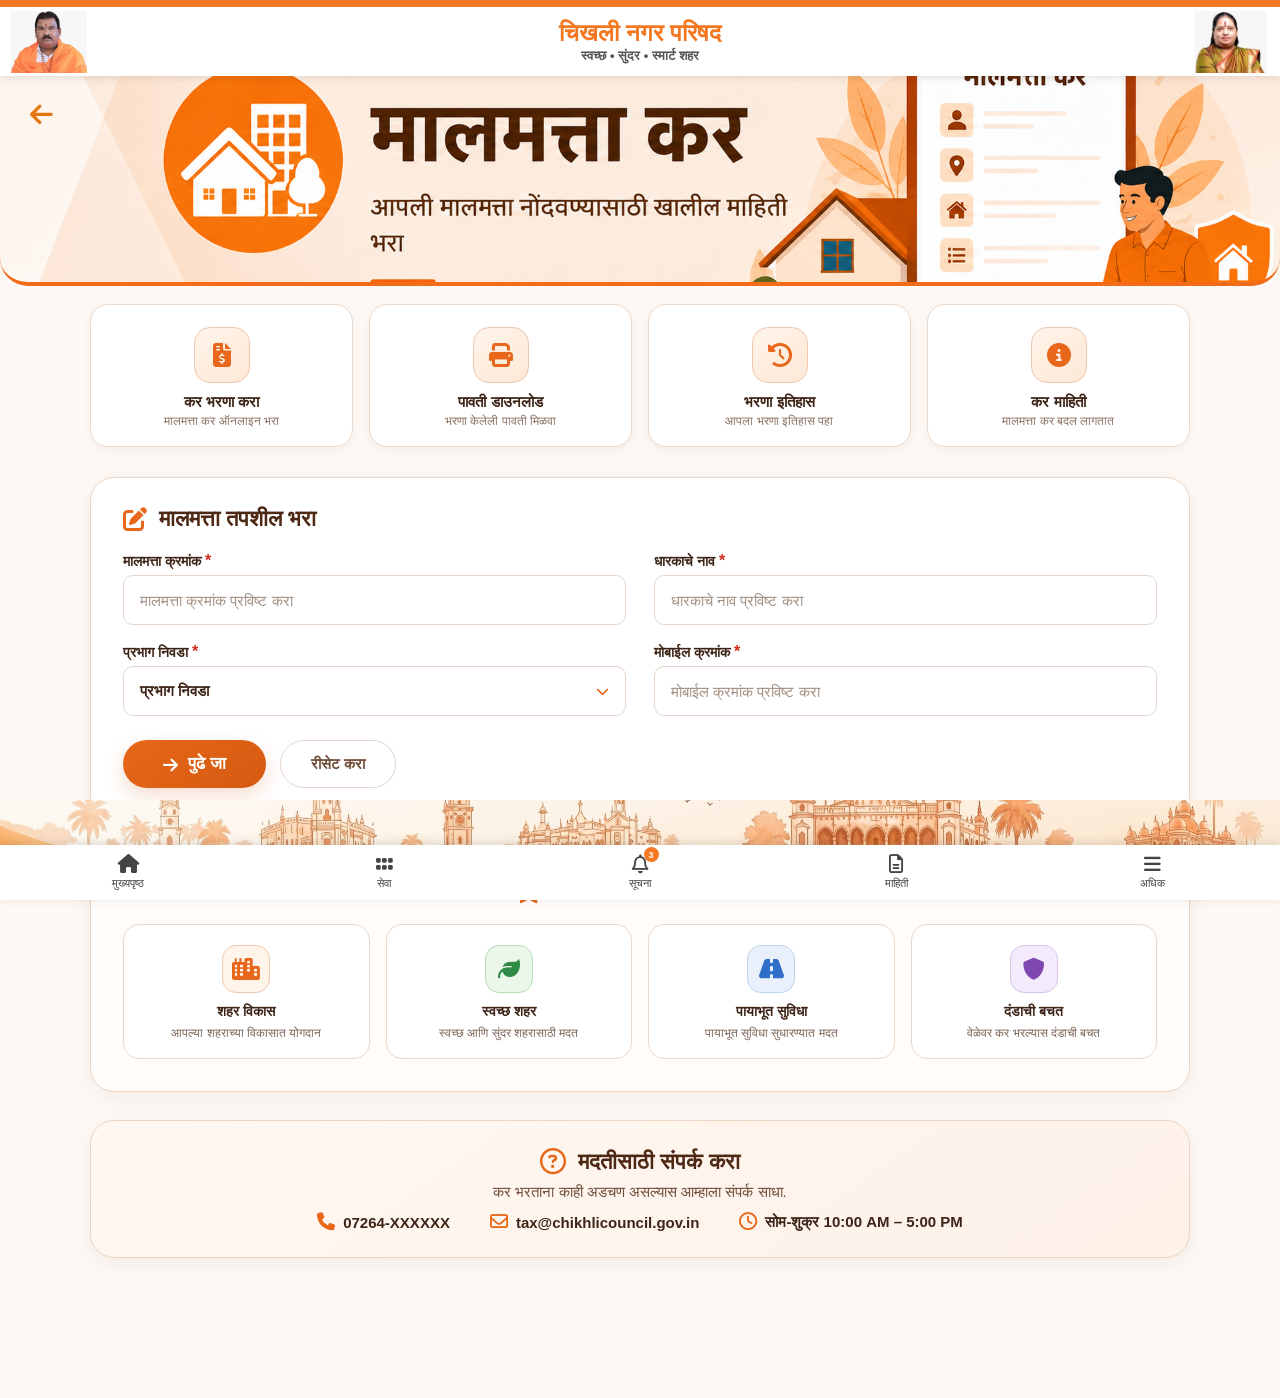
<file: complaint.html>
<!DOCTYPE html>
<html lang="mr">

<head>
    <meta charset="UTF-8">
    <meta name="viewport" content="width=device-width, initial-scale=1.0">

    <title>मालमत्ता कर | चिखली नगर परिषद</title>

    <link rel="stylesheet"
        href="https://cdnjs.cloudflare.com/ajax/libs/font-awesome/6.5.2/css/all.min.css">

    <style>
        /* ================================================
           RESET
        ================================================ */

        * {
            margin: 0;
            padding: 0;
            box-sizing: border-box;
        }

        html {
            scroll-behavior: smooth;
        }

        body {
            font-family: "Noto Sans Devanagari", "Segoe UI", "Poppins", sans-serif;
            min-height: 100vh;
            color: #2c1a0e;
            background: #fdf8f4;
        }

        .container {
            max-width: 1140px;
            margin: 0 auto;
            padding: 18px 20px 40px;
        }


        /* ================================================
           SIMPLE BACK ARROW
        ================================================ */

        .back-arrow {
            display: inline-flex;
            align-items: center;
            justify-content: center;

            width: 44px;
            height: 44px;

            margin-bottom: 18px;

            background: #fff;
            color: #e8671a;

            border: 1.5px solid #e6d5c8;
            border-radius: 50%;

            font-size: 18px;

            text-decoration: none;

            box-shadow: 0 3px 10px rgba(80, 38, 15, 0.06);

            transition: all 0.25s ease;
        }

        .back-arrow:hover {
            background: #fff4ea;
            border-color: #e8671a;
            transform: translateX(-3px);
            box-shadow: 0 5px 15px rgba(80, 38, 15, 0.10);
        }


        /* ================================================
           HERO / PROPERTY TAX HEADER
        ================================================ */

        .hero-section {
            background: linear-gradient(145deg, #fff8f2, #fff0e4);
            border-radius: 24px;
            border: 1.5px solid #ebd4c2;

            padding: 32px 36px 28px;
            margin-bottom: 28px;

            box-shadow: 0 6px 20px rgba(80, 38, 15, 0.06);

            position: relative;
            overflow: hidden;
        }

        .hero-section::before {
            content: "";

            position: absolute;
            right: -40px;
            top: -40px;

            width: 200px;
            height: 200px;

            background: linear-gradient(135deg, #f7b27a, #f0944a);

            clip-path: circle(50%);
            opacity: 0.08;
        }

        .hero-section::after {
            content: "";

            position: absolute;
            left: -60px;
            bottom: -60px;

            width: 180px;
            height: 180px;

            background: linear-gradient(135deg, #e8671a, #d45a10);

            clip-path: circle(50%);
            opacity: 0.06;
        }

        .hero-content {
            position: relative;
            z-index: 2;

            display: flex;
            flex-wrap: wrap;

            align-items: center;
            justify-content: space-between;

            gap: 20px;
        }

        .hero-left h2 {
            font-size: 32px;
            font-weight: 900;

            color: #4d2814;

            line-height: 1.2;
            margin-bottom: 4px;
        }

        .hero-left h2 span {
            color: #e8671a;
        }

        .hero-left p {
            font-size: 16px;
            color: #6f4c38;

            font-weight: 500;

            margin-bottom: 8px;
        }

        .hero-left .badge-list {
            display: flex;
            flex-wrap: wrap;

            gap: 12px 20px;
            margin-top: 6px;
        }

        .hero-left .badge-list .b-item {
            display: flex;
            align-items: center;

            gap: 6px;

            font-size: 13px;
            font-weight: 600;

            color: #5a3d2e;

            background: rgba(255, 255, 255, 0.7);

            padding: 4px 14px 4px 10px;

            border-radius: 30px;

            border: 1px solid #f0d5c0;
        }

        .hero-left .badge-list .b-item i {
            color: #e8671a;
            font-size: 14px;
        }


        /* ================================================
           PRIMARY BUTTON
        ================================================ */
.hero-right .btn-primary {
    display: inline-flex;
    align-items: center;
    justify-content: center;

    gap: 12px;

    background: linear-gradient(145deg, #e8671a, #d45a10);
    color: #fff;

    border: 0;

    padding: 13px 34px;
    min-height: 48px;

    border-radius: 50px;

    font-size: 17px;
    font-weight: 800;

    cursor: pointer;

    box-shadow: 0 8px 22px rgba(212, 90, 16, 0.25);

    transition: 0.3s ease;

    text-decoration: none;

    font-family: inherit;

    line-height: 1;
}

/* Arrow */
.hero-right .btn-primary i {
    font-size: 21px;
    line-height: 1;

    display: inline-flex;
    align-items: center;
    justify-content: center;

    margin: 0;

    transform: translateY(1px);
}

/* Hover */
.hero-right .btn-primary:hover {
    transform: translateY(-3px);

    box-shadow: 0 12px 30px rgba(212, 90, 16, 0.35);
}


/* MOBILE */
@media (max-width: 600px) {

    .hero-right .btn-primary {
        width: 100%;

        min-height: 46px;

        padding: 12px 24px;

        font-size: 16px;

        gap: 10px;
    }

    .hero-right .btn-primary i {
        font-size: 20px;
    }
}
       


        /* ================================================
           QUICK ACTION CARDS
        ================================================ */

        .action-grid {
            display: grid;

            grid-template-columns: repeat(4, 1fr);

            gap: 16px;

            margin-bottom: 30px;
        }

        .action-card {
            background: #fff;

            border-radius: 18px;

            border: 1.5px solid #e9d9cd;

            padding: 22px 16px 18px;

            text-align: center;

            transition: 0.3s ease;

            cursor: pointer;

            box-shadow: 0 4px 12px rgba(80, 38, 15, 0.04);

            text-decoration: none;

            color: inherit;

            display: block;
        }

        .action-card:hover {
            transform: translateY(-5px);

            border-color: #e8a072;

            box-shadow: 0 10px 28px rgba(80, 38, 15, 0.08);
        }

        .action-card .ac-icon {
            width: 56px;
            height: 56px;

            margin: 0 auto 10px;

            border-radius: 16px;

            background: linear-gradient(145deg, #fff4ea, #fde8d6);

            display: flex;
            align-items: center;
            justify-content: center;

            font-size: 24px;

            color: #e8671a;

            border: 1px solid #f0c8ae;

            transition: 0.3s ease;
        }

        .action-card:hover .ac-icon {
            background: linear-gradient(145deg, #e8671a, #d45a10);

            color: #fff;

            border-color: #d45a10;
        }

        .action-card h4 {
            font-size: 15px;

            font-weight: 800;

            color: #3d2417;

            margin-bottom: 3px;
        }

        .action-card p {
            font-size: 12px;

            color: #8a7162;

            font-weight: 500;
        }


        /* ================================================
           FORM SECTION
        ================================================ */

        .form-section {
            background: #fff;

            border-radius: 24px;

            border: 1.5px solid #ebd4c2;

            padding: 28px 32px 32px;

            margin-bottom: 28px;

            box-shadow: 0 6px 20px rgba(80, 38, 15, 0.05);
        }

        .form-section .section-title {
            font-size: 22px;

            font-weight: 900;

            color: #4d2814;

            margin-bottom: 20px;

            display: flex;
            align-items: center;

            gap: 12px;
        }

        .form-section .section-title i {
            color: #e8671a;

            font-size: 24px;
        }

        .form-grid {
            display: grid;

            grid-template-columns: 1fr 1fr;

            gap: 18px 28px;
        }

        .form-group {
            display: flex;

            flex-direction: column;

            gap: 5px;
        }

        .form-group label {
            font-size: 14px;

            font-weight: 700;

            color: #3d2417;

            display: flex;
            align-items: center;

            gap: 4px;
        }

        .form-group label .required {
            color: #d42a1a;

            font-size: 16px;
        }


        /* ================================================
           INPUTS
        ================================================ */

        .form-group input {
            width: 100%;

            height: 50px;

            padding: 0 16px;

            border: 1.5px solid #e6d5c8;

            border-radius: 10px;

            background: #fff;

            color: #3d2417;

            font-family: "Noto Sans Devanagari", "Segoe UI", sans-serif;

            font-size: 15px;

            font-weight: 600;

            outline: none;

            transition: all 0.2s ease;
        }

        .form-group input::placeholder {
            color: #a28f82;

            font-weight: 500;
        }

        .form-group input:hover {
            border-color: #e8671a;

            background: #fffaf5;
        }

        .form-group input:focus {
            border-color: #e8671a;

            background: #fff;

            box-shadow:
                0 0 0 3px rgba(232, 103, 26, 0.10);
        }


        /* ================================================
           CUSTOM WARD DROPDOWN
        ================================================ */

        .custom-dropdown {
            position: relative;

            width: 100%;
        }

        .dropdown-btn {
            width: 100%;

            height: 50px;

            padding: 0 16px;

            background: #fff;

            border: 1.5px solid #e6d5c8;

            border-radius: 10px;

            color: #3d2417;

            font-family: "Noto Sans Devanagari", "Segoe UI", sans-serif;

            font-size: 15px;

            font-weight: 600;

            display: flex;

            align-items: center;

            justify-content: space-between;

            cursor: pointer;

            outline: none;

            transition: all 0.25s ease;
        }

        .dropdown-btn:hover {
            border-color: #e8671a;

            background: #fffaf5;
        }

        .custom-dropdown.active .dropdown-btn {
            border-color: #e8671a;

            box-shadow:
                0 0 0 3px rgba(232, 103, 26, 0.10);
        }

        .dropdown-btn i {
            color: #e8671a;

            font-size: 13px;

            transition: transform 0.25s ease;
        }

        .custom-dropdown.active .dropdown-btn i {
            transform: rotate(180deg);
        }


        /* OPTIONS BOX */

        .dropdown-options {
            position: absolute;

            top: calc(100% + 7px);

            left: 0;

            width: 100%;

            background: #fff;

            border: 1.5px solid #ead8ca;

            border-radius: 12px;

            padding: 6px;

            box-shadow:
                0 10px 30px rgba(80, 38, 15, 0.13);

            opacity: 0;

            visibility: hidden;

            transform: translateY(-8px);

            transition:
                opacity 0.2s ease,
                transform 0.2s ease,
                visibility 0.2s ease;

            z-index: 999;
        }

        .custom-dropdown.active .dropdown-options {
            opacity: 1;

            visibility: visible;

            transform: translateY(0);
        }

        .dropdown-option {
            padding: 11px 14px;

            border-radius: 8px;

            color: #4d2814;

            font-family: "Noto Sans Devanagari", "Segoe UI", sans-serif;

            font-size: 14px;

            font-weight: 600;

            cursor: pointer;

            transition: all 0.18s ease;
        }

        .dropdown-option:hover {
            background: #fff1e5;

            color: #e8671a;

            padding-left: 18px;
        }

        .dropdown-option.selected {
            background: #fff1e5;

            color: #e8671a;
        }


        /* ================================================
           FORM BUTTONS
        ================================================ */

        .form-actions {
            grid-column: 1 / -1;

            display: flex;

            gap: 14px;

            margin-top: 6px;

            flex-wrap: wrap;
        }

        .form-actions .btn-submit {
            padding: 14px 40px;

            background: linear-gradient(145deg, #e8671a, #d45a10);

            color: #fff;

            border: 0;

            border-radius: 50px;

            font-size: 17px;

            font-weight: 800;

            font-family: inherit;

            cursor: pointer;

            box-shadow: 0 8px 20px rgba(212, 90, 16, 0.20);

            transition: 0.3s ease;

            display: inline-flex;

            align-items: center;

            gap: 10px;
        }

        .form-actions .btn-submit:hover {
            transform: translateY(-3px);

            box-shadow: 0 12px 28px rgba(212, 90, 16, 0.30);
        }

        .form-actions .btn-reset {
            padding: 14px 30px;

            background: #fff;

            color: #6f4c38;

            border: 1.8px solid #e6d5c8;

            border-radius: 50px;

            font-size: 15px;

            font-weight: 700;

            font-family: inherit;

            cursor: pointer;

            transition: 0.3s ease;
        }

        .form-actions .btn-reset:hover {
            background: #f5ede7;

            border-color: #c9b4a6;
        }


        /* ================================================
           BENEFITS
        ================================================ */

        .benefits-section {
            background: #fffcf9;

            border-radius: 24px;

            border: 1.5px solid #ebd4c2;

            padding: 28px 32px 32px;

            margin-bottom: 28px;

            box-shadow: 0 6px 20px rgba(80, 38, 15, 0.05);
        }

        .benefits-section .section-title {
            font-size: 22px;

            font-weight: 900;

            color: #4d2814;

            margin-bottom: 20px;

            display: flex;

            align-items: center;

            gap: 12px;

            justify-content: center;

            text-align: center;
        }

        .benefits-section .section-title i {
            color: #e8671a;

            font-size: 26px;
        }

        .benefits-grid {
            display: grid;

            grid-template-columns: repeat(4, 1fr);

            gap: 16px;
        }

        .benefit-item {
            background: #fff;

            border-radius: 16px;

            border: 1.5px solid #e9d9cd;

            padding: 20px 14px 16px;

            text-align: center;

            transition: 0.3s ease;
        }

        .benefit-item:hover {
            transform: translateY(-4px);

            border-color: #e8a072;

            box-shadow: 0 8px 22px rgba(80, 38, 15, 0.06);
        }

        .benefit-item .bi-icon {
            width: 48px;

            height: 48px;

            margin: 0 auto 10px;

            border-radius: 14px;

            background: #fff4ea;

            display: flex;

            align-items: center;

            justify-content: center;

            font-size: 22px;

            color: #e8671a;

            border: 1px solid #f0c8ae;
        }

        .benefit-item:nth-child(2) .bi-icon {
            background: #eaf7ea;

            color: #2f8a46;

            border-color: #b8dbb8;
        }

        .benefit-item:nth-child(3) .bi-icon {
            background: #eaf0fb;

            color: #2f6fc9;

            border-color: #c0d4ed;
        }

        .benefit-item:nth-child(4) .bi-icon {
            background: #f3eafb;

            color: #7f47b0;

            border-color: #d8c5e8;
        }

        .benefit-item h4 {
            font-size: 14px;

            font-weight: 800;

            color: #3d2417;

            margin-bottom: 4px;
        }

        .benefit-item p {
            font-size: 12px;

            color: #7a6559;

            font-weight: 500;

            line-height: 1.5;
        }


        /* ================================================
           CONTACT
        ================================================ */

        .contact-section {
            background: linear-gradient(145deg, #fff8f2, #fdf1e8);

            border-radius: 24px;

            border: 1.5px solid #ebd4c2;

            padding: 28px 32px 26px;

            text-align: center;

            box-shadow: 0 6px 20px rgba(80, 38, 15, 0.05);
        }

        .contact-section .section-title {
            font-size: 22px;

            font-weight: 900;

            color: #4d2814;

            display: flex;

            align-items: center;

            justify-content: center;

            gap: 12px;

            margin-bottom: 8px;
        }

        .contact-section .section-title i {
            color: #e8671a;

            font-size: 26px;
        }

        .contact-section p {
            font-size: 15px;

            color: #6f4c38;

            font-weight: 500;
        }

        .contact-section .contact-info {
            display: flex;

            justify-content: center;

            flex-wrap: wrap;

            gap: 20px 40px;

            margin-top: 12px;
        }

        .contact-section .contact-info .ci-item {
            display: flex;

            align-items: center;

            gap: 8px;

            font-size: 15px;

            font-weight: 600;

            color: #3d2417;
        }

        .contact-section .contact-info .ci-item i {
            color: #e8671a;

            font-size: 18px;
        }


        /* ================================================
           TABLET
        ================================================ */

        @media (max-width: 820px) {

            .gov-title h1 {
                font-size: 22px;
            }

            .hero-left h2 {
                font-size: 26px;
            }

            .action-grid {
                grid-template-columns: repeat(2, 1fr);
            }

            .benefits-grid {
                grid-template-columns: repeat(2, 1fr);
            }

            .form-grid {
                grid-template-columns: 1fr 1fr;
            }

            .hero-content {
                flex-direction: column;

                align-items: flex-start;
            }

            .hero-right {
                width: 100%;
            }

            .hero-right .btn-primary {
                width: 100%;

                justify-content: center;
            }
        }


        /* ================================================
           MOBILE
        ================================================ */

        @media (max-width: 600px) {

            .container {
                padding: 12px 14px 30px;
            }

            .back-arrow {
                width: 38px;

                height: 38px;

                margin-bottom: 14px;

                font-size: 16px;
            }

            .hero-section {
                padding: 20px 18px 18px;
            }

            .hero-left h2 {
                font-size: 22px;
            }

            .hero-left p {
                font-size: 14px;
            }

            .hero-left .badge-list .b-item {
                font-size: 11px;

                padding: 3px 12px 3px 8px;
            }

            .hero-right .btn-primary {
                font-size: 16px;

                padding: 12px 24px;

                width: 100%;

                justify-content: center;
            }

            .action-grid {
                grid-template-columns: 1fr 1fr;

                gap: 10px;
            }

            .action-card {
                padding: 16px 10px 14px;
            }

            .action-card .ac-icon {
                width: 44px;

                height: 44px;

                font-size: 20px;
            }

            .action-card h4 {
                font-size: 13px;
            }

            .action-card p {
                font-size: 11px;
            }

            .form-section {
                padding: 18px 16px 22px;
            }

            .form-section .section-title {
                font-size: 18px;
            }

            .form-grid {
                grid-template-columns: 1fr;

                gap: 14px;
            }

            .form-group label {
                font-size: 13px;
            }

            .form-group input {
                height: 46px;

                padding: 0 14px;

                font-size: 14px;

                border-radius: 10px;
            }

            .dropdown-btn {
                height: 46px;

                font-size: 14px;

                padding: 0 14px;

                border-radius: 10px;
            }

            .dropdown-option {
                padding: 10px 12px;

                font-size: 14px;
            }

            .form-actions {
                flex-direction: column;
            }

            .form-actions .btn-submit,
            .form-actions .btn-reset {
                width: 100%;

                justify-content: center;
            }

            .benefits-section {
                padding: 18px 16px 22px;
            }

            .benefits-section .section-title {
                font-size: 18px;
            }

            .benefits-grid {
                grid-template-columns: 1fr;

                gap: 12px;
            }

            .benefit-item {
                padding: 16px 12px;

                display: flex;

                align-items: center;

                gap: 14px;

                text-align: left;
            }

            .benefit-item .bi-icon {
                margin: 0;

                width: 40px;

                height: 40px;

                font-size: 18px;

                flex-shrink: 0;
            }

            .benefit-item h4 {
                font-size: 13px;

                margin-bottom: 2px;
            }

            .benefit-item p {
                font-size: 11px;
            }

            .contact-section {
                padding: 18px 16px 20px;
            }

            .contact-section .section-title {
                font-size: 18px;
            }

            .contact-section p {
                font-size: 13px;
            }

            .contact-section .contact-info {
                flex-direction: column;

                gap: 8px;

                align-items: center;
            }

            .contact-section .contact-info .ci-item {
                font-size: 13px;
            }
        }


        /* ================================================
           EXTRA SMALL
        ================================================ */

        @media (max-width: 400px) {

            .action-grid {
                grid-template-columns: 1fr 1fr;

                gap: 8px;
            }

            .action-card {
                padding: 12px 8px 10px;
            }

            .action-card .ac-icon {
                width: 38px;

                height: 38px;

                font-size: 17px;
            }

            .action-card h4 {
                font-size: 12px;
            }

            .action-card p {
                font-size: 10px;
            }

            .hero-left h2 {
                font-size: 19px;
            }
        }

        /* =========================================================
           CARD HEADER - FULL WIDTH, NO MARGIN
        ========================================================= */

        .card-header {
            position: sticky !important;
            top: 0 !important;

            width: 100% !important;
            height: 210px !important;

            margin: 0 !important;
            padding: 0 !important;

            background-image: url("images/malmatta.png");
            background-repeat: no-repeat;
            background-size: cover;
            background-position: center;

            border: 0 !important;
            border-bottom: 4px solid #f26b18 !important;

            border-radius: 0 0 28px 28px !important;

            overflow: hidden;

            z-index: 100 !important;
        }


        /* =========================================================
           BACK ARROW
           ONLY ARROW — NO WHITE BACKGROUND
        ========================================================= */

        .complaint-header {
            position: sticky !important;
        }

        .header-back-btn {
            position: absolute !important;

            top: 18px !important;
            left: 20px !important;

            width: 42px !important;
            height: 42px !important;

            display: flex !important;
            align-items: center !important;
            justify-content: center !important;

            background: transparent !important;

            color: #e5760e !important;

            border: none !important;
            border-radius: 0 !important;

            text-decoration: none !important;

            font-size: 26px !important;

            box-shadow: none !important;

            z-index: 9999 !important;

            cursor: pointer;

            transition: all .25s ease;
        }

        .header-back-btn:hover {
            background: transparent !important;

            color: #ffe1cc !important;

            transform: translateX(-4px);
        }

        .header-back-btn:active {
            background: transparent !important;

            transform: translateX(-2px) scale(.92);
        }

        .header-back-btn i {
            pointer-events: none;
        }


        /* =========================================================
           RESPONSIVE 768px
        ========================================================= */

        @media (max-width: 768px) {

            .card-header {
                height: 165px !important;

                border-radius: 0 0 22px 22px !important;
            }

            .header-back-btn {
                top: 14px !important;
                left: 14px !important;

                width: 38px !important;
                height: 38px !important;

                font-size: 23px !important;
            }
        }


        /* =========================================================
           RESPONSIVE 650px
        ========================================================= */

        @media (max-width: 650px) {

            .card-header {
                height: 145px !important;

                border-radius: 0 0 18px 18px !important;
            }

            .header-back-btn {
                top: 10px !important;
                left: 10px !important;

                width: 34px !important;
                height: 34px !important;

                font-size: 21px !important;
            }
        }


        /* =========================================================
           RESPONSIVE 480px
        ========================================================= */

        @media (max-width: 480px) {

            .card-header {
                height: 132px !important;
            }

            .header-back-btn {
                top: 9px !important;
                left: 9px !important;

                width: 32px !important;
                height: 32px !important;

                font-size: 20px !important;
            }
        }


        /* =========================================================
           VERY SMALL MOBILE
        ========================================================= */

        @media (max-width: 390px) {

            .card-header {
                height: 125px !important;
            }

            .header-back-btn {
                top: 8px !important;
                left: 8px !important;

                width: 30px !important;
                height: 30px !important;

                font-size: 18px !important;
            }
        }


        /* =========================================================
           REDUCED MOTION
        ========================================================= */

        @media (prefers-reduced-motion: reduce) {

            html {
                scroll-behavior: auto;
            }

            *,
            *::before,
            *::after {
                animation-duration: .01ms !important;
                animation-iteration-count: 1 !important;
                transition-duration: .01ms !important;
            }
        }
    </style>
</head>


<body>

    <!-- ================================================
         HEADER - FULL WIDTH (container च्या बाहेर)
    ================================================ -->

    <div class="card-header complaint-header">

        <!-- BACK BUTTON -->
        <a href="javascript:history.back();"
           class="header-back-btn"
           title="मागे जा"
           aria-label="मागे जा">

            <i class="fa-solid fa-arrow-left"></i>

        </a>

    </div>


    <!-- ================================================
         MAIN CONTAINER
    ================================================ -->

    <div class="container">

        <!-- ================================================
             QUICK ACTION CARDS
        ================================================ -->

        <div class="action-grid">

            <!-- CLICK → FORM -->

            <a href="#tax-form" class="action-card">

                <div class="ac-icon">
                    <i class="fa-solid fa-file-invoice-dollar"></i>
                </div>

                <h4>कर भरणा करा</h4>

                <p>
                    मालमत्ता कर ऑनलाइन भरा
                </p>

            </a>


            <a href="#" class="action-card">

                <div class="ac-icon">
                    <i class="fa-solid fa-print"></i>
                </div>

                <h4>पावती डाउनलोड</h4>

                <p>
                    भरणा केलेली पावती मिळवा
                </p>

            </a>


            <a href="#" class="action-card">

                <div class="ac-icon">
                    <i class="fa-solid fa-clock-rotate-left"></i>
                </div>

                <h4>भरणा इतिहास</h4>

                <p>
                    आपला भरणा इतिहास पहा
                </p>

            </a>


            <a href="#" class="action-card">

                <div class="ac-icon">
                    <i class="fa-solid fa-circle-info"></i>
                </div>

                <h4>कर माहिती</h4>

                <p>
                    मालमत्ता कर बदल लागतात
                </p>

            </a>

        </div>


        <!-- ================================================
             FORM SECTION
        ================================================ -->

        <div class="form-section" id="tax-form">

            <div class="section-title">

                <i class="fa-solid fa-pen-to-square"></i>

                मालमत्ता तपशील भरा

            </div>


            <form>

                <div class="form-grid">


                    <!-- मालमत्ता क्रमांक -->

                    <div class="form-group">

                        <label>
                            मालमत्ता क्रमांक
                            <span class="required">*</span>
                        </label>

                        <input
                            type="text"
                            name="property_number"
                            placeholder="मालमत्ता क्रमांक प्रविष्ट करा"
                            required
                        >

                    </div>


                    <!-- धारकाचे नाव -->

                    <div class="form-group">

                        <label>
                            धारकाचे नाव
                            <span class="required">*</span>
                        </label>

                        <input
                            type="text"
                            name="owner_name"
                            placeholder="धारकाचे नाव प्रविष्ट करा"
                            required
                        >

                    </div>


                    <!-- प्रभाग -->

                    <div class="form-group">

                        <label>
                            प्रभाग निवडा
                            <span class="required">*</span>
                        </label>


                        <div class="custom-dropdown">

                            <button
                                type="button"
                                class="dropdown-btn"
                            >

                                <span class="selected-text">
                                    प्रभाग निवडा
                                </span>

                                <i class="fa-solid fa-chevron-down"></i>

                            </button>


                            <div class="dropdown-options">

                                <div
                                    class="dropdown-option"
                                    data-value="1"
                                >
                                    प्रभाग क्र. १
                                </div>


                                <div
                                    class="dropdown-option"
                                    data-value="2"
                                >
                                    प्रभाग क्र. २
                                </div>


                                <div
                                    class="dropdown-option"
                                    data-value="3"
                                >
                                    प्रभाग क्र. ३
                                </div>


                                <div
                                    class="dropdown-option"
                                    data-value="4"
                                >
                                    प्रभाग क्र. ४
                                </div>


                                <div
                                    class="dropdown-option"
                                    data-value="5"
                                >
                                    प्रभाग क्र. ५
                                </div>

                            </div>

                        </div>

                    </div>


                    <!-- मोबाईल क्रमांक -->

                    <div class="form-group">

                        <label>
                            मोबाईल क्रमांक
                            <span class="required">*</span>
                        </label>

                        <input
                            type="tel"
                            name="mobile"
                            placeholder="मोबाईल क्रमांक प्रविष्ट करा"
                            maxlength="10"
                            required
                        >

                    </div>


                    <!-- BUTTONS -->

                    <div class="form-actions">

                        <button
                            type="submit"
                            class="btn-submit"
                        >

                            <i class="fa-solid fa-arrow-right"></i>

                            पुढे जा

                        </button>


                        <button
                            type="reset"
                            class="btn-reset"
                        >
                            रीसेट करा
                        </button>

                    </div>

                </div>

            </form>

        </div>


        <!-- ================================================
             BENEFITS
        ================================================ -->

        <div class="benefits-section">

            <div class="section-title">

                <i class="fa-regular fa-star"></i>

                मालमत्ता कर भरण्याचे फायदे

            </div>


            <div class="benefits-grid">


                <div class="benefit-item">

                    <div class="bi-icon">
                        <i class="fa-solid fa-city"></i>
                    </div>

                    <div>
                        <h4>शहर विकास</h4>

                        <p>
                            आपल्या शहराच्या विकासात योगदान
                        </p>
                    </div>

                </div>


                <div class="benefit-item">

                    <div class="bi-icon">
                        <i class="fa-solid fa-leaf"></i>
                    </div>

                    <div>
                        <h4>स्वच्छ शहर</h4>

                        <p>
                            स्वच्छ आणि सुंदर शहरासाठी मदत
                        </p>
                    </div>

                </div>


                <div class="benefit-item">

                    <div class="bi-icon">
                        <i class="fa-solid fa-road"></i>
                    </div>

                    <div>
                        <h4>पायाभूत सुविधा</h4>

                        <p>
                            पायाभूत सुविधा सुधारण्यात मदत
                        </p>
                    </div>

                </div>


                <div class="benefit-item">

                    <div class="bi-icon">
                        <i class="fa-solid fa-shield"></i>
                    </div>

                    <div>
                        <h4>दंडाची बचत</h4>

                        <p>
                            वेळेवर कर भरल्यास दंडाची बचत
                        </p>
                    </div>

                </div>

            </div>

        </div>


        <!-- ================================================
             CONTACT
        ================================================ -->

        <div class="contact-section">

            <div class="section-title">

                <i class="fa-regular fa-circle-question"></i>

                मदतीसाठी संपर्क करा

            </div>

            <p>
                कर भरताना काही अडचण असल्यास आम्हाला संपर्क साधा.
            </p>


            <div class="contact-info">

                <span class="ci-item">

                    <i class="fa-solid fa-phone"></i>

                    07264-XXXXXX

                </span>


                <span class="ci-item">

                    <i class="fa-regular fa-envelope"></i>

                    tax@chikhlicouncil.gov.in

                </span>


                <span class="ci-item">

                    <i class="fa-regular fa-clock"></i>

                    सोम-शुक्र 10:00 AM – 5:00 PM

                </span>

            </div>

        </div>

    </div>


    <!-- ================================================
         JAVASCRIPT
    ================================================ -->

    <script>

        document.addEventListener("DOMContentLoaded", function () {

            /* =========================================
               WARD DROPDOWN
            ========================================= */

            const dropdown =
                document.querySelector(".custom-dropdown");

            const button =
                dropdown.querySelector(".dropdown-btn");

            const selectedText =
                dropdown.querySelector(".selected-text");

            const options =
                dropdown.querySelectorAll(".dropdown-option");


            button.addEventListener("click", function (e) {

                e.stopPropagation();

                dropdown.classList.toggle("active");

            });


            options.forEach(option => {

                option.addEventListener("click", function (e) {

                    e.stopPropagation();

                    selectedText.textContent =
                        this.textContent.trim();

                    options.forEach(item => {

                        item.classList.remove("selected");

                    });

                    this.classList.add("selected");

                    dropdown.classList.remove("active");

                });

            });


            document.addEventListener("click", function () {

                dropdown.classList.remove("active");

            });


            /* =========================================
               KAR BHARNA → FORM
            ========================================= */

            const taxButtons =
                document.querySelectorAll('a[href="#tax-form"]');


            taxButtons.forEach(button => {

                button.addEventListener("click", function (e) {

                    e.preventDefault();

                    const form =
                        document.getElementById("tax-form");

                    form.scrollIntoView({
                        behavior: "smooth",
                        block: "start"
                    });

                    /* Automatically focus first field */

                    setTimeout(function () {

                        const firstInput =
                            form.querySelector("input");

                        if (firstInput) {
                            firstInput.focus();
                        }

                    }, 600);

                });

            });

        });

    </script>


    <script src="common.js"></script>

</body>

</html>
</file>
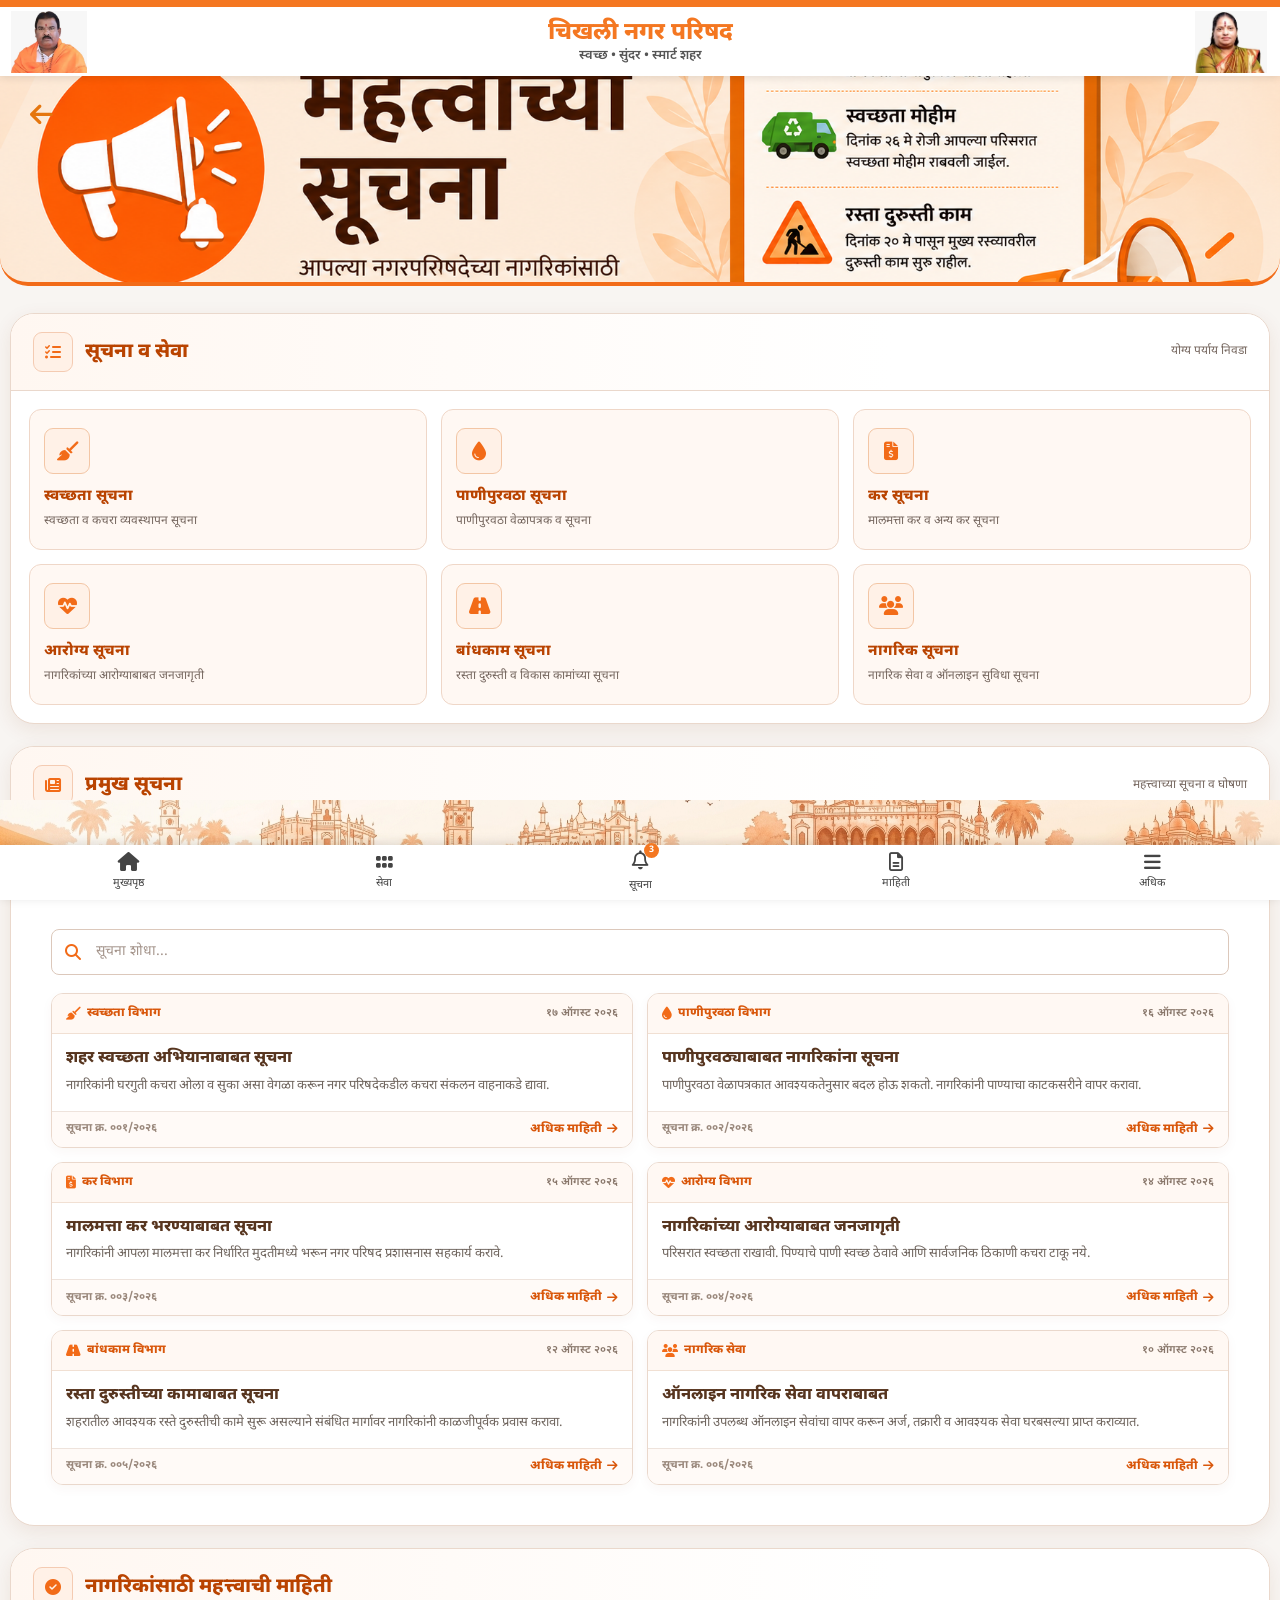
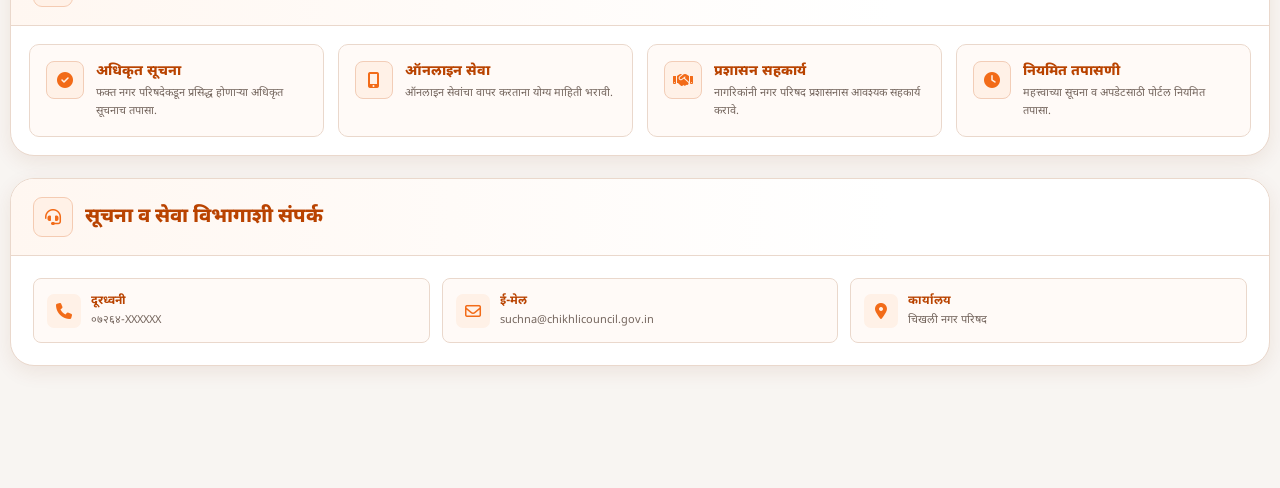
<file: mahatvachya-suchna.html>
<!DOCTYPE html>
<html lang="mr">

<head>

    <meta charset="UTF-8">
    <meta name="viewport" content="width=device-width, initial-scale=1.0">

    <meta name="description" content="चिखली नगर परिषद - महत्त्वाच्या सूचना व सेवा">

    <title>सूचना व सेवा | चिखली नगर परिषद</title>

    <!-- Google Font -->
    <link rel="preconnect" href="https://fonts.googleapis.com">
    <link rel="preconnect" href="https://fonts.gstatic.com" crossorigin>

    <link
        href="https://fonts.googleapis.com/css2?family=Noto+Sans+Devanagari:wght@400;500;600;700;800&display=swap"
        rel="stylesheet">

    <!-- Font Awesome -->
    <link
        rel="stylesheet"
        href="https://cdnjs.cloudflare.com/ajax/libs/font-awesome/6.5.2/css/all.min.css">

<style>

/* =========================================================
   ORANGE GOVERNMENT THEME
========================================================= */

:root {
    --orange: #f26b18;
    --orange-dark: #d9570b;
    --orange-deep: #b94300;
    --orange-light: #fff1e7;
    --orange-soft: #fff8f3;

    --text: #3d2b22;
    --muted: #75665e;

    --border: #ead8cc;

    --bg: #f8f5f2;
    --white: #ffffff;

    --success: #18794e;
    --danger: #b42318;

    --shadow: 0 6px 20px rgba(120, 55, 20, .09);

    --radius: 12px;
}


/* =========================================================
   RESET
========================================================= */

* {
    box-sizing: border-box;
    margin: 0;
    padding: 0;
}

html {
    scroll-behavior: smooth;
}

body {
    font-family: "Noto Sans Devanagari", sans-serif;
    background: var(--bg);
    color: var(--text);
    line-height: 1.6;
    overflow-x: hidden;
}

a {
    color: inherit;
}

button,
input,
select,
textarea {
    font: inherit;
}


/* =========================================================
   CARD HEADER
========================================================= */

.card-header {
    position: sticky !important;
    top: 0 !important;

    width: 100% !important;
    height: 210px !important;

    margin: 0 0 27px 0 !important;

    background-image: url("images/suchna.png");
    background-repeat: no-repeat;
    background-size: cover;
    background-position: center;

    border: 0 !important;
    border-bottom: 4px solid var(--orange) !important;

    border-radius: 0 0 28px 28px;

    overflow: hidden;

    z-index: 100 !important;
}


/* =========================================================
   BACK ARROW
   ONLY ARROW — NO WHITE BACKGROUND
========================================================= */

.complaint-header {
    position: sticky !important;
}

.header-back-btn {
    position: absolute !important;

    top: 18px !important;
    left: 20px !important;

    width: 42px !important;
    height: 42px !important;

    display: flex !important;
    align-items: center !important;
    justify-content: center !important;

    background: transparent !important;

    color: #e5760e !important;

    border: none !important;
    border-radius: 0 !important;

    text-decoration: none !important;

    font-size: 26px !important;

    box-shadow: none !important;

    z-index: 9999 !important;

    cursor: pointer;

    transition: all .25s ease;
}

.header-back-btn:hover {
    background: transparent !important;

    color: #ffe1cc !important;

    transform: translateX(-4px);
}

.header-back-btn:active {
    background: transparent !important;

    transform: translateX(-2px) scale(.92);
}

.header-back-btn i {
    pointer-events: none;
}


/* =========================================================
   SECTION
========================================================= */

.section {
    background: var(--white);

    border: 1px solid var(--border);

    border-radius: 24px;

    box-shadow: var(--shadow);

    margin: 0 10px 22px;

    overflow: hidden;
}


/* =========================================================
   SECTION HEADER
========================================================= */

.section-head {
    display: flex;
    align-items: center;

    gap: 12px;

    padding: 18px 22px;

    border-bottom: 1px solid var(--border);

    background:
        linear-gradient(
            90deg,
            #fff7f1 0%,
            #ffffff 70%
        );
}

.section-head i {
    width: 40px;
    height: 40px;

    display: grid;
    place-items: center;

    background: var(--orange-light);

    color: var(--orange);

    border: 1px solid #f4cbb2;

    border-radius: 9px;

    flex-shrink: 0;
}

.section-head h3 {
    color: var(--orange-deep);

    font-size: 20px;

    font-weight: 800;
}

.section-head p {
    margin-left: auto;

    color: var(--muted);

    font-size: 12px;
}


/* =========================================================
   SERVICES
========================================================= */

.services {
    display: grid;

    grid-template-columns: repeat(3, 1fr);

    gap: 14px;

    padding: 18px;
}

.service-card {
    display: block;

    padding: 18px 14px;

    background: var(--orange-soft);

    border: 1px solid #efd7c8;

    border-radius: 12px;

    text-decoration: none;

    transition: .25s ease;

    cursor: pointer;
}

.service-card:hover {
    border-color: var(--orange);

    background: #fff3e9;

    box-shadow:
        0 8px 22px rgba(242,107,24,.12);

    transform: translateY(-3px);
}

.service-icon {
    width: 46px;
    height: 46px;

    display: grid;
    place-items: center;

    background: var(--orange-light);

    color: var(--orange);

    border: 1px solid #f3c6a5;

    border-radius: 9px;

    margin-bottom: 11px;
}

.service-icon i {
    font-size: 19px;
}

.service-card h4 {
    color: var(--orange-deep);

    font-size: 15px;

    font-weight: 800;

    margin-bottom: 3px;
}

.service-card p {
    color: var(--muted);

    font-size: 12px;
}


/* =========================================================
   SEARCH
========================================================= */

.search-box {
    padding: 14px 18px 18px;
}

.search-inner {
    position: relative;

    width: 100%;
}

.search-inner i {
    position: absolute;

    left: 14px;
    top: 50%;

    transform: translateY(-50%);

    color: var(--orange);

    font-size: 16px;
}

.search-inner input {
    width: 100%;

    min-height: 46px;

    padding: 10px 14px 10px 44px;

    border: 1px solid #dcc8bb;

    border-radius: 8px;

    background: #ffffff;

    color: var(--text);

    outline: none;

    transition: .2s ease;

    font-size: 14px;
}

.search-inner input::placeholder {
    color: #a4948b;
}

.search-inner input:hover {
    border-color: #d5a98c;
}

.search-inner input:focus {
    border-color: var(--orange);

    box-shadow:
        0 0 0 3px rgba(242,107,24,.12);

    background: #fffdfb;
}


/* =========================================================
   NOTICE GRID
========================================================= */

.notice-grid {
    display: grid;

    grid-template-columns: repeat(2, 1fr);

    gap: 14px;

    padding: 0 18px 18px;
}

.notice-card {
    background: var(--white);

    border: 1px solid var(--border);

    border-radius: 12px;

    overflow: hidden;

    transition: .25s ease;

    box-shadow: 0 4px 12px rgba(120,55,20,.04);
}

.notice-card:hover {
    border-color: var(--orange);

    transform: translateY(-3px);

    box-shadow:
        0 8px 22px rgba(242,107,24,.10);
}

.notice-top {
    display: flex;

    align-items: center;

    justify-content: space-between;

    gap: 10px;

    padding: 10px 14px;

    background: var(--orange-soft);

    border-bottom: 1px solid #f1e0d3;
}

.notice-type {
    display: inline-flex;

    align-items: center;

    gap: 6px;

    color: var(--orange-dark);

    font-size: 12px;

    font-weight: 800;
}

.notice-type i {
    color: var(--orange);

    font-size: 13px;
}

.notice-date {
    color: #88766a;

    font-size: 11px;

    font-weight: 600;
}

.notice-body {
    padding: 14px;
}

.notice-body h4 {
    color: #57351f;

    font-size: 16px;

    font-weight: 800;

    line-height: 1.4;

    margin-bottom: 5px;
}

.notice-body p {
    color: #70665f;

    font-size: 13px;

    line-height: 1.6;
}

.notice-footer {
    display: flex;

    align-items: center;

    justify-content: space-between;

    padding: 8px 14px;

    border-top: 1px solid #eee3dc;

    background: #fffaf7;
}

.notice-number {
    color: #9a887c;

    font-size: 11px;

    font-weight: 700;
}

.read-more {
    display: inline-flex;

    align-items: center;

    gap: 5px;

    color: var(--orange-dark);

    font-size: 12px;

    font-weight: 800;

    cursor: pointer;
}

.read-more:hover {
    color: #8f3900;
}

.no-result {
    display: none;

    padding: 30px;

    text-align: center;

    color: #81736b;

    background: white;

    border: 1px solid var(--border);

    border-radius: 12px;

    margin: 0 18px 18px;
}

.no-result i {
    display: block;

    color: #e8a66e;

    font-size: 32px;

    margin-bottom: 8px;
}


/* =========================================================
   FORM
========================================================= */

.form-body {
    padding: 22px;
}


/* =========================================================
   NOTICE
========================================================= */

.notice-box {
    display: flex;

    align-items: flex-start;

    gap: 10px;

    padding: 13px 15px;

    margin-bottom: 20px;

    background: #fff8f3;

    border: 1px solid #efd8ca;

    border-left: 4px solid var(--orange);

    color: #66544b;

    font-size: 13px;

    border-radius: 7px;
}

.notice-box i {
    color: var(--orange);

    margin-top: 4px;
}


/* =========================================================
   FORM GRID
========================================================= */

.form-grid {
    display: grid;

    grid-template-columns: repeat(2, 1fr);

    gap: 18px 20px;
}

.form-group {
    display: flex;

    flex-direction: column;

    gap: 6px;
}

.full-width {
    grid-column: 1 / -1;
}

.form-group label {
    color: #5b2d18;

    font-size: 13px;

    font-weight: 700;
}

.required {
    color: var(--danger);
}


/* =========================================================
   INPUTS
========================================================= */

.field-control {
    width: 100%;

    min-height: 48px;

    padding: 10px 13px;

    border: 1px solid #dcc8bb;

    border-radius: 8px;

    background: #ffffff;

    color: var(--text);

    outline: none;

    transition: .2s ease;
}

.field-control::placeholder {
    color: #a4948b;
}

.field-control:hover {
    border-color: #d5a98c;
}

.field-control:focus {
    border-color: var(--orange);

    box-shadow:
        0 0 0 3px rgba(242,107,24,.12);

    background: #fffdfb;
}

textarea.field-control {
    min-height: 120px;

    resize: vertical;
}

select.field-control {
    cursor: pointer;
}

.help-text {
    color: #88776d;

    font-size: 11px;
}


/* =========================================================
   UPLOAD
========================================================= */

.upload-box {
    border: 1px dashed #d5b5a2;

    border-radius: 9px;

    background: #fffaf7;

    padding: 14px;

    display: flex;

    align-items: center;

    justify-content: space-between;

    gap: 12px;

    flex-wrap: wrap;
}

.upload-info {
    color: var(--muted);

    font-size: 12px;
}

.upload-info i {
    color: var(--orange);
}

.file-label {
    display: inline-flex;

    align-items: center;

    gap: 7px;

    padding: 8px 14px;

    border: 1px solid #e3bda4;

    border-radius: 7px;

    background: #fff;

    color: var(--orange-dark);

    font-size: 12px;

    font-weight: 800;

    cursor: pointer;

    transition: .2s ease;
}

.file-label:hover {
    background: var(--orange-light);

    border-color: var(--orange);
}


/* =========================================================
   FORM BUTTONS
========================================================= */

.form-actions {
    grid-column: 1 / -1;

    display: flex;

    gap: 10px;

    padding-top: 18px;

    border-top: 1px solid var(--border);

    margin-top: 2px;
}

.btn {
    min-height: 46px;

    padding: 10px 20px;

    border-radius: 8px;

    font-size: 14px;

    font-weight: 800;

    cursor: pointer;

    transition: .2s ease;
}

.btn-primary {
    border: 1px solid var(--orange);

    background: var(--orange);

    color: #ffffff;

    box-shadow:
        0 4px 12px rgba(242,107,24,.16);
}

.btn-primary:hover {
    background: var(--orange-dark);

    border-color: var(--orange-dark);

    transform: translateY(-1px);

    box-shadow:
        0 6px 18px rgba(242,107,24,.22);
}

.btn-secondary {
    border: 1px solid #d7c8bf;

    background: #ffffff;

    color: #66564d;
}

.btn-secondary:hover {
    background: #fff5ee;

    border-color: #e3b89d;

    color: var(--orange-dark);
}


/* =========================================================
   BENEFITS
========================================================= */

.benefits {
    display: grid;

    grid-template-columns: repeat(4, 1fr);

    gap: 14px;

    padding: 18px;
}

.benefit {
    padding: 16px;

    border: 1px solid #ead8cc;

    border-radius: 10px;

    background: #fffaf7;

    display: flex;

    gap: 12px;

    align-items: flex-start;
}

.benefit-icon {
    width: 38px;
    height: 38px;

    flex: 0 0 auto;

    display: grid;

    place-items: center;

    border-radius: 8px;

    background: var(--orange-light);

    color: var(--orange);

    border: 1px solid #f2cdb7;
}

.benefit h4 {
    color: var(--orange-deep);

    font-size: 14px;

    font-weight: 800;

    margin-bottom: 2px;
}

.benefit p {
    color: var(--muted);

    font-size: 11px;
}


/* =========================================================
   CONTACT
========================================================= */

.contact {
    padding: 22px;
}

.contact-grid {
    display: grid;

    grid-template-columns: repeat(3, 1fr);

    gap: 12px;
}

.contact-item {
    display: flex;

    align-items: center;

    gap: 10px;

    padding: 13px;

    border: 1px solid #ead8cc;

    border-radius: 8px;

    background: #fffaf7;
}

.contact-item i {
    width: 34px;
    height: 34px;

    display: grid;

    place-items: center;

    border-radius: 7px;

    background: var(--orange-light);

    color: var(--orange);
}

.contact-item strong {
    display: block;

    color: var(--orange-deep);

    font-size: 12px;
}

.contact-item span {
    display: block;

    color: var(--muted);

    font-size: 11px;

    word-break: break-word;
}


/* =========================================================
   CUSTOM DROPDOWN
========================================================= */

.custom-select-wrap {
    position: relative;

    width: 100%;
}

.custom-select-native {
    position: absolute !important;

    width: 1px !important;
    height: 1px !important;

    padding: 0 !important;
    margin: -1px !important;

    overflow: hidden !important;

    clip: rect(0,0,0,0) !important;

    white-space: nowrap !important;

    border: 0 !important;
}

.custom-select-trigger {
    width: 100%;

    min-height: 48px;

    padding: 10px 44px 10px 14px;

    border: 1px solid #dcc8bb;

    border-radius: 8px;

    background: linear-gradient(
        180deg,
        #ffffff 0%,
        #fff8f3 100%
    );

    color: var(--text);

    text-align: left;

    font-family: "Noto Sans Devanagari", sans-serif;

    font-size: 15px;

    font-weight: 500;

    cursor: pointer;

    position: relative;

    outline: none;

    transition: .2s ease;
}

.custom-select-trigger:hover {
    border-color: #dfa27c;

    background: #fffaf7;
}

.custom-select-wrap.open .custom-select-trigger {
    border-color: var(--orange);

    box-shadow:
        0 0 0 3px rgba(242,107,24,.12);

    background: #ffffff;
}

.custom-select-arrow {
    position: absolute;

    right: 15px;

    top: 50%;

    transform: translateY(-50%);

    color: #9b684d;

    font-size: 13px;

    pointer-events: none;

    transition: .25s ease;
}

.custom-select-wrap.open .custom-select-arrow {
    transform:
        translateY(-50%)
        rotate(180deg);

    color: var(--orange);
}

.custom-select-menu {
    position: absolute;

    z-index: 1000;

    left: 0;
    right: 0;

    top: calc(100% + 7px);

    max-height: 260px;

    overflow-y: auto;

    padding: 6px;

    border: 1px solid #e5c8b7;

    border-radius: 10px;

    background: rgba(255,255,255,.98);

    box-shadow:
        0 14px 35px rgba(120,55,20,.15),
        0 3px 10px rgba(120,55,20,.08);

    opacity: 0;

    visibility: hidden;

    transform:
        translateY(-8px)
        scale(.98);

    transform-origin: top center;

    transition:
        opacity .2s ease,
        transform .22s ease,
        visibility .22s;

    backdrop-filter: blur(8px);
}

.custom-select-wrap.open .custom-select-menu {
    opacity: 1;

    visibility: visible;

    transform:
        translateY(0)
        scale(1);
}

.custom-select-option {
    min-height: 40px;

    display: flex;

    align-items: center;

    padding: 8px 11px;

    border-radius: 7px;

    color: #5b321f;

    font-family: "Noto Sans Devanagari", sans-serif;

    font-size: 15px;

    font-weight: 500;

    cursor: pointer;

    transition: .15s ease;
}

.custom-select-option:hover {
    background: var(--orange-light);

    color: var(--orange-dark);

    transform: translateX(2px);
}

.custom-select-option.selected {
    background: #ffe3d1;

    color: var(--orange-dark);

    font-weight: 700;
}

.custom-select-option.selected::after {
    content: "✓";

    margin-left: auto;

    font-weight: 800;

    color: var(--orange);
}

.custom-select-menu::-webkit-scrollbar {
    width: 6px;
}

.custom-select-menu::-webkit-scrollbar-track {
    background: #fff2e9;

    border-radius: 10px;
}

.custom-select-menu::-webkit-scrollbar-thumb {
    background: #eabda0;

    border-radius: 10px;
}


/* =========================================================
   FOCUS
========================================================= */

:focus-visible {
    outline: 3px solid rgba(242,107,24,.25);

    outline-offset: 2px;
}


/* =========================================================
   RESPONSIVE 900px
========================================================= */

@media (max-width: 900px) {

    .services {
        grid-template-columns: repeat(2, 1fr);
    }

    .benefits {
        grid-template-columns: repeat(2, 1fr);
    }

    .contact-grid {
        grid-template-columns: 1fr;
    }
}


/* =========================================================
   RESPONSIVE 768px
========================================================= */

@media (max-width: 768px) {

    .card-header {
        height: 165px !important;

        border-radius:
            0 0 22px 22px;
    }

    .header-back-btn {
        top: 14px !important;
        left: 14px !important;

        width: 38px !important;
        height: 38px !important;

        font-size: 23px !important;
    }
}


/* =========================================================
   RESPONSIVE 650px
========================================================= */

@media (max-width: 650px) {

    .card-header {
        height: 145px !important;

        margin-bottom: 18px !important;

        border-radius:
            0 0 18px 18px;
    }

    .header-back-btn {
        top: 10px !important;
        left: 10px !important;

        width: 34px !important;
        height: 34px !important;

        font-size: 21px !important;
    }

    .section {
        margin-left: 8px;
        margin-right: 8px;

        border-radius: 18px;
    }

    .section-head {
        padding: 14px;
    }

    .section-head h3 {
        font-size: 17px;
    }

    .section-head p {
        display: none;
    }

    .services {
        grid-template-columns: 1fr 1fr;

        padding: 12px;

        gap: 10px;
    }

    .service-card {
        padding: 14px 11px;
    }

    .service-card h4 {
        font-size: 13px;
    }

    .service-card p {
        font-size: 10px;
    }

    .service-icon {
        width: 38px;
        height: 38px;

        margin-bottom: 8px;
    }

    .notice-grid {
        grid-template-columns: 1fr;

        padding: 0 12px 14px;

        gap: 10px;
    }

    .search-box {
        padding: 12px 12px 14px;
    }

    .form-body {
        padding: 14px;
    }

    .form-grid {
        grid-template-columns: 1fr;

        gap: 14px;
    }

    .full-width {
        grid-column: auto;
    }

    .form-actions {
        grid-column: auto;

        flex-direction: column;
    }

    .btn {
        width: 100%;
    }

    .benefits {
        grid-template-columns: 1fr 1fr;

        padding: 12px;

        gap: 10px;
    }

    .benefit {
        padding: 12px;

        gap: 8px;
    }

    .contact {
        padding: 14px;
    }

    .custom-select-menu {
        max-height: 220px;
    }

    .custom-select-option {
        font-size: 14px;

        min-height: 42px;
    }
}


/* =========================================================
   RESPONSIVE 480px
========================================================= */

@media (max-width: 480px) {

    .card-header {
        height: 132px !important;
    }

    .header-back-btn {
        top: 9px !important;
        left: 9px !important;

        width: 32px !important;
        height: 32px !important;

        font-size: 20px !important;
    }

    .services {
        grid-template-columns: 1fr 1fr;
    }

    .benefits {
        grid-template-columns: 1fr 1fr;
    }

    .service-card {
        min-height: 145px;
    }
}


/* =========================================================
   VERY SMALL MOBILE
========================================================= */

@media (max-width: 390px) {

    .services,
    .benefits {
        grid-template-columns: 1fr;
    }

    .service-card {
        min-height: auto;
    }
}


/* =========================================================
   REDUCED MOTION
========================================================= */

@media (prefers-reduced-motion: reduce) {

    html {
        scroll-behavior: auto;
    }

    *,
    *::before,
    *::after {
        animation-duration: .01ms !important;

        animation-iteration-count: 1 !important;

        transition-duration: .01ms !important;
    }
}

</style>



</head>


<body>


<!-- =====================================================
     HEADER IMAGE
===================================================== -->


<div class="card-header complaint-header">

    <!-- BACK BUTTON -->
    <a href="javascript:history.back();"
       class="header-back-btn"
       title="मागे जा"
       aria-label="मागे जा">

        <i class="fa-solid fa-arrow-left"></i>

    </a>

</div>



    <!-- =================================================
         INFORMATION SERVICES
    ================================================= -->

    <section
        class="section"
        aria-labelledby="services-title">


        <div class="section-head">

            <i
                class="fa-solid fa-list-check"
                aria-hidden="true">
            </i>

            <h3 id="services-title">
                सूचना व सेवा
            </h3>

            <p>
                योग्य पर्याय निवडा
            </p>

        </div>


        <div class="services">


            <!-- SERVICE 1 -->

            <a
                href="#notice-section"
                class="service-card"
                data-notice="स्वच्छता सूचना">

                <div class="service-icon">

                    <i class="fa-solid fa-broom"></i>

                </div>

                <h4>
                    स्वच्छता सूचना
                </h4>

                <p>
                    स्वच्छता व कचरा व्यवस्थापन सूचना
                </p>

            </a>



            <!-- SERVICE 2 -->

            <a
                href="#notice-section"
                class="service-card"
                data-notice="पाणीपुरवठा सूचना">

                <div class="service-icon">

                    <i class="fa-solid fa-droplet"></i>

                </div>

                <h4>
                    पाणीपुरवठा सूचना
                </h4>

                <p>
                    पाणीपुरवठा वेळापत्रक व सूचना
                </p>

            </a>



            <!-- SERVICE 3 -->

            <a
                href="#notice-section"
                class="service-card"
                data-notice="कर सूचना">

                <div class="service-icon">

                    <i class="fa-solid fa-file-invoice-dollar"></i>

                </div>

                <h4>
                    कर सूचना
                </h4>

                <p>
                    मालमत्ता कर व अन्य कर सूचना
                </p>

            </a>



            <!-- SERVICE 4 -->

            <a
                href="#notice-section"
                class="service-card"
                data-notice="आरोग्य सूचना">

                <div class="service-icon">

                    <i class="fa-solid fa-heart-pulse"></i>

                </div>

                <h4>
                    आरोग्य सूचना
                </h4>

                <p>
                    नागरिकांच्या आरोग्याबाबत जनजागृती
                </p>

            </a>



            <!-- SERVICE 5 -->

            <a
                href="#notice-section"
                class="service-card"
                data-notice="बांधकाम सूचना">

                <div class="service-icon">

                    <i class="fa-solid fa-road"></i>

                </div>

                <h4>
                    बांधकाम सूचना
                </h4>

                <p>
                    रस्ता दुरुस्ती व विकास कामांच्या सूचना
                </p>

            </a>



            <!-- SERVICE 6 -->

            <a
                href="#notice-section"
                class="service-card"
                data-notice="नागरिक सूचना">

                <div class="service-icon">

                    <i class="fa-solid fa-users"></i>

                </div>

                <h4>
                    नागरिक सूचना
                </h4>

                <p>
                    नागरिक सेवा व ऑनलाइन सुविधा सूचना
                </p>

            </a>


        </div>

    </section>



    <!-- =================================================
         NOTICE SECTION
    ================================================= -->

    <section
        class="section"
        id="notice-section"
        aria-labelledby="notice-title">


        <div class="section-head">

            <i
                class="fa-solid fa-newspaper"
                aria-hidden="true">
            </i>

            <h3 id="notice-title">
                प्रमुख सूचना
            </h3>

            <p>
                महत्त्वाच्या सूचना व घोषणा
            </p>

        </div>


        <div class="form-body">

            <!-- NOTICE BOX -->

            <div class="notice-box">

                <i class="fa-solid fa-circle-info"></i>

                <div>

                    <strong>सूचना:</strong>

                    नगर परिषदेकडून प्रसिद्ध करण्यात येणाऱ्या
                    अधिकृत सूचना नागरिकांनी नियमितपणे तपासाव्यात.
                    अनधिकृत माहितीवर विश्वास ठेवू नये.

                </div>

            </div>

            <!-- SEARCH -->

            <div class="search-box">

                <div class="search-inner">

                    <i class="fa-solid fa-magnifying-glass"></i>

                    <input
                        type="search"
                        id="noticeSearch"
                        placeholder="सूचना शोधा..."
                        autocomplete="off">

                </div>

            </div>

            <!-- NOTICE GRID -->

            <div class="notice-grid" id="noticeGrid">

                <!-- NOTICE 1 -->

                <div class="notice-card" data-title="स्वच्छता अभियान">

                    <div class="notice-top">

                        <span class="notice-type">

                            <i class="fa-solid fa-broom"></i>

                            स्वच्छता विभाग

                        </span>

                        <span class="notice-date">
                            १७ ऑगस्ट २०२६
                        </span>

                    </div>

                    <div class="notice-body">

                        <h4>
                            शहर स्वच्छता अभियानाबाबत सूचना
                        </h4>

                        <p>
                            नागरिकांनी घरगुती कचरा ओला व सुका असा
                            वेगळा करून नगर परिषदेकडील कचरा संकलन
                            वाहनाकडे द्यावा.
                        </p>

                    </div>

                    <div class="notice-footer">

                        <span class="notice-number">
                            सूचना क्र. ००१/२०२६
                        </span>

                        <span class="read-more">

                            अधिक माहिती

                            <i class="fa-solid fa-arrow-right"></i>

                        </span>

                    </div>

                </div>

                <!-- NOTICE 2 -->

                <div class="notice-card" data-title="पाणीपुरवठा">

                    <div class="notice-top">

                        <span class="notice-type">

                            <i class="fa-solid fa-droplet"></i>

                            पाणीपुरवठा विभाग

                        </span>

                        <span class="notice-date">
                            १६ ऑगस्ट २०२६
                        </span>

                    </div>

                    <div class="notice-body">

                        <h4>
                            पाणीपुरवठ्याबाबत नागरिकांना सूचना
                        </h4>

                        <p>
                            पाणीपुरवठा वेळापत्रकात आवश्यकतेनुसार
                            बदल होऊ शकतो. नागरिकांनी पाण्याचा
                            काटकसरीने वापर करावा.
                        </p>

                    </div>

                    <div class="notice-footer">

                        <span class="notice-number">
                            सूचना क्र. ००२/२०२६
                        </span>

                        <span class="read-more">

                            अधिक माहिती

                            <i class="fa-solid fa-arrow-right"></i>

                        </span>

                    </div>

                </div>

                <!-- NOTICE 3 -->

                <div class="notice-card" data-title="मालमत्ता कर">

                    <div class="notice-top">

                        <span class="notice-type">

                            <i class="fa-solid fa-file-invoice-dollar"></i>

                            कर विभाग

                        </span>

                        <span class="notice-date">
                            १५ ऑगस्ट २०२६
                        </span>

                    </div>

                    <div class="notice-body">

                        <h4>
                            मालमत्ता कर भरण्याबाबत सूचना
                        </h4>

                        <p>
                            नागरिकांनी आपला मालमत्ता कर निर्धारित
                            मुदतीमध्ये भरून नगर परिषद प्रशासनास
                            सहकार्य करावे.
                        </p>

                    </div>

                    <div class="notice-footer">

                        <span class="notice-number">
                            सूचना क्र. ००३/२०२६
                        </span>

                        <span class="read-more">

                            अधिक माहिती

                            <i class="fa-solid fa-arrow-right"></i>

                        </span>

                    </div>

                </div>

                <!-- NOTICE 4 -->

                <div class="notice-card" data-title="आरोग्य जनजागृती">

                    <div class="notice-top">

                        <span class="notice-type">

                            <i class="fa-solid fa-heart-pulse"></i>

                            आरोग्य विभाग

                        </span>

                        <span class="notice-date">
                            १४ ऑगस्ट २०२६
                        </span>

                    </div>

                    <div class="notice-body">

                        <h4>
                            नागरिकांच्या आरोग्याबाबत जनजागृती
                        </h4>

                        <p>
                            परिसरात स्वच्छता राखावी. पिण्याचे पाणी
                            स्वच्छ ठेवावे आणि सार्वजनिक ठिकाणी
                            कचरा टाकू नये.
                        </p>

                    </div>

                    <div class="notice-footer">

                        <span class="notice-number">
                            सूचना क्र. ००४/२०२६
                        </span>

                        <span class="read-more">

                            अधिक माहिती

                            <i class="fa-solid fa-arrow-right"></i>

                        </span>

                    </div>

                </div>

                <!-- NOTICE 5 -->

                <div class="notice-card" data-title="रस्ता दुरुस्ती">

                    <div class="notice-top">

                        <span class="notice-type">

                            <i class="fa-solid fa-road"></i>

                            बांधकाम विभाग

                        </span>

                        <span class="notice-date">
                            १२ ऑगस्ट २०२६
                        </span>

                    </div>

                    <div class="notice-body">

                        <h4>
                            रस्ता दुरुस्तीच्या कामाबाबत सूचना
                        </h4>

                        <p>
                            शहरातील आवश्यक रस्ते दुरुस्तीची कामे
                            सुरू असल्याने संबंधित मार्गावर नागरिकांनी
                            काळजीपूर्वक प्रवास करावा.
                        </p>

                    </div>

                    <div class="notice-footer">

                        <span class="notice-number">
                            सूचना क्र. ००५/२०२६
                        </span>

                        <span class="read-more">

                            अधिक माहिती

                            <i class="fa-solid fa-arrow-right"></i>

                        </span>

                    </div>

                </div>

                <!-- NOTICE 6 -->

                <div class="notice-card" data-title="ऑनलाइन सेवा">

                    <div class="notice-top">

                        <span class="notice-type">

                            <i class="fa-solid fa-users"></i>

                            नागरिक सेवा

                        </span>

                        <span class="notice-date">
                            १० ऑगस्ट २०२६
                        </span>

                    </div>

                    <div class="notice-body">

                        <h4>
                            ऑनलाइन नागरिक सेवा वापराबाबत
                        </h4>

                        <p>
                            नागरिकांनी उपलब्ध ऑनलाइन सेवांचा वापर
                            करून अर्ज, तक्रारी व आवश्यक सेवा
                            घरबसल्या प्राप्त कराव्यात.
                        </p>

                    </div>

                    <div class="notice-footer">

                        <span class="notice-number">
                            सूचना क्र. ००६/२०२६
                        </span>

                        <span class="read-more">

                            अधिक माहिती

                            <i class="fa-solid fa-arrow-right"></i>

                        </span>

                    </div>

                </div>

            </div>

            <!-- NO RESULT -->

            <div class="no-result" id="noResult">

                <i class="fa-regular fa-folder-open"></i>

                <strong>
                    सूचना उपलब्ध नाही
                </strong>

                <div>
                    तुमच्या शोधाशी जुळणारी सूचना सापडली नाही.
                </div>

            </div>

        </div>

    </section>



    <!-- =================================================
         BENEFITS
    ================================================= -->

    <section
        class="section"
        aria-labelledby="process-title">


        <div class="section-head">

            <i
                class="fa-solid fa-circle-check"
                aria-hidden="true">
            </i>

            <h3 id="process-title">
                नागरिकांसाठी महत्त्वाची माहिती
            </h3>

        </div>


        <div class="benefits">


            <div class="benefit">

                <div class="benefit-icon">

                    <i class="fa-solid fa-check-circle"></i>

                </div>

                <div>

                    <h4>
                        अधिकृत सूचना
                    </h4>

                    <p>
                        फक्त नगर परिषदेकडून प्रसिद्ध होणाऱ्या
                        अधिकृत सूचनाच तपासा.
                    </p>

                </div>

            </div>



            <div class="benefit">

                <div class="benefit-icon">

                    <i class="fa-solid fa-mobile-screen-button"></i>

                </div>

                <div>

                    <h4>
                        ऑनलाइन सेवा
                    </h4>

                    <p>
                        ऑनलाइन सेवांचा वापर करताना योग्य
                        माहिती भरावी.
                    </p>

                </div>

            </div>



            <div class="benefit">

                <div class="benefit-icon">

                    <i class="fa-solid fa-handshake"></i>

                </div>

                <div>

                    <h4>
                        प्रशासन सहकार्य
                    </h4>

                    <p>
                        नागरिकांनी नगर परिषद प्रशासनास
                        आवश्यक सहकार्य करावे.
                    </p>

                </div>

            </div>



            <div class="benefit">

                <div class="benefit-icon">

                    <i class="fa-solid fa-clock"></i>

                </div>

                <div>

                    <h4>
                        नियमित तपासणी
                    </h4>

                    <p>
                        महत्त्वाच्या सूचना व अपडेटसाठी
                        पोर्टल नियमित तपासा.
                    </p>

                </div>

            </div>


        </div>

    </section>



    <!-- =================================================
         CONTACT
    ================================================= -->

    <section
        class="section"
        aria-labelledby="contact-title">


        <div class="section-head">

            <i
                class="fa-solid fa-headset"
                aria-hidden="true">
            </i>

            <h3 id="contact-title">
                सूचना व सेवा विभागाशी संपर्क
            </h3>

        </div>


        <div class="contact">


            <div class="contact-grid">


                <div class="contact-item">

                    <i class="fa-solid fa-phone"></i>

                    <div>

                        <strong>
                            दूरध्वनी
                        </strong>

                        <span>
                            ०७२६४-XXXXXX
                        </span>

                    </div>

                </div>



                <div class="contact-item">

                    <i class="fa-regular fa-envelope"></i>

                    <div>

                        <strong>
                            ई-मेल
                        </strong>

                        <span>
                            suchna@chikhlicouncil.gov.in
                        </span>

                    </div>

                </div>



                <div class="contact-item">

                    <i class="fa-solid fa-location-dot"></i>

                    <div>

                        <strong>
                            कार्यालय
                        </strong>

                        <span>
                            चिखली नगर परिषद
                        </span>

                    </div>

                </div>


            </div>

        </div>

    </section>


</div>



<!-- =====================================================
     JAVASCRIPT
===================================================== -->

<script>


/* =========================================================
   SEARCH
========================================================= */

const searchInput =
    document.getElementById("noticeSearch");

const cards =
    document.querySelectorAll(".notice-card");

const noResult =
    document.getElementById("noResult");


searchInput.addEventListener(
    "input",
    function() {

        const value =
            this.value
            .toLowerCase()
            .trim();

        let visible = 0;

        cards.forEach(card => {

            const text =
                card.innerText
                .toLowerCase();

            if (text.includes(value)) {

                card.style.display = "block";

                visible++;

            } else {

                card.style.display = "none";

            }

        });

        if (visible === 0) {

            noResult.style.display = "block";

        } else {

            noResult.style.display = "none";

        }

    }
);


/* =========================================================
   SERVICE CARD -> NOTICE SECTION
========================================================= */

document
    .querySelectorAll(".service-card")
    .forEach(card => {

        card.addEventListener(
            "click",
            function(e) {

                // smooth scroll to notice section
                const target =
                    document.getElementById("notice-section");

                if (target) {

                    target.scrollIntoView({
                        behavior: "smooth",
                        block: "start"
                    });

                }

                // optional - focus search after scroll
                setTimeout(
                    () => {

                        searchInput.focus();

                    },
                    600
                );

            }
        );

    });


/* =========================================================
   READ MORE CLICK
========================================================= */

document
    .querySelectorAll(".read-more")
    .forEach(btn => {

        btn.addEventListener(
            "click",
            function() {

                const card =
                    this.closest(".notice-card");

                const title =
                    card.querySelector(".notice-body h4");

                if (title) {

                    alert(
                        "सूचना: " + title.textContent.trim() +
                        "\n\nअधिक माहितीसाठी कृपया नगर परिषद कार्यालयाशी संपर्क साधावा."
                    );

                }

            }
        );

    });


</script>


<script src="common.js"></script>


</body>
</html>
</file>
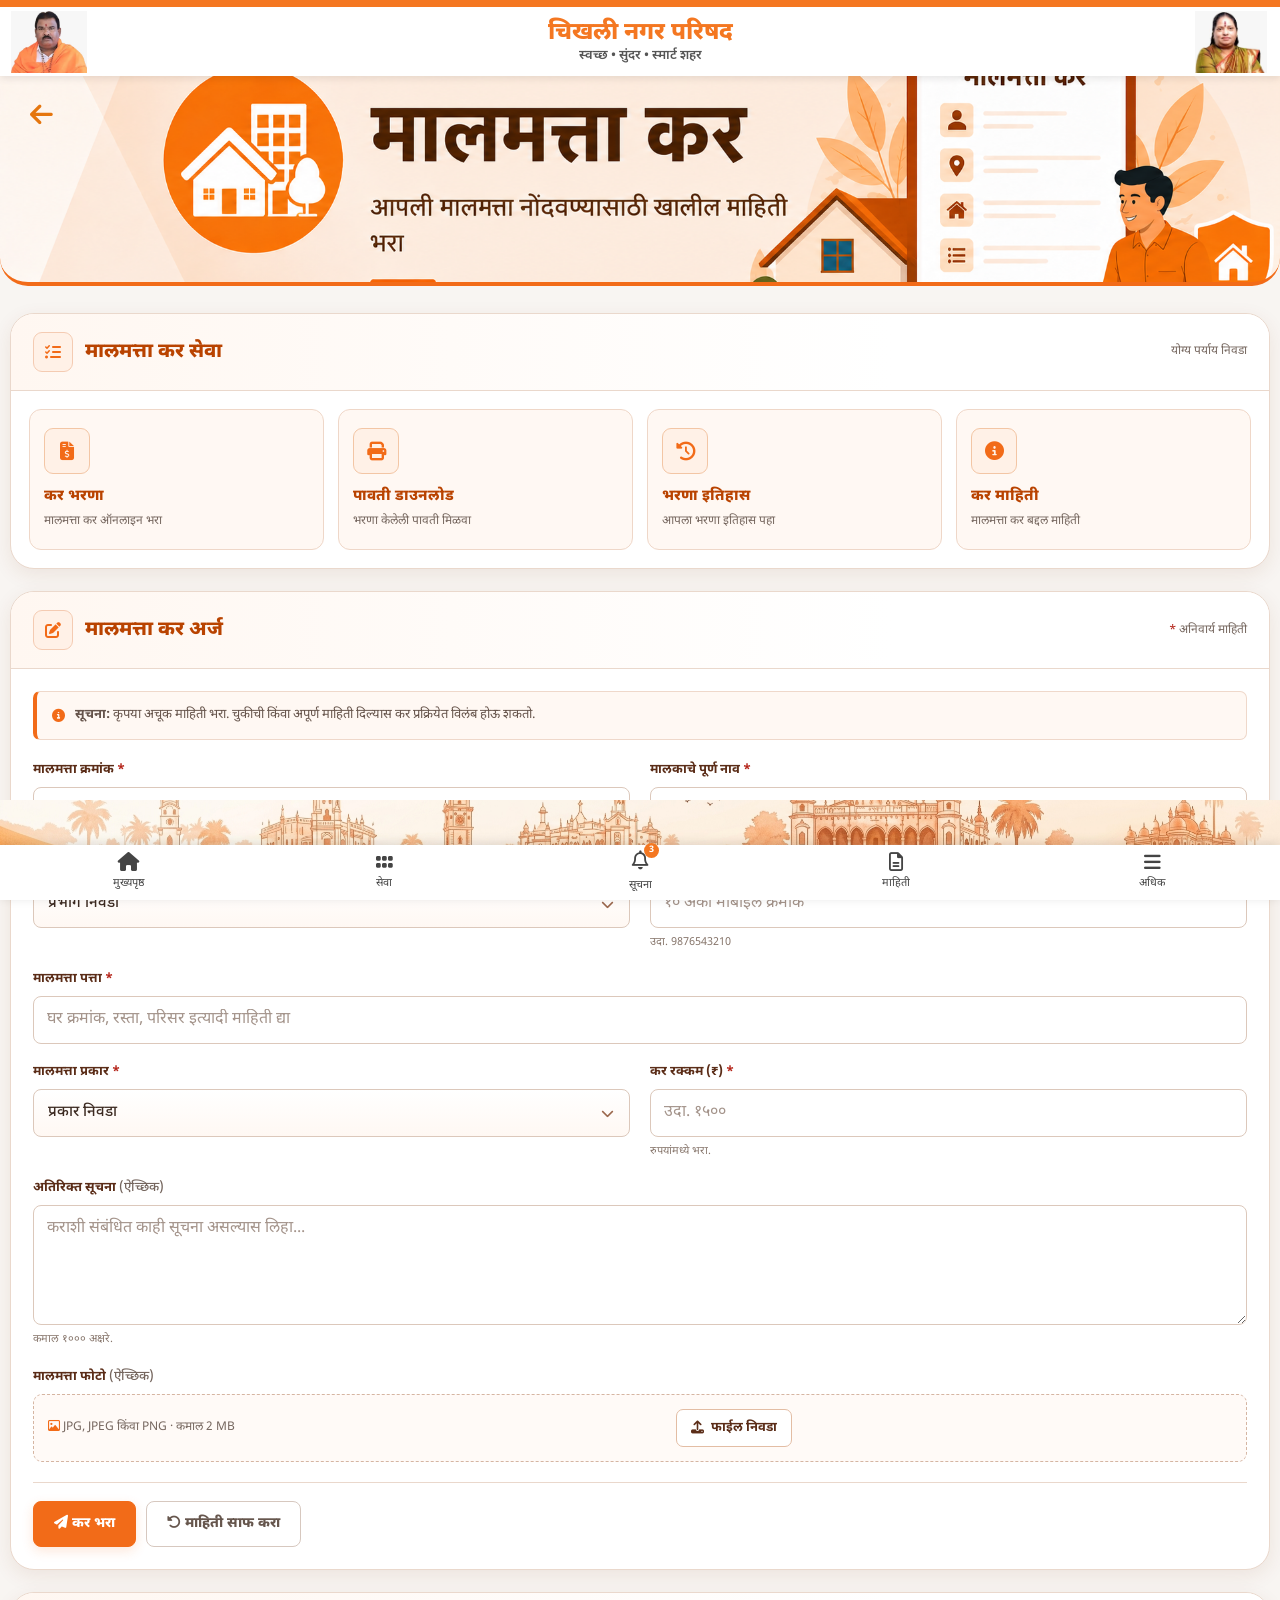
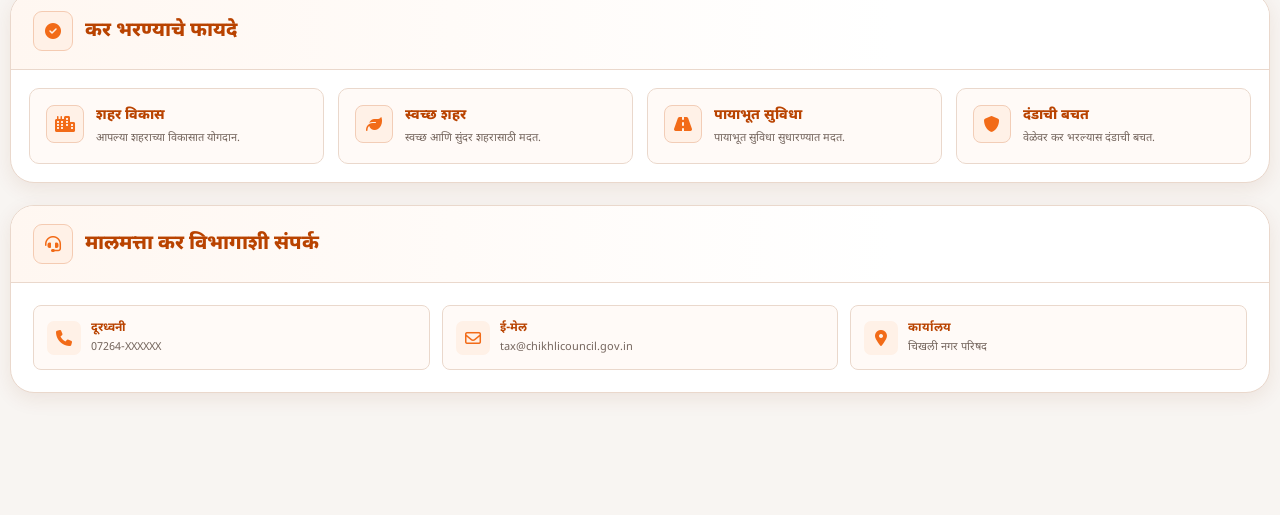
<file: malmatta.html>
<!DOCTYPE html>
<html lang="mr">

<head>

    <meta charset="UTF-8">
    <meta name="viewport" content="width=device-width, initial-scale=1.0">

    <meta name="description" content="चिखली नगर परिषद - मालमत्ता कर नोंदणी सेवा">

    <title>मालमत्ता कर | चिखली नगर परिषद</title>

    <!-- Google Font -->
    <link rel="preconnect" href="https://fonts.googleapis.com">
    <link rel="preconnect" href="https://fonts.gstatic.com" crossorigin>

    <link
        href="https://fonts.googleapis.com/css2?family=Noto+Sans+Devanagari:wght@400;500;600;700;800&display=swap"
        rel="stylesheet">

    <!-- Font Awesome -->
    <link
        rel="stylesheet"
        href="https://cdnjs.cloudflare.com/ajax/libs/font-awesome/6.5.2/css/all.min.css">

<style>

/* =========================================================
   ORANGE GOVERNMENT THEME
========================================================= */

:root {
    --orange: #f26b18;
    --orange-dark: #d9570b;
    --orange-deep: #b94300;
    --orange-light: #fff1e7;
    --orange-soft: #fff8f3;

    --text: #3d2b22;
    --muted: #75665e;

    --border: #ead8cc;

    --bg: #f8f5f2;
    --white: #ffffff;

    --success: #18794e;
    --danger: #b42318;

    --shadow: 0 6px 20px rgba(120, 55, 20, .09);

    --radius: 12px;
}


/* =========================================================
   RESET
========================================================= */

* {
    box-sizing: border-box;
    margin: 0;
    padding: 0;
}

html {
    scroll-behavior: smooth;
}

body {
    font-family: "Noto Sans Devanagari", sans-serif;
    background: var(--bg);
    color: var(--text);
    line-height: 1.6;
    overflow-x: hidden;
}

a {
    color: inherit;
}

button,
input,
select,
textarea {
    font: inherit;
}


/* =========================================================
   CARD HEADER
========================================================= */

.card-header {
    position: sticky !important;
    top: 0 !important;

    width: 100% !important;
    height: 210px !important;

    margin: 0 0 27px 0 !important;

    background-image: url("images/malmatta.png");
    background-repeat: no-repeat;
    background-size: cover;
    background-position: center;

    border: 0 !important;
    border-bottom: 4px solid var(--orange) !important;

    border-radius: 0 0 28px 28px;

    overflow: hidden;

    z-index: 100 !important;
}


/* =========================================================
   BACK ARROW
   ONLY ARROW — NO WHITE BACKGROUND
========================================================= */

.complaint-header {
    position: sticky !important;
}

.header-back-btn {
    position: absolute !important;

    top: 18px !important;
    left: 20px !important;

    width: 42px !important;
    height: 42px !important;

    display: flex !important;
    align-items: center !important;
    justify-content: center !important;

    background: transparent !important;

    color: #e5760e !important;

    border: none !important;
    border-radius: 0 !important;

    text-decoration: none !important;

    font-size: 26px !important;

    box-shadow: none !important;

    z-index: 9999 !important;

    cursor: pointer;

    transition: all .25s ease;
}

.header-back-btn:hover {
    background: transparent !important;

    color: #ffe1cc !important;

    transform: translateX(-4px);
}

.header-back-btn:active {
    background: transparent !important;

    transform: translateX(-2px) scale(.92);
}

.header-back-btn i {
    pointer-events: none;
}


/* =========================================================
   SECTION
========================================================= */

.section {
    background: var(--white);

    border: 1px solid var(--border);

    border-radius: 24px;

    box-shadow: var(--shadow);

    margin: 0 10px 22px;

    overflow: hidden;
}


/* =========================================================
   SECTION HEADER
========================================================= */

.section-head {
    display: flex;
    align-items: center;

    gap: 12px;

    padding: 18px 22px;

    border-bottom: 1px solid var(--border);

    background:
        linear-gradient(
            90deg,
            #fff7f1 0%,
            #ffffff 70%
        );
}

.section-head i {
    width: 40px;
    height: 40px;

    display: grid;
    place-items: center;

    background: var(--orange-light);

    color: var(--orange);

    border: 1px solid #f4cbb2;

    border-radius: 9px;

    flex-shrink: 0;
}

.section-head h3 {
    color: var(--orange-deep);

    font-size: 20px;

    font-weight: 800;
}

.section-head p {
    margin-left: auto;

    color: var(--muted);

    font-size: 12px;
}


/* =========================================================
   SERVICES
========================================================= */

.services {
    display: grid;

    grid-template-columns: repeat(4, 1fr);

    gap: 14px;

    padding: 18px;
}

.service-card {
    display: block;

    padding: 18px 14px;

    background: var(--orange-soft);

    border: 1px solid #efd7c8;

    border-radius: 12px;

    text-decoration: none;

    transition: .25s ease;

    cursor: pointer;
}

.service-card:hover {
    border-color: var(--orange);

    background: #fff3e9;

    box-shadow:
        0 8px 22px rgba(242,107,24,.12);

    transform: translateY(-3px);
}

.service-icon {
    width: 46px;
    height: 46px;

    display: grid;
    place-items: center;

    background: var(--orange-light);

    color: var(--orange);

    border: 1px solid #f3c6a5;

    border-radius: 9px;

    margin-bottom: 11px;
}

.service-icon i {
    font-size: 19px;
}

.service-card h4 {
    color: var(--orange-deep);

    font-size: 15px;

    font-weight: 800;

    margin-bottom: 3px;
}

.service-card p {
    color: var(--muted);

    font-size: 12px;
}


/* =========================================================
   FORM
========================================================= */

.form-body {
    padding: 22px;
}


/* =========================================================
   NOTICE
========================================================= */

.notice {
    display: flex;

    align-items: flex-start;

    gap: 10px;

    padding: 13px 15px;

    margin-bottom: 20px;

    background: #fff8f3;

    border: 1px solid #efd8ca;

    border-left: 4px solid var(--orange);

    color: #66544b;

    font-size: 13px;

    border-radius: 7px;
}

.notice i {
    color: var(--orange);

    margin-top: 4px;
}


/* =========================================================
   FORM GRID
========================================================= */

.form-grid {
    display: grid;

    grid-template-columns: repeat(2, 1fr);

    gap: 18px 20px;
}

.form-group {
    display: flex;

    flex-direction: column;

    gap: 6px;
}

.full-width {
    grid-column: 1 / -1;
}

.form-group label {
    color: #5b2d18;

    font-size: 13px;

    font-weight: 700;
}

.required {
    color: var(--danger);
}


/* =========================================================
   INPUTS
========================================================= */

.field-control {
    width: 100%;

    min-height: 48px;

    padding: 10px 13px;

    border: 1px solid #dcc8bb;

    border-radius: 8px;

    background: #ffffff;

    color: var(--text);

    outline: none;

    transition: .2s ease;
}

.field-control::placeholder {
    color: #a4948b;
}

.field-control:hover {
    border-color: #d5a98c;
}

.field-control:focus {
    border-color: var(--orange);

    box-shadow:
        0 0 0 3px rgba(242,107,24,.12);

    background: #fffdfb;
}

textarea.field-control {
    min-height: 120px;

    resize: vertical;
}

select.field-control {
    cursor: pointer;
}

.help-text {
    color: #88776d;

    font-size: 11px;
}


/* =========================================================
   UPLOAD
========================================================= */

.upload-box {
    border: 1px dashed #d5b5a2;

    border-radius: 9px;

    background: #fffaf7;

    padding: 14px;

    display: flex;

    align-items: center;

    justify-content: space-between;

    gap: 12px;

    flex-wrap: wrap;
}

.upload-info {
    color: var(--muted);

    font-size: 12px;
}

.upload-info i {
    color: var(--orange);
}

.file-label {
    display: inline-flex;

    align-items: center;

    gap: 7px;

    padding: 8px 14px;

    border: 1px solid #e3bda4;

    border-radius: 7px;

    background: #fff;

    color: var(--orange-dark);

    font-size: 12px;

    font-weight: 800;

    cursor: pointer;

    transition: .2s ease;
}

.file-label:hover {
    background: var(--orange-light);

    border-color: var(--orange);
}


/* =========================================================
   FORM BUTTONS
========================================================= */

.form-actions {
    grid-column: 1 / -1;

    display: flex;

    gap: 10px;

    padding-top: 18px;

    border-top: 1px solid var(--border);

    margin-top: 2px;
}

.btn {
    min-height: 46px;

    padding: 10px 20px;

    border-radius: 8px;

    font-size: 14px;

    font-weight: 800;

    cursor: pointer;

    transition: .2s ease;
}

.btn-primary {
    border: 1px solid var(--orange);

    background: var(--orange);

    color: #ffffff;

    box-shadow:
        0 4px 12px rgba(242,107,24,.16);
}

.btn-primary:hover {
    background: var(--orange-dark);

    border-color: var(--orange-dark);

    transform: translateY(-1px);

    box-shadow:
        0 6px 18px rgba(242,107,24,.22);
}

.btn-secondary {
    border: 1px solid #d7c8bf;

    background: #ffffff;

    color: #66564d;
}

.btn-secondary:hover {
    background: #fff5ee;

    border-color: #e3b89d;

    color: var(--orange-dark);
}


/* =========================================================
   BENEFITS
========================================================= */

.benefits {
    display: grid;

    grid-template-columns: repeat(4, 1fr);

    gap: 14px;

    padding: 18px;
}

.benefit {
    padding: 16px;

    border: 1px solid #ead8cc;

    border-radius: 10px;

    background: #fffaf7;

    display: flex;

    gap: 12px;

    align-items: flex-start;
}

.benefit-icon {
    width: 38px;
    height: 38px;

    flex: 0 0 auto;

    display: grid;

    place-items: center;

    border-radius: 8px;

    background: var(--orange-light);

    color: var(--orange);

    border: 1px solid #f2cdb7;
}

.benefit h4 {
    color: var(--orange-deep);

    font-size: 14px;

    font-weight: 800;

    margin-bottom: 2px;
}

.benefit p {
    color: var(--muted);

    font-size: 11px;
}


/* =========================================================
   CONTACT
========================================================= */

.contact {
    padding: 22px;
}

.contact-grid {
    display: grid;

    grid-template-columns: repeat(3, 1fr);

    gap: 12px;
}

.contact-item {
    display: flex;

    align-items: center;

    gap: 10px;

    padding: 13px;

    border: 1px solid #ead8cc;

    border-radius: 8px;

    background: #fffaf7;
}

.contact-item i {
    width: 34px;
    height: 34px;

    display: grid;

    place-items: center;

    border-radius: 7px;

    background: var(--orange-light);

    color: var(--orange);
}

.contact-item strong {
    display: block;

    color: var(--orange-deep);

    font-size: 12px;
}

.contact-item span {
    display: block;

    color: var(--muted);

    font-size: 11px;

    word-break: break-word;
}


/* =========================================================
   CUSTOM DROPDOWN
========================================================= */

.custom-select-wrap {
    position: relative;

    width: 100%;
}

.custom-select-native {
    position: absolute !important;

    width: 1px !important;
    height: 1px !important;

    padding: 0 !important;
    margin: -1px !important;

    overflow: hidden !important;

    clip: rect(0,0,0,0) !important;

    white-space: nowrap !important;

    border: 0 !important;
}

.custom-select-trigger {
    width: 100%;

    min-height: 48px;

    padding: 10px 44px 10px 14px;

    border: 1px solid #dcc8bb;

    border-radius: 8px;

    background: linear-gradient(
        180deg,
        #ffffff 0%,
        #fff8f3 100%
    );

    color: var(--text);

    text-align: left;

    font-family: "Noto Sans Devanagari", sans-serif;

    font-size: 15px;

    font-weight: 500;

    cursor: pointer;

    position: relative;

    outline: none;

    transition: .2s ease;
}

.custom-select-trigger:hover {
    border-color: #dfa27c;

    background: #fffaf7;
}

.custom-select-wrap.open .custom-select-trigger {
    border-color: var(--orange);

    box-shadow:
        0 0 0 3px rgba(242,107,24,.12);

    background: #ffffff;
}

.custom-select-arrow {
    position: absolute;

    right: 15px;

    top: 50%;

    transform: translateY(-50%);

    color: #9b684d;

    font-size: 13px;

    pointer-events: none;

    transition: .25s ease;
}

.custom-select-wrap.open .custom-select-arrow {
    transform:
        translateY(-50%)
        rotate(180deg);

    color: var(--orange);
}

.custom-select-menu {
    position: absolute;

    z-index: 1000;

    left: 0;
    right: 0;

    top: calc(100% + 7px);

    max-height: 260px;

    overflow-y: auto;

    padding: 6px;

    border: 1px solid #e5c8b7;

    border-radius: 10px;

    background: rgba(255,255,255,.98);

    box-shadow:
        0 14px 35px rgba(120,55,20,.15),
        0 3px 10px rgba(120,55,20,.08);

    opacity: 0;

    visibility: hidden;

    transform:
        translateY(-8px)
        scale(.98);

    transform-origin: top center;

    transition:
        opacity .2s ease,
        transform .22s ease,
        visibility .22s;

    backdrop-filter: blur(8px);
}

.custom-select-wrap.open .custom-select-menu {
    opacity: 1;

    visibility: visible;

    transform:
        translateY(0)
        scale(1);
}

.custom-select-option {
    min-height: 40px;

    display: flex;

    align-items: center;

    padding: 8px 11px;

    border-radius: 7px;

    color: #5b321f;

    font-family: "Noto Sans Devanagari", sans-serif;

    font-size: 15px;

    font-weight: 500;

    cursor: pointer;

    transition: .15s ease;
}

.custom-select-option:hover {
    background: var(--orange-light);

    color: var(--orange-dark);

    transform: translateX(2px);
}

.custom-select-option.selected {
    background: #ffe3d1;

    color: var(--orange-dark);

    font-weight: 700;
}

.custom-select-option.selected::after {
    content: "✓";

    margin-left: auto;

    font-weight: 800;

    color: var(--orange);
}

.custom-select-menu::-webkit-scrollbar {
    width: 6px;
}

.custom-select-menu::-webkit-scrollbar-track {
    background: #fff2e9;

    border-radius: 10px;
}

.custom-select-menu::-webkit-scrollbar-thumb {
    background: #eabda0;

    border-radius: 10px;
}


/* =========================================================
   FOCUS
========================================================= */

:focus-visible {
    outline: 3px solid rgba(242,107,24,.25);

    outline-offset: 2px;
}


/* =========================================================
   RESPONSIVE 900px
========================================================= */

@media (max-width: 900px) {

    .services,
    .benefits {
        grid-template-columns: repeat(2, 1fr);
    }

    .contact-grid {
        grid-template-columns: 1fr;
    }
}


/* =========================================================
   RESPONSIVE 768px
========================================================= */

@media (max-width: 768px) {

    .card-header {
        height: 165px !important;

        border-radius:
            0 0 22px 22px;
    }

    .header-back-btn {
        top: 14px !important;
        left: 14px !important;

        width: 38px !important;
        height: 38px !important;

        font-size: 23px !important;
    }
}


/* =========================================================
   RESPONSIVE 650px
========================================================= */

@media (max-width: 650px) {

    .card-header {
        height: 145px !important;

        margin-bottom: 18px !important;

        border-radius:
            0 0 18px 18px;
    }

    .header-back-btn {
        top: 10px !important;
        left: 10px !important;

        width: 34px !important;
        height: 34px !important;

        font-size: 21px !important;
    }

    .section {
        margin-left: 8px;
        margin-right: 8px;

        border-radius: 18px;
    }

    .section-head {
        padding: 14px;
    }

    .section-head h3 {
        font-size: 17px;
    }

    .section-head p {
        display: none;
    }

    .services {
        grid-template-columns: 1fr 1fr;

        padding: 12px;

        gap: 10px;
    }

    .service-card {
        padding: 14px 11px;
    }

    .service-card h4 {
        font-size: 13px;
    }

    .service-card p {
        font-size: 10px;
    }

    .service-icon {
        width: 38px;
        height: 38px;

        margin-bottom: 8px;
    }

    .form-body {
        padding: 14px;
    }

    .form-grid {
        grid-template-columns: 1fr;

        gap: 14px;
    }

    .full-width {
        grid-column: auto;
    }

    .form-actions {
        grid-column: auto;

        flex-direction: column;
    }

    .btn {
        width: 100%;
    }

    .benefits {
        grid-template-columns: 1fr 1fr;

        padding: 12px;

        gap: 10px;
    }

    .benefit {
        padding: 12px;

        gap: 8px;
    }

    .contact {
        padding: 14px;
    }

    .custom-select-menu {
        max-height: 220px;
    }

    .custom-select-option {
        font-size: 14px;

        min-height: 42px;
    }
}


/* =========================================================
   RESPONSIVE 480px
========================================================= */

@media (max-width: 480px) {

    .card-header {
        height: 132px !important;
    }

    .header-back-btn {
        top: 9px !important;
        left: 9px !important;

        width: 32px !important;
        height: 32px !important;

        font-size: 20px !important;
    }

    .services,
    .benefits {
        grid-template-columns: 1fr 1fr;
    }

    .service-card {
        min-height: 145px;
    }
}


/* =========================================================
   VERY SMALL MOBILE
========================================================= */

@media (max-width: 390px) {

    .services,
    .benefits {
        grid-template-columns: 1fr;
    }

    .service-card {
        min-height: auto;
    }
}


/* =========================================================
   REDUCED MOTION
========================================================= */

@media (prefers-reduced-motion: reduce) {

    html {
        scroll-behavior: auto;
    }

    *,
    *::before,
    *::after {
        animation-duration: .01ms !important;

        animation-iteration-count: 1 !important;

        transition-duration: .01ms !important;
    }
}

</style>



</head>


<body>


<!-- =====================================================
     HEADER IMAGE
===================================================== -->


<div class="card-header complaint-header">

    <!-- BACK BUTTON -->
    <a href="javascript:history.back();"
       class="header-back-btn"
       title="मागे जा"
       aria-label="मागे जा">

        <i class="fa-solid fa-arrow-left"></i>

    </a>

</div>



    <!-- =================================================
         PROPERTY TAX SERVICES
    ================================================= -->

    <section
        class="section"
        aria-labelledby="services-title">


        <div class="section-head">

            <i
                class="fa-solid fa-list-check"
                aria-hidden="true">
            </i>

            <h3 id="services-title">
                मालमत्ता कर सेवा
            </h3>

            <p>
                योग्य पर्याय निवडा
            </p>

        </div>


        <div class="services">


            <!-- SERVICE 1 -->

            <a
                href="#tax-form"
                class="service-card"
                data-problem="कर भरणा">

                <div class="service-icon">

                    <i class="fa-solid fa-file-invoice-dollar"></i>

                </div>

                <h4>
                    कर भरणा
                </h4>

                <p>
                    मालमत्ता कर ऑनलाइन भरा
                </p>

            </a>



            <!-- SERVICE 2 -->

            <a
                href="#tax-form"
                class="service-card"
                data-problem="पावती डाउनलोड">

                <div class="service-icon">

                    <i class="fa-solid fa-print"></i>

                </div>

                <h4>
                    पावती डाउनलोड
                </h4>

                <p>
                    भरणा केलेली पावती मिळवा
                </p>

            </a>



            <!-- SERVICE 3 -->

            <a
                href="#tax-form"
                class="service-card"
                data-problem="भरणा इतिहास">

                <div class="service-icon">

                    <i class="fa-solid fa-clock-rotate-left"></i>

                </div>

                <h4>
                    भरणा इतिहास
                </h4>

                <p>
                    आपला भरणा इतिहास पहा
                </p>

            </a>



            <!-- SERVICE 4 -->

            <a
                href="#tax-form"
                class="service-card"
                data-problem="कर माहिती">

                <div class="service-icon">

                    <i class="fa-solid fa-circle-info"></i>

                </div>

                <h4>
                    कर माहिती
                </h4>

                <p>
                    मालमत्ता कर बद्दल माहिती
                </p>

            </a>

        </div>

    </section>



    <!-- =================================================
         PROPERTY TAX FORM
    ================================================= -->

    <section
        class="section"
        id="tax-form"
        aria-labelledby="form-title">


        <div class="section-head">

            <i
                class="fa-solid fa-pen-to-square"
                aria-hidden="true">
            </i>

            <h3 id="form-title">
                मालमत्ता कर अर्ज
            </h3>

            <p>
                <span class="required">*</span>
                अनिवार्य माहिती
            </p>

        </div>


        <div class="form-body">


            <!-- NOTICE -->

            <div class="notice">

                <i class="fa-solid fa-circle-info"></i>

                <div>

                    <strong>सूचना:</strong>

                    कृपया अचूक माहिती भरा.
                    चुकीची किंवा अपूर्ण माहिती दिल्यास
                    कर प्रक्रियेत विलंब होऊ शकतो.

                </div>

            </div>



            <!-- FORM -->

            <form
                id="propertyTaxForm"
                action=""
                method="post"
                enctype="multipart/form-data">


                <div class="form-grid">


                    <!-- PROPERTY NUMBER -->

                    <div class="form-group">

                        <label for="propertyNumber">

                            मालमत्ता क्रमांक

                            <span class="required">*</span>

                        </label>

                        <input
                            class="field-control"
                            id="propertyNumber"
                            name="propertyNumber"
                            type="text"
                            placeholder="मालमत्ता क्रमांक प्रविष्ट करा"
                            autocomplete="off"
                            minlength="2"
                            maxlength="50"
                            required>

                    </div>



                    <!-- OWNER NAME -->

                    <div class="form-group">

                        <label for="ownerName">

                            मालकाचे पूर्ण नाव

                            <span class="required">*</span>

                        </label>

                        <input
                            class="field-control"
                            id="ownerName"
                            name="ownerName"
                            type="text"
                            placeholder="पूर्ण नाव प्रविष्ट करा"
                            autocomplete="name"
                            minlength="2"
                            maxlength="100"
                            required>

                    </div>



                    <!-- WARD -->

                    <div class="form-group">

                        <label for="ward">

                            प्रभाग क्रमांक

                            <span class="required">*</span>

                        </label>


                        <div class="custom-select-wrap">


                            <select
                                class="field-control custom-select-native"
                                id="ward"
                                name="ward"
                                required>

                                <option value="">
                                    प्रभाग निवडा
                                </option>

                                <option value="1">
                                    प्रभाग क्र. १
                                </option>

                                <option value="2">
                                    प्रभाग क्र. २
                                </option>

                                <option value="3">
                                    प्रभाग क्र. ३
                                </option>

                                <option value="4">
                                    प्रभाग क्र. ४
                                </option>

                                <option value="5">
                                    प्रभाग क्र. ५
                                </option>

                                <option value="6">
                                    प्रभाग क्र. ६
                                </option>

                                <option value="7">
                                    प्रभाग क्र. ७
                                </option>

                                <option value="8">
                                    प्रभाग क्र. ८
                                </option>

                                <option value="9">
                                    प्रभाग क्र. ९
                                </option>

                                <option value="10">
                                    प्रभाग क्र. १०
                                </option>

                            </select>


                            <button
                                type="button"
                                class="custom-select-trigger"
                                aria-haspopup="listbox"
                                aria-expanded="false">

                                <span class="custom-select-value">
                                    प्रभाग निवडा
                                </span>

                                <i class="fa-solid fa-chevron-down custom-select-arrow"></i>

                            </button>


                            <div
                                class="custom-select-menu"
                                role="listbox">
                            </div>


                        </div>

                    </div>



                    <!-- MOBILE -->

                    <div class="form-group">

                        <label for="mobile">

                            मोबाईल क्रमांक

                            <span class="required">*</span>

                        </label>

                        <input
                            class="field-control"
                            id="mobile"
                            name="mobile"
                            type="tel"
                            placeholder="१० अंकी मोबाईल क्रमांक"
                            inputmode="numeric"
                            autocomplete="tel"
                            pattern="[6-9][0-9]{9}"
                            maxlength="10"
                            required>

                        <span class="help-text">
                            उदा. 9876543210
                        </span>

                    </div>



                    <!-- ADDRESS -->

                    <div class="form-group full-width">

                        <label for="address">

                            मालमत्ता पत्ता

                            <span class="required">*</span>

                        </label>

                        <input
                            class="field-control"
                            id="address"
                            name="address"
                            type="text"
                            placeholder="घर क्रमांक, रस्ता, परिसर इत्यादी माहिती द्या"
                            maxlength="250"
                            autocomplete="street-address"
                            required>

                    </div>



                    <!-- PROPERTY TYPE -->

                    <div class="form-group">

                        <label for="propertyType">

                            मालमत्ता प्रकार

                            <span class="required">*</span>

                        </label>


                        <div class="custom-select-wrap">


                            <select
                                class="field-control custom-select-native"
                                id="propertyType"
                                name="propertyType"
                                required>

                                <option value="">
                                    प्रकार निवडा
                                </option>

                                <option>
                                    निवासी
                                </option>

                                <option>
                                    व्यावसायिक
                                </option>

                                <option>
                                    औद्योगिक
                                </option>

                                <option>
                                    शेतजमीन
                                </option>

                                <option>
                                    इतर
                                </option>

                            </select>


                            <button
                                type="button"
                                class="custom-select-trigger"
                                aria-haspopup="listbox"
                                aria-expanded="false">

                                <span class="custom-select-value">
                                    प्रकार निवडा
                                </span>

                                <i class="fa-solid fa-chevron-down custom-select-arrow"></i>

                            </button>


                            <div
                                class="custom-select-menu"
                                role="listbox">
                            </div>


                        </div>

                    </div>



                    <!-- TAX AMOUNT -->

                    <div class="form-group">

                        <label for="taxAmount">

                            कर रक्कम (₹)

                            <span class="required">*</span>

                        </label>

                        <input
                            class="field-control"
                            id="taxAmount"
                            name="taxAmount"
                            type="number"
                            placeholder="उदा. १५००"
                            min="1"
                            step="1"
                            required>

                        <span class="help-text">
                            रुपयांमध्ये भरा.
                        </span>

                    </div>



                    <!-- DESCRIPTION -->

                    <div class="form-group full-width">

                        <label for="description">

                            अतिरिक्त सूचना

                            <span
                                style="font-weight:500;color:var(--muted)">

                                (ऐच्छिक)

                            </span>

                        </label>

                        <textarea
                            class="field-control"
                            id="description"
                            name="description"
                            placeholder="कराशी संबंधित काही सूचना असल्यास लिहा..."
                            maxlength="1000"></textarea>

                        <span class="help-text">
                            कमाल १००० अक्षरे.
                        </span>

                    </div>



                    <!-- PHOTO -->

                    <div class="form-group full-width">

                        <label for="photo">

                            मालमत्ता फोटो

                            <span
                                style="font-weight:500;color:var(--muted)">

                                (ऐच्छिक)

                            </span>

                        </label>


                        <div class="upload-box">


                            <span class="upload-info">

                                <i class="fa-regular fa-image"></i>

                                JPG, JPEG किंवा PNG
                                · कमाल 2 MB

                            </span>


                            <label
                                class="file-label"
                                for="photo">

                                <i class="fa-solid fa-upload"></i>

                                फाईल निवडा

                            </label>


                            <input
                                id="photo"
                                name="photo"
                                type="file"
                                accept=".jpg,.jpeg,.png,image/jpeg,image/png"
                                hidden>


                            <span
                                id="fileName"
                                class="help-text">
                            </span>


                        </div>

                    </div>



                    <!-- ACTIONS -->

                    <div class="form-actions">


                        <button
                            type="submit"
                            class="btn btn-primary">

                            <i class="fa-solid fa-paper-plane"></i>

                            कर भरा

                        </button>


                        <button
                            type="reset"
                            class="btn btn-secondary">

                            <i class="fa-solid fa-rotate-left"></i>

                            माहिती साफ करा

                        </button>


                    </div>


                </div>

            </form>

        </div>

    </section>



    <!-- =================================================
         BENEFITS
    ================================================= -->

    <section
        class="section"
        aria-labelledby="process-title">


        <div class="section-head">

            <i
                class="fa-solid fa-circle-check"
                aria-hidden="true">
            </i>

            <h3 id="process-title">
                कर भरण्याचे फायदे
            </h3>

        </div>


        <div class="benefits">


            <div class="benefit">

                <div class="benefit-icon">

                    <i class="fa-solid fa-city"></i>

                </div>

                <div>

                    <h4>
                        शहर विकास
                    </h4>

                    <p>
                        आपल्या शहराच्या विकासात योगदान.
                    </p>

                </div>

            </div>



            <div class="benefit">

                <div class="benefit-icon">

                    <i class="fa-solid fa-leaf"></i>

                </div>

                <div>

                    <h4>
                        स्वच्छ शहर
                    </h4>

                    <p>
                        स्वच्छ आणि सुंदर शहरासाठी मदत.
                    </p>

                </div>

            </div>



            <div class="benefit">

                <div class="benefit-icon">

                    <i class="fa-solid fa-road"></i>

                </div>

                <div>

                    <h4>
                        पायाभूत सुविधा
                    </h4>

                    <p>
                        पायाभूत सुविधा सुधारण्यात मदत.
                    </p>

                </div>

            </div>



            <div class="benefit">

                <div class="benefit-icon">

                    <i class="fa-solid fa-shield"></i>

                </div>

                <div>

                    <h4>
                        दंडाची बचत
                    </h4>

                    <p>
                        वेळेवर कर भरल्यास दंडाची बचत.
                    </p>

                </div>

            </div>


        </div>

    </section>



    <!-- =================================================
         CONTACT
    ================================================= -->

    <section
        class="section"
        aria-labelledby="contact-title">


        <div class="section-head">

            <i
                class="fa-solid fa-headset"
                aria-hidden="true">
            </i>

            <h3 id="contact-title">
                मालमत्ता कर विभागाशी संपर्क
            </h3>

        </div>


        <div class="contact">


            <div class="contact-grid">


                <div class="contact-item">

                    <i class="fa-solid fa-phone"></i>

                    <div>

                        <strong>
                            दूरध्वनी
                        </strong>

                        <span>
                            07264-XXXXXX
                        </span>

                    </div>

                </div>



                <div class="contact-item">

                    <i class="fa-regular fa-envelope"></i>

                    <div>

                        <strong>
                            ई-मेल
                        </strong>

                        <span>
                            tax@chikhlicouncil.gov.in
                        </span>

                    </div>

                </div>



                <div class="contact-item">

                    <i class="fa-solid fa-location-dot"></i>

                    <div>

                        <strong>
                            कार्यालय
                        </strong>

                        <span>
                            चिखली नगर परिषद
                        </span>

                    </div>

                </div>


            </div>

        </div>

    </section>


</div>



<!-- =====================================================
     JAVASCRIPT
===================================================== -->

<script>


/* =========================================================
   FORM ELEMENTS
========================================================= */

const form =
    document.getElementById("propertyTaxForm");

const fileInput =
    document.getElementById("photo");

const fileName =
    document.getElementById("fileName");


/* =========================================================
   CUSTOM DROPDOWN
========================================================= */

const customSelects = [];


function closeAllCustomSelects() {

    customSelects.forEach(
        ({ wrapper, trigger }) => {

            wrapper.classList.remove("open");

            trigger.setAttribute(
                "aria-expanded",
                "false"
            );

        }
    );
}


document
    .querySelectorAll(".custom-select-wrap")
    .forEach(wrapper => {


        const select =
            wrapper.querySelector(
                ".custom-select-native"
            );

        const trigger =
            wrapper.querySelector(
                ".custom-select-trigger"
            );

        const valueBox =
            wrapper.querySelector(
                ".custom-select-value"
            );

        const menu =
            wrapper.querySelector(
                ".custom-select-menu"
            );


        /* Create options */

        [...select.options].forEach(option => {


            const item =
                document.createElement("div");


            item.className =
                "custom-select-option";


            item.setAttribute(
                "role",
                "option"
            );


            item.dataset.value =
                option.value;


            item.textContent =
                option.textContent;


            item.addEventListener(
                "click",
                () => {

                    select.value =
                        option.value;


                    select.dispatchEvent(
                        new Event(
                            "change",
                            {
                                bubbles: true
                            }
                        )
                    );


                    closeAllCustomSelects();

                }
            );


            menu.appendChild(item);

        });


        /* Update selected option */

        function updateCustomSelect() {

            const selected =
                select.options[
                    select.selectedIndex
                ];


            valueBox.textContent =
                selected
                    ? selected.textContent
                    : "";


            menu
                .querySelectorAll(
                    ".custom-select-option"
                )
                .forEach(item => {

                    item.classList.toggle(
                        "selected",
                        item.dataset.value ===
                        select.value
                    );

                });

        }


        /* Open / close */

        trigger.addEventListener(
            "click",
            () => {


                const wasOpen =
                    wrapper.classList.contains(
                        "open"
                    );


                closeAllCustomSelects();


                if (!wasOpen) {

                    wrapper.classList.add(
                        "open"
                    );


                    trigger.setAttribute(
                        "aria-expanded",
                        "true"
                    );

                }

            }
        );


        select.addEventListener(
            "change",
            updateCustomSelect
        );


        updateCustomSelect();


        customSelects.push({
            wrapper,
            trigger
        });

    });


/* =========================================================
   CLOSE DROPDOWN OUTSIDE
========================================================= */

document.addEventListener(
    "click",
    event => {

        if (
            !event.target.closest(
                ".custom-select-wrap"
            )
        ) {

            closeAllCustomSelects();

        }

    }
);


/* =========================================================
   SERVICE CARD -> FORM (optional scroll)
========================================================= */

document
    .querySelectorAll(".service-card")
    .forEach(card => {

        card.addEventListener(
            "click",
            function(e) {

                // smooth scroll to form is handled by href="#tax-form"
                // but we also focus first field after scroll
                setTimeout(
                    () => {

                        const firstInput =
                            document.querySelector(
                                "#propertyTaxForm .field-control"
                            );

                        if (firstInput) {
                            firstInput.focus();
                        }

                    },
                    500
                );

            }
        );

    });


/* =========================================================
   FILE UPLOAD
========================================================= */

fileInput.addEventListener(
    "change",
    () => {


        fileName.textContent = "";


        if (!fileInput.files.length) {
            return;
        }


        const file =
            fileInput.files[0];


        const allowed = [
            "image/jpeg",
            "image/png"
        ];


        /* File type */

        if (!allowed.includes(file.type)) {

            alert(
                "कृपया JPG, JPEG किंवा PNG फाईल निवडा."
            );


            fileInput.value = "";

            return;
        }


        /* File size */

        if (
            file.size >
            2 * 1024 * 1024
        ) {

            alert(
                "फाईलचा आकार 2 MB पेक्षा कमी असावा."
            );


            fileInput.value = "";

            return;
        }


        fileName.textContent =
            file.name;

    }
);


/* =========================================================
   FORM RESET
========================================================= */

form.addEventListener(
    "reset",
    () => {

        setTimeout(
            () => {

                fileName.textContent = "";

            },
            0
        );

    }
);


/* =========================================================
   FORM SUBMIT
========================================================= */

form.addEventListener(
    "submit",
    event => {

        if (!form.checkValidity()) {
            return;
        }

        /*
            इथे PHP / backend endpoint जोडू शकतेस.

            उदाहरण:

            action="submit_tax.php"
        */

    }
);

</script>


<script src="common.js"></script>


</body>
</html>
</file>
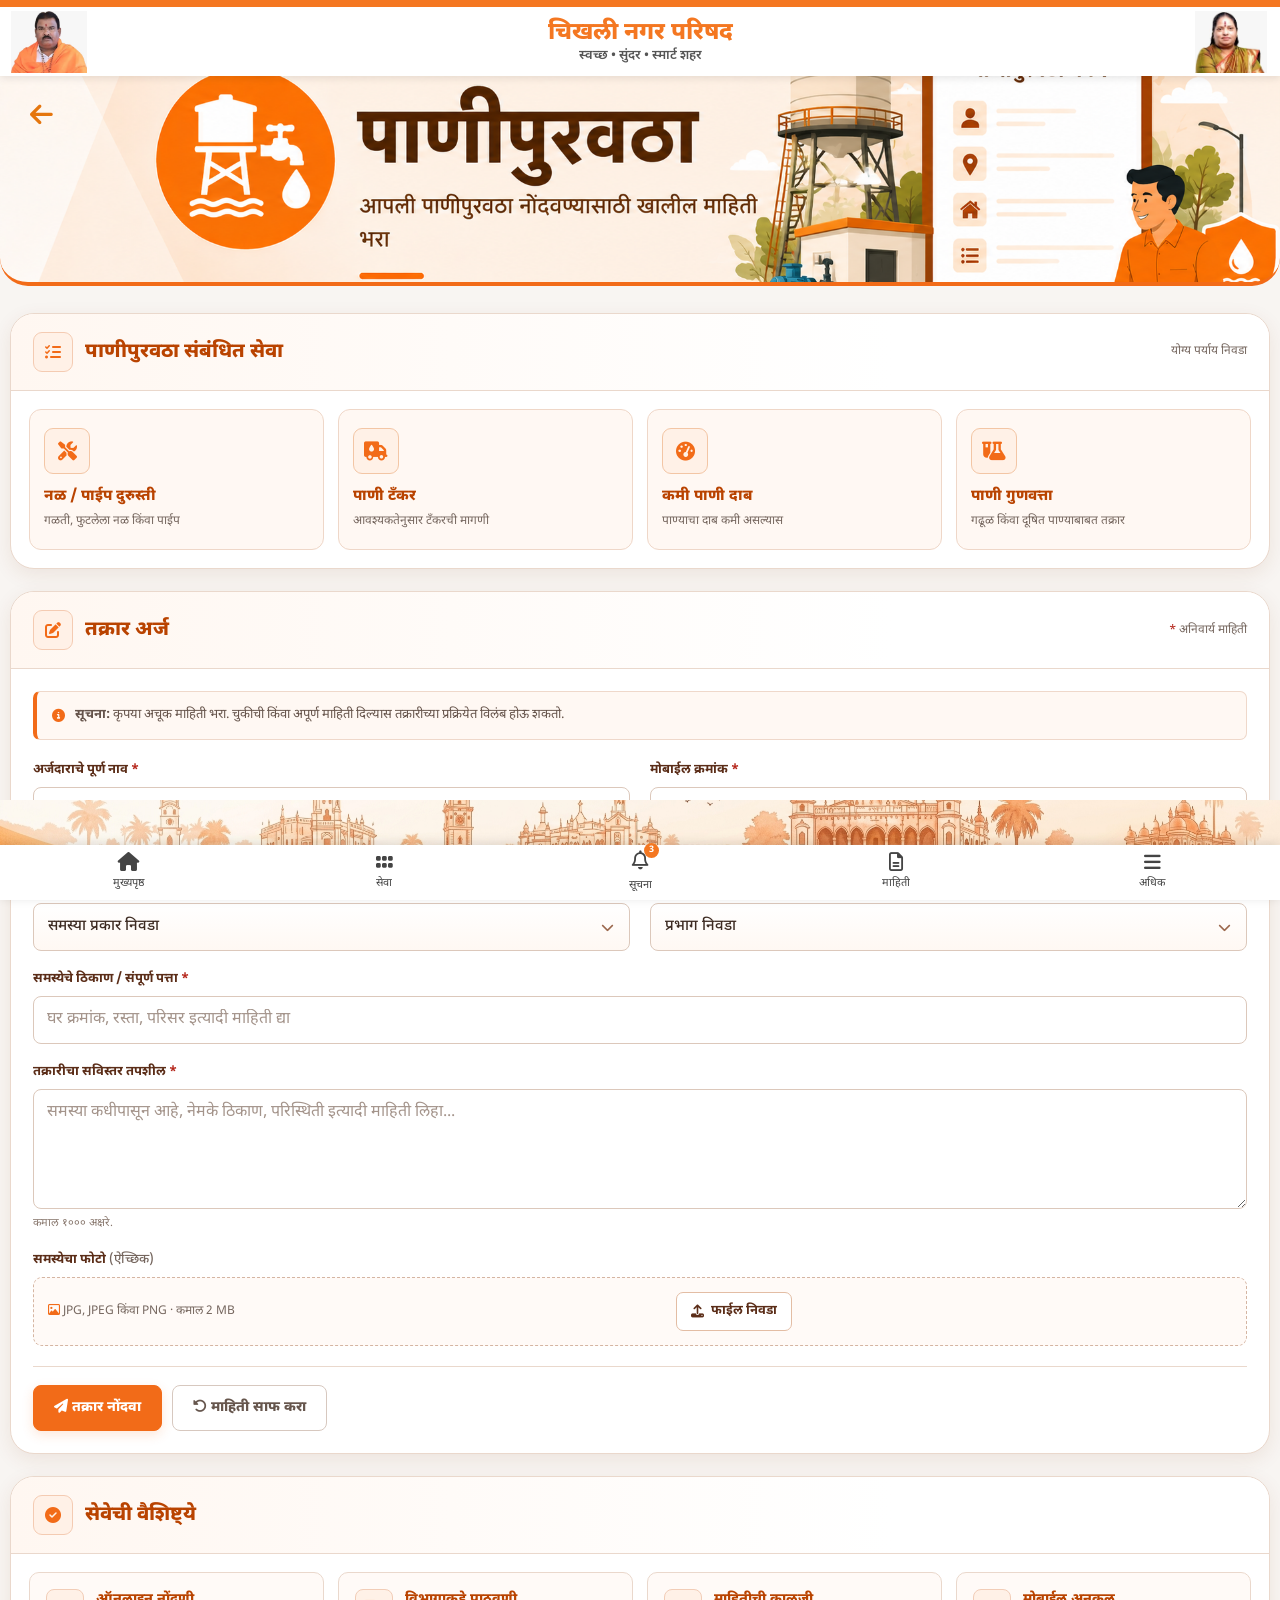
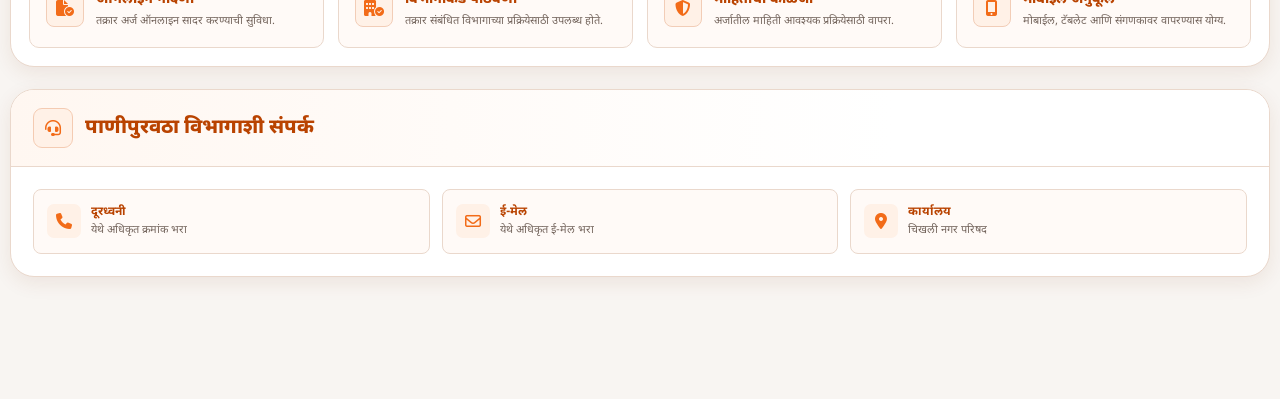
<file: pani.html>
<!DOCTYPE html>
<html lang="mr">

<head>

    <meta charset="UTF-8">
    <meta name="viewport" content="width=device-width, initial-scale=1.0">

    <meta name="description" content="चिखली नगर परिषद - पाणीपुरवठा तक्रार नोंदणी सेवा">

    <title>पाणीपुरवठा तक्रार | चिखली नगर परिषद</title>

    <!-- Google Font -->
    <link rel="preconnect" href="https://fonts.googleapis.com">
    <link rel="preconnect" href="https://fonts.gstatic.com" crossorigin>

    <link
        href="https://fonts.googleapis.com/css2?family=Noto+Sans+Devanagari:wght@400;500;600;700;800&display=swap"
        rel="stylesheet">

    <!-- Font Awesome -->
    <link
        rel="stylesheet"
        href="https://cdnjs.cloudflare.com/ajax/libs/font-awesome/6.5.2/css/all.min.css">

<style>

/* =========================================================
   ORANGE GOVERNMENT THEME
========================================================= */

:root {
    --orange: #f26b18;
    --orange-dark: #d9570b;
    --orange-deep: #b94300;
    --orange-light: #fff1e7;
    --orange-soft: #fff8f3;

    --text: #3d2b22;
    --muted: #75665e;

    --border: #ead8cc;

    --bg: #f8f5f2;
    --white: #ffffff;

    --success: #18794e;
    --danger: #b42318;

    --shadow: 0 6px 20px rgba(120, 55, 20, .09);

    --radius: 12px;
}


/* =========================================================
   RESET
========================================================= */

* {
    box-sizing: border-box;
    margin: 0;
    padding: 0;
}

html {
    scroll-behavior: smooth;
}

body {
    font-family: "Noto Sans Devanagari", sans-serif;
    background: var(--bg);
    color: var(--text);
    line-height: 1.6;
    overflow-x: hidden;
}

a {
    color: inherit;
}

button,
input,
select,
textarea {
    font: inherit;
}


/* =========================================================
   CARD HEADER
========================================================= */

.card-header {
    position: sticky !important;
    top: 0 !important;

    width: 100% !important;
    height: 210px !important;

    margin: 0 0 27px 0 !important;

    background-image: url("images/pani.png");
    background-repeat: no-repeat;
    background-size: cover;
    background-position: center;

    border: 0 !important;
    border-bottom: 4px solid var(--orange) !important;

    border-radius: 0 0 28px 28px;

    overflow: hidden;

    z-index: 100 !important;
}


/* =========================================================
   BACK ARROW
   ONLY ARROW — NO WHITE BACKGROUND
========================================================= */

.complaint-header {
    position: sticky !important;
}

.header-back-btn {
    position: absolute !important;

    top: 18px !important;
    left: 20px !important;

    width: 42px !important;
    height: 42px !important;

    display: flex !important;
    align-items: center !important;
    justify-content: center !important;

    background: transparent !important;

    color: #e5760e !important;

    border: none !important;
    border-radius: 0 !important;

    text-decoration: none !important;

    font-size: 26px !important;

    box-shadow: none !important;

    z-index: 9999 !important;

    cursor: pointer;

    transition: all .25s ease;
}

.header-back-btn:hover {
    background: transparent !important;

    color: #ffe1cc !important;

    transform: translateX(-4px);
}

.header-back-btn:active {
    background: transparent !important;

    transform: translateX(-2px) scale(.92);
}

.header-back-btn i {
    pointer-events: none;
}


/* =========================================================
   SECTION
========================================================= */

.section {
    background: var(--white);

    border: 1px solid var(--border);

    border-radius: 24px;

    box-shadow: var(--shadow);

    margin: 0 10px 22px;

    overflow: hidden;
}


/* =========================================================
   SECTION HEADER
========================================================= */

.section-head {
    display: flex;
    align-items: center;

    gap: 12px;

    padding: 18px 22px;

    border-bottom: 1px solid var(--border);

    background:
        linear-gradient(
            90deg,
            #fff7f1 0%,
            #ffffff 70%
        );
}

.section-head i {
    width: 40px;
    height: 40px;

    display: grid;
    place-items: center;

    background: var(--orange-light);

    color: var(--orange);

    border: 1px solid #f4cbb2;

    border-radius: 9px;

    flex-shrink: 0;
}

.section-head h3 {
    color: var(--orange-deep);

    font-size: 20px;

    font-weight: 800;
}

.section-head p {
    margin-left: auto;

    color: var(--muted);

    font-size: 12px;
}


/* =========================================================
   SERVICES
========================================================= */

.services {
    display: grid;

    grid-template-columns: repeat(4, 1fr);

    gap: 14px;

    padding: 18px;
}

.service-card {
    display: block;

    padding: 18px 14px;

    background: var(--orange-soft);

    border: 1px solid #efd7c8;

    border-radius: 12px;

    text-decoration: none;

    transition: .25s ease;

    cursor: pointer;
}

.service-card:hover {
    border-color: var(--orange);

    background: #fff3e9;

    box-shadow:
        0 8px 22px rgba(242,107,24,.12);

    transform: translateY(-3px);
}

.service-icon {
    width: 46px;
    height: 46px;

    display: grid;
    place-items: center;

    background: var(--orange-light);

    color: var(--orange);

    border: 1px solid #f3c6a5;

    border-radius: 9px;

    margin-bottom: 11px;
}

.service-icon i {
    font-size: 19px;
}

.service-card h4 {
    color: var(--orange-deep);

    font-size: 15px;

    font-weight: 800;

    margin-bottom: 3px;
}

.service-card p {
    color: var(--muted);

    font-size: 12px;
}


/* =========================================================
   FORM
========================================================= */

.form-body {
    padding: 22px;
}


/* =========================================================
   NOTICE
========================================================= */

.notice {
    display: flex;

    align-items: flex-start;

    gap: 10px;

    padding: 13px 15px;

    margin-bottom: 20px;

    background: #fff8f3;

    border: 1px solid #efd8ca;

    border-left: 4px solid var(--orange);

    color: #66544b;

    font-size: 13px;

    border-radius: 7px;
}

.notice i {
    color: var(--orange);

    margin-top: 4px;
}


/* =========================================================
   FORM GRID
========================================================= */

.form-grid {
    display: grid;

    grid-template-columns: repeat(2, 1fr);

    gap: 18px 20px;
}

.form-group {
    display: flex;

    flex-direction: column;

    gap: 6px;
}

.full-width {
    grid-column: 1 / -1;
}

.form-group label {
    color: #5b2d18;

    font-size: 13px;

    font-weight: 700;
}

.required {
    color: var(--danger);
}


/* =========================================================
   INPUTS
========================================================= */

.field-control {
    width: 100%;

    min-height: 48px;

    padding: 10px 13px;

    border: 1px solid #dcc8bb;

    border-radius: 8px;

    background: #ffffff;

    color: var(--text);

    outline: none;

    transition: .2s ease;
}

.field-control::placeholder {
    color: #a4948b;
}

.field-control:hover {
    border-color: #d5a98c;
}

.field-control:focus {
    border-color: var(--orange);

    box-shadow:
        0 0 0 3px rgba(242,107,24,.12);

    background: #fffdfb;
}

textarea.field-control {
    min-height: 120px;

    resize: vertical;
}

select.field-control {
    cursor: pointer;
}

.help-text {
    color: #88776d;

    font-size: 11px;
}


/* =========================================================
   UPLOAD
========================================================= */

.upload-box {
    border: 1px dashed #d5b5a2;

    border-radius: 9px;

    background: #fffaf7;

    padding: 14px;

    display: flex;

    align-items: center;

    justify-content: space-between;

    gap: 12px;

    flex-wrap: wrap;
}

.upload-info {
    color: var(--muted);

    font-size: 12px;
}

.upload-info i {
    color: var(--orange);
}

.file-label {
    display: inline-flex;

    align-items: center;

    gap: 7px;

    padding: 8px 14px;

    border: 1px solid #e3bda4;

    border-radius: 7px;

    background: #fff;

    color: var(--orange-dark);

    font-size: 12px;

    font-weight: 800;

    cursor: pointer;

    transition: .2s ease;
}

.file-label:hover {
    background: var(--orange-light);

    border-color: var(--orange);
}


/* =========================================================
   FORM BUTTONS
========================================================= */

.form-actions {
    grid-column: 1 / -1;

    display: flex;

    gap: 10px;

    padding-top: 18px;

    border-top: 1px solid var(--border);

    margin-top: 2px;
}

.btn {
    min-height: 46px;

    padding: 10px 20px;

    border-radius: 8px;

    font-size: 14px;

    font-weight: 800;

    cursor: pointer;

    transition: .2s ease;
}

.btn-primary {
    border: 1px solid var(--orange);

    background: var(--orange);

    color: #ffffff;

    box-shadow:
        0 4px 12px rgba(242,107,24,.16);
}

.btn-primary:hover {
    background: var(--orange-dark);

    border-color: var(--orange-dark);

    transform: translateY(-1px);

    box-shadow:
        0 6px 18px rgba(242,107,24,.22);
}

.btn-secondary {
    border: 1px solid #d7c8bf;

    background: #ffffff;

    color: #66564d;
}

.btn-secondary:hover {
    background: #fff5ee;

    border-color: #e3b89d;

    color: var(--orange-dark);
}


/* =========================================================
   BENEFITS
========================================================= */

.benefits {
    display: grid;

    grid-template-columns: repeat(4, 1fr);

    gap: 14px;

    padding: 18px;
}

.benefit {
    padding: 16px;

    border: 1px solid #ead8cc;

    border-radius: 10px;

    background: #fffaf7;

    display: flex;

    gap: 12px;

    align-items: flex-start;
}

.benefit-icon {
    width: 38px;
    height: 38px;

    flex: 0 0 auto;

    display: grid;

    place-items: center;

    border-radius: 8px;

    background: var(--orange-light);

    color: var(--orange);

    border: 1px solid #f2cdb7;
}

.benefit h4 {
    color: var(--orange-deep);

    font-size: 14px;

    font-weight: 800;

    margin-bottom: 2px;
}

.benefit p {
    color: var(--muted);

    font-size: 11px;
}


/* =========================================================
   CONTACT
========================================================= */

.contact {
    padding: 22px;
}

.contact-grid {
    display: grid;

    grid-template-columns: repeat(3, 1fr);

    gap: 12px;
}

.contact-item {
    display: flex;

    align-items: center;

    gap: 10px;

    padding: 13px;

    border: 1px solid #ead8cc;

    border-radius: 8px;

    background: #fffaf7;
}

.contact-item i {
    width: 34px;
    height: 34px;

    display: grid;

    place-items: center;

    border-radius: 7px;

    background: var(--orange-light);

    color: var(--orange);
}

.contact-item strong {
    display: block;

    color: var(--orange-deep);

    font-size: 12px;
}

.contact-item span {
    display: block;

    color: var(--muted);

    font-size: 11px;

    word-break: break-word;
}


/* =========================================================
   CUSTOM DROPDOWN
========================================================= */

.custom-select-wrap {
    position: relative;

    width: 100%;
}

.custom-select-native {
    position: absolute !important;

    width: 1px !important;
    height: 1px !important;

    padding: 0 !important;
    margin: -1px !important;

    overflow: hidden !important;

    clip: rect(0,0,0,0) !important;

    white-space: nowrap !important;

    border: 0 !important;
}

.custom-select-trigger {
    width: 100%;

    min-height: 48px;

    padding: 10px 44px 10px 14px;

    border: 1px solid #dcc8bb;

    border-radius: 8px;

    background: linear-gradient(
        180deg,
        #ffffff 0%,
        #fff8f3 100%
    );

    color: var(--text);

    text-align: left;

    font-family: "Noto Sans Devanagari", sans-serif;

    font-size: 15px;

    font-weight: 500;

    cursor: pointer;

    position: relative;

    outline: none;

    transition: .2s ease;
}

.custom-select-trigger:hover {
    border-color: #dfa27c;

    background: #fffaf7;
}

.custom-select-wrap.open .custom-select-trigger {
    border-color: var(--orange);

    box-shadow:
        0 0 0 3px rgba(242,107,24,.12);

    background: #ffffff;
}

.custom-select-arrow {
    position: absolute;

    right: 15px;

    top: 50%;

    transform: translateY(-50%);

    color: #9b684d;

    font-size: 13px;

    pointer-events: none;

    transition: .25s ease;
}

.custom-select-wrap.open .custom-select-arrow {
    transform:
        translateY(-50%)
        rotate(180deg);

    color: var(--orange);
}

.custom-select-menu {
    position: absolute;

    z-index: 1000;

    left: 0;
    right: 0;

    top: calc(100% + 7px);

    max-height: 260px;

    overflow-y: auto;

    padding: 6px;

    border: 1px solid #e5c8b7;

    border-radius: 10px;

    background: rgba(255,255,255,.98);

    box-shadow:
        0 14px 35px rgba(120,55,20,.15),
        0 3px 10px rgba(120,55,20,.08);

    opacity: 0;

    visibility: hidden;

    transform:
        translateY(-8px)
        scale(.98);

    transform-origin: top center;

    transition:
        opacity .2s ease,
        transform .22s ease,
        visibility .22s;

    backdrop-filter: blur(8px);
}

.custom-select-wrap.open .custom-select-menu {
    opacity: 1;

    visibility: visible;

    transform:
        translateY(0)
        scale(1);
}

.custom-select-option {
    min-height: 40px;

    display: flex;

    align-items: center;

    padding: 8px 11px;

    border-radius: 7px;

    color: #5b321f;

    font-family: "Noto Sans Devanagari", sans-serif;

    font-size: 15px;

    font-weight: 500;

    cursor: pointer;

    transition: .15s ease;
}

.custom-select-option:hover {
    background: var(--orange-light);

    color: var(--orange-dark);

    transform: translateX(2px);
}

.custom-select-option.selected {
    background: #ffe3d1;

    color: var(--orange-dark);

    font-weight: 700;
}

.custom-select-option.selected::after {
    content: "✓";

    margin-left: auto;

    font-weight: 800;

    color: var(--orange);
}

.custom-select-menu::-webkit-scrollbar {
    width: 6px;
}

.custom-select-menu::-webkit-scrollbar-track {
    background: #fff2e9;

    border-radius: 10px;
}

.custom-select-menu::-webkit-scrollbar-thumb {
    background: #eabda0;

    border-radius: 10px;
}


/* =========================================================
   FOCUS
========================================================= */

:focus-visible {
    outline: 3px solid rgba(242,107,24,.25);

    outline-offset: 2px;
}


/* =========================================================
   RESPONSIVE 900px
========================================================= */

@media (max-width: 900px) {

    .services,
    .benefits {
        grid-template-columns: repeat(2, 1fr);
    }

    .contact-grid {
        grid-template-columns: 1fr;
    }
}


/* =========================================================
   RESPONSIVE 768px
========================================================= */

@media (max-width: 768px) {

    .card-header {
        height: 165px !important;

        border-radius:
            0 0 22px 22px;
    }

    .header-back-btn {
        top: 14px !important;
        left: 14px !important;

        width: 38px !important;
        height: 38px !important;

        font-size: 23px !important;
    }
}


/* =========================================================
   RESPONSIVE 650px
========================================================= */

@media (max-width: 650px) {

    .card-header {
        height: 145px !important;

        margin-bottom: 18px !important;

        border-radius:
            0 0 18px 18px;
    }

    .header-back-btn {
        top: 10px !important;
        left: 10px !important;

        width: 34px !important;
        height: 34px !important;

        font-size: 21px !important;
    }

    .section {
        margin-left: 8px;
        margin-right: 8px;

        border-radius: 18px;
    }

    .section-head {
        padding: 14px;
    }

    .section-head h3 {
        font-size: 17px;
    }

    .section-head p {
        display: none;
    }

    .services {
        grid-template-columns: 1fr 1fr;

        padding: 12px;

        gap: 10px;
    }

    .service-card {
        padding: 14px 11px;
    }

    .service-card h4 {
        font-size: 13px;
    }

    .service-card p {
        font-size: 10px;
    }

    .service-icon {
        width: 38px;
        height: 38px;

        margin-bottom: 8px;
    }

    .form-body {
        padding: 14px;
    }

    .form-grid {
        grid-template-columns: 1fr;

        gap: 14px;
    }

    .full-width {
        grid-column: auto;
    }

    .form-actions {
        grid-column: auto;

        flex-direction: column;
    }

    .btn {
        width: 100%;
    }

    .benefits {
        grid-template-columns: 1fr 1fr;

        padding: 12px;

        gap: 10px;
    }

    .benefit {
        padding: 12px;

        gap: 8px;
    }

    .contact {
        padding: 14px;
    }

    .custom-select-menu {
        max-height: 220px;
    }

    .custom-select-option {
        font-size: 14px;

        min-height: 42px;
    }
}


/* =========================================================
   RESPONSIVE 480px
========================================================= */

@media (max-width: 480px) {

    .card-header {
        height: 132px !important;
    }

    .header-back-btn {
        top: 9px !important;
        left: 9px !important;

        width: 32px !important;
        height: 32px !important;

        font-size: 20px !important;
    }

    .services,
    .benefits {
        grid-template-columns: 1fr 1fr;
    }

    .service-card {
        min-height: 145px;
    }
}


/* =========================================================
   VERY SMALL MOBILE
========================================================= */

@media (max-width: 390px) {

    .services,
    .benefits {
        grid-template-columns: 1fr;
    }

    .service-card {
        min-height: auto;
    }
}


/* =========================================================
   REDUCED MOTION
========================================================= */

@media (prefers-reduced-motion: reduce) {

    html {
        scroll-behavior: auto;
    }

    *,
    *::before,
    *::after {
        animation-duration: .01ms !important;

        animation-iteration-count: 1 !important;

        transition-duration: .01ms !important;
    }
}

</style>



</head>


<body>


<!-- =====================================================
     HEADER IMAGE
===================================================== -->


<div class="card-header complaint-header">

    <!-- BACK BUTTON -->
    <a href="javascript:history.back();"
       class="header-back-btn"
       title="मागे जा"
       aria-label="मागे जा">

        <i class="fa-solid fa-arrow-left"></i>

    </a>

</div>



    <!-- =================================================
         WATER SERVICES
    ================================================= -->

    <section
        class="section"
        aria-labelledby="services-title">


        <div class="section-head">

            <i
                class="fa-solid fa-list-check"
                aria-hidden="true">
            </i>

            <h3 id="services-title">
                पाणीपुरवठा संबंधित सेवा
            </h3>

            <p>
                योग्य पर्याय निवडा
            </p>

        </div>


        <div class="services">


            <!-- SERVICE 1 -->

            <a
                href="#complaint-form"
                class="service-card"
                data-problem="नळ / पाईप दुरुस्ती">

                <div class="service-icon">

                    <i class="fa-solid fa-screwdriver-wrench"></i>

                </div>

                <h4>
                    नळ / पाईप दुरुस्ती
                </h4>

                <p>
                    गळती, फुटलेला नळ किंवा पाईप
                </p>

            </a>



            <!-- SERVICE 2 -->

            <a
                href="#complaint-form"
                class="service-card"
                data-problem="पाणी टँकर आवश्यक">

                <div class="service-icon">

                    <i class="fa-solid fa-truck-droplet"></i>

                </div>

                <h4>
                    पाणी टँकर
                </h4>

                <p>
                    आवश्यकतेनुसार टँकरची मागणी
                </p>

            </a>



            <!-- SERVICE 3 -->

            <a
                href="#complaint-form"
                class="service-card"
                data-problem="पाण्याचा दाब कमी">

                <div class="service-icon">

                    <i class="fa-solid fa-gauge-high"></i>

                </div>

                <h4>
                    कमी पाणी दाब
                </h4>

                <p>
                    पाण्याचा दाब कमी असल्यास
                </p>

            </a>



            <!-- SERVICE 4 -->

            <a
                href="#complaint-form"
                class="service-card"
                data-problem="पाणी गुणवत्ता">

                <div class="service-icon">

                    <i class="fa-solid fa-flask-vial"></i>

                </div>

                <h4>
                    पाणी गुणवत्ता
                </h4>

                <p>
                    गढूळ किंवा दूषित पाण्याबाबत तक्रार
                </p>

            </a>

        </div>

    </section>



    <!-- =================================================
         COMPLAINT FORM
    ================================================= -->

    <section
        class="section"
        id="complaint-form"
        aria-labelledby="form-title">


        <div class="section-head">

            <i
                class="fa-solid fa-pen-to-square"
                aria-hidden="true">
            </i>

            <h3 id="form-title">
                तक्रार अर्ज
            </h3>

            <p>
                <span class="required">*</span>
                अनिवार्य माहिती
            </p>

        </div>


        <div class="form-body">


            <!-- NOTICE -->

            <div class="notice">

                <i class="fa-solid fa-circle-info"></i>

                <div>

                    <strong>सूचना:</strong>

                    कृपया अचूक माहिती भरा.
                    चुकीची किंवा अपूर्ण माहिती दिल्यास
                    तक्रारीच्या प्रक्रियेत विलंब होऊ शकतो.

                </div>

            </div>



            <!-- FORM -->

            <form
                id="waterComplaintForm"
                action=""
                method="post"
                enctype="multipart/form-data">


                <div class="form-grid">


                    <!-- NAME -->

                    <div class="form-group">

                        <label for="name">

                            अर्जदाराचे पूर्ण नाव

                            <span class="required">*</span>

                        </label>

                        <input
                            class="field-control"
                            id="name"
                            name="name"
                            type="text"
                            placeholder="पूर्ण नाव प्रविष्ट करा"
                            autocomplete="name"
                            minlength="2"
                            maxlength="100"
                            required>

                    </div>



                    <!-- MOBILE -->

                    <div class="form-group">

                        <label for="mobile">

                            मोबाईल क्रमांक

                            <span class="required">*</span>

                        </label>

                        <input
                            class="field-control"
                            id="mobile"
                            name="mobile"
                            type="tel"
                            placeholder="१० अंकी मोबाईल क्रमांक"
                            inputmode="numeric"
                            autocomplete="tel"
                            pattern="[6-9][0-9]{9}"
                            maxlength="10"
                            required>

                        <span class="help-text">
                            उदा. 9876543210
                        </span>

                    </div>



                    <!-- PROBLEM -->

                    <div class="form-group">

                        <label for="problem">

                            समस्या प्रकार

                            <span class="required">*</span>

                        </label>


                        <div class="custom-select-wrap">


                            <select
                                class="field-control custom-select-native"
                                id="problem"
                                name="problem"
                                required>

                                <option value="">
                                    समस्या प्रकार निवडा
                                </option>

                                <option>
                                    पाणी येत नाही
                                </option>

                                <option>
                                    पाण्याचा दाब कमी
                                </option>

                                <option>
                                    नळ / पाईप दुरुस्ती
                                </option>

                                <option>
                                    पाणी गळती
                                </option>

                                <option>
                                    पाणी गढूळ / दूषित
                                </option>

                                <option>
                                    पाणी टँकर आवश्यक
                                </option>

                                <option>
                                    पाणी बिल समस्या
                                </option>

                                <option>
                                    इतर
                                </option>

                            </select>


                            <button
                                type="button"
                                class="custom-select-trigger"
                                aria-haspopup="listbox"
                                aria-expanded="false">

                                <span class="custom-select-value">
                                    समस्या प्रकार निवडा
                                </span>

                                <i class="fa-solid fa-chevron-down custom-select-arrow"></i>

                            </button>


                            <div
                                class="custom-select-menu"
                                role="listbox">
                            </div>


                        </div>

                    </div>



                    <!-- WARD -->

                    <div class="form-group">

                        <label for="ward">

                            प्रभाग क्रमांक

                            <span class="required">*</span>

                        </label>


                        <div class="custom-select-wrap">


                            <select
                                class="field-control custom-select-native"
                                id="ward"
                                name="ward"
                                required>

                                <option value="">
                                    प्रभाग निवडा
                                </option>

                                <option value="1">
                                    प्रभाग क्र. १
                                </option>

                                <option value="2">
                                    प्रभाग क्र. २
                                </option>

                                <option value="3">
                                    प्रभाग क्र. ३
                                </option>

                                <option value="4">
                                    प्रभाग क्र. ४
                                </option>

                                <option value="5">
                                    प्रभाग क्र. ५
                                </option>

                                <option value="6">
                                    प्रभाग क्र. ६
                                </option>

                                <option value="7">
                                    प्रभाग क्र. ७
                                </option>

                                <option value="8">
                                    प्रभाग क्र. ८
                                </option>

                                <option value="9">
                                    प्रभाग क्र. ९
                                </option>

                                <option value="10">
                                    प्रभाग क्र. १०
                                </option>

                            </select>


                            <button
                                type="button"
                                class="custom-select-trigger"
                                aria-haspopup="listbox"
                                aria-expanded="false">

                                <span class="custom-select-value">
                                    प्रभाग निवडा
                                </span>

                                <i class="fa-solid fa-chevron-down custom-select-arrow"></i>

                            </button>


                            <div
                                class="custom-select-menu"
                                role="listbox">
                            </div>


                        </div>

                    </div>



                    <!-- ADDRESS -->

                    <div class="form-group full-width">

                        <label for="address">

                            समस्येचे ठिकाण / संपूर्ण पत्ता

                            <span class="required">*</span>

                        </label>

                        <input
                            class="field-control"
                            id="address"
                            name="address"
                            type="text"
                            placeholder="घर क्रमांक, रस्ता, परिसर इत्यादी माहिती द्या"
                            maxlength="250"
                            autocomplete="street-address"
                            required>

                    </div>



                    <!-- DESCRIPTION -->

                    <div class="form-group full-width">

                        <label for="description">

                            तक्रारीचा सविस्तर तपशील

                            <span class="required">*</span>

                        </label>

                        <textarea
                            class="field-control"
                            id="description"
                            name="description"
                            placeholder="समस्या कधीपासून आहे, नेमके ठिकाण, परिस्थिती इत्यादी माहिती लिहा..."
                            minlength="10"
                            maxlength="1000"
                            required></textarea>

                        <span class="help-text">
                            कमाल १००० अक्षरे.
                        </span>

                    </div>



                    <!-- PHOTO -->

                    <div class="form-group full-width">

                        <label for="photo">

                            समस्येचा फोटो

                            <span
                                style="font-weight:500;color:var(--muted)">

                                (ऐच्छिक)

                            </span>

                        </label>


                        <div class="upload-box">


                            <span class="upload-info">

                                <i class="fa-regular fa-image"></i>

                                JPG, JPEG किंवा PNG
                                · कमाल 2 MB

                            </span>


                            <label
                                class="file-label"
                                for="photo">

                                <i class="fa-solid fa-upload"></i>

                                फाईल निवडा

                            </label>


                            <input
                                id="photo"
                                name="photo"
                                type="file"
                                accept=".jpg,.jpeg,.png,image/jpeg,image/png"
                                hidden>


                            <span
                                id="fileName"
                                class="help-text">
                            </span>


                        </div>

                    </div>



                    <!-- ACTIONS -->

                    <div class="form-actions">


                        <button
                            type="submit"
                            class="btn btn-primary">

                            <i class="fa-solid fa-paper-plane"></i>

                            तक्रार नोंदवा

                        </button>


                        <button
                            type="reset"
                            class="btn btn-secondary">

                            <i class="fa-solid fa-rotate-left"></i>

                            माहिती साफ करा

                        </button>


                    </div>


                </div>

            </form>

        </div>

    </section>



    <!-- =================================================
         BENEFITS
    ================================================= -->

    <section
        class="section"
        aria-labelledby="process-title">


        <div class="section-head">

            <i
                class="fa-solid fa-circle-check"
                aria-hidden="true">
            </i>

            <h3 id="process-title">
                सेवेची वैशिष्ट्ये
            </h3>

        </div>


        <div class="benefits">


            <div class="benefit">

                <div class="benefit-icon">

                    <i class="fa-solid fa-file-circle-check"></i>

                </div>

                <div>

                    <h4>
                        ऑनलाइन नोंदणी
                    </h4>

                    <p>
                        तक्रार अर्ज ऑनलाइन सादर करण्याची सुविधा.
                    </p>

                </div>

            </div>



            <div class="benefit">

                <div class="benefit-icon">

                    <i class="fa-solid fa-building-circle-check"></i>

                </div>

                <div>

                    <h4>
                        विभागाकडे पाठवणी
                    </h4>

                    <p>
                        तक्रार संबंधित विभागाच्या प्रक्रियेसाठी उपलब्ध होते.
                    </p>

                </div>

            </div>



            <div class="benefit">

                <div class="benefit-icon">

                    <i class="fa-solid fa-shield-halved"></i>

                </div>

                <div>

                    <h4>
                        माहितीची काळजी
                    </h4>

                    <p>
                        अर्जातील माहिती आवश्यक प्रक्रियेसाठी वापरा.
                    </p>

                </div>

            </div>



            <div class="benefit">

                <div class="benefit-icon">

                    <i class="fa-solid fa-mobile-screen-button"></i>

                </div>

                <div>

                    <h4>
                        मोबाईल अनुकूल
                    </h4>

                    <p>
                        मोबाईल, टॅबलेट आणि संगणकावर वापरण्यास योग्य.
                    </p>

                </div>

            </div>


        </div>

    </section>



    <!-- =================================================
         CONTACT
    ================================================= -->

    <section
        class="section"
        aria-labelledby="contact-title">


        <div class="section-head">

            <i
                class="fa-solid fa-headset"
                aria-hidden="true">
            </i>

            <h3 id="contact-title">
                पाणीपुरवठा विभागाशी संपर्क
            </h3>

        </div>


        <div class="contact">


            <div class="contact-grid">


                <div class="contact-item">

                    <i class="fa-solid fa-phone"></i>

                    <div>

                        <strong>
                            दूरध्वनी
                        </strong>

                        <span>
                            येथे अधिकृत क्रमांक भरा
                        </span>

                    </div>

                </div>



                <div class="contact-item">

                    <i class="fa-regular fa-envelope"></i>

                    <div>

                        <strong>
                            ई-मेल
                        </strong>

                        <span>
                            येथे अधिकृत ई-मेल भरा
                        </span>

                    </div>

                </div>



                <div class="contact-item">

                    <i class="fa-solid fa-location-dot"></i>

                    <div>

                        <strong>
                            कार्यालय
                        </strong>

                        <span>
                            चिखली नगर परिषद
                        </span>

                    </div>

                </div>


            </div>

        </div>

    </section>


</div>



<!-- =====================================================
     JAVASCRIPT
===================================================== -->

<script>


/* =========================================================
   FORM ELEMENTS
========================================================= */

const form =
    document.getElementById("waterComplaintForm");

const fileInput =
    document.getElementById("photo");

const fileName =
    document.getElementById("fileName");

const problemSelect =
    document.getElementById("problem");


/* =========================================================
   CUSTOM DROPDOWN
========================================================= */

const customSelects = [];


function closeAllCustomSelects() {

    customSelects.forEach(
        ({ wrapper, trigger }) => {

            wrapper.classList.remove("open");

            trigger.setAttribute(
                "aria-expanded",
                "false"
            );

        }
    );
}


document
    .querySelectorAll(".custom-select-wrap")
    .forEach(wrapper => {


        const select =
            wrapper.querySelector(
                ".custom-select-native"
            );

        const trigger =
            wrapper.querySelector(
                ".custom-select-trigger"
            );

        const valueBox =
            wrapper.querySelector(
                ".custom-select-value"
            );

        const menu =
            wrapper.querySelector(
                ".custom-select-menu"
            );


        /* Create options */

        [...select.options].forEach(option => {


            const item =
                document.createElement("div");


            item.className =
                "custom-select-option";


            item.setAttribute(
                "role",
                "option"
            );


            item.dataset.value =
                option.value;


            item.textContent =
                option.textContent;


            item.addEventListener(
                "click",
                () => {

                    select.value =
                        option.value;


                    select.dispatchEvent(
                        new Event(
                            "change",
                            {
                                bubbles: true
                            }
                        )
                    );


                    closeAllCustomSelects();

                }
            );


            menu.appendChild(item);

        });


        /* Update selected option */

        function updateCustomSelect() {

            const selected =
                select.options[
                    select.selectedIndex
                ];


            valueBox.textContent =
                selected
                    ? selected.textContent
                    : "";


            menu
                .querySelectorAll(
                    ".custom-select-option"
                )
                .forEach(item => {

                    item.classList.toggle(
                        "selected",
                        item.dataset.value ===
                        select.value
                    );

                });

        }


        /* Open / close */

        trigger.addEventListener(
            "click",
            () => {


                const wasOpen =
                    wrapper.classList.contains(
                        "open"
                    );


                closeAllCustomSelects();


                if (!wasOpen) {

                    wrapper.classList.add(
                        "open"
                    );


                    trigger.setAttribute(
                        "aria-expanded",
                        "true"
                    );

                }

            }
        );


        select.addEventListener(
            "change",
            updateCustomSelect
        );


        updateCustomSelect();


        customSelects.push({
            wrapper,
            trigger
        });

    });


/* =========================================================
   CLOSE DROPDOWN OUTSIDE
========================================================= */

document.addEventListener(
    "click",
    event => {

        if (
            !event.target.closest(
                ".custom-select-wrap"
            )
        ) {

            closeAllCustomSelects();

        }

    }
);


/* =========================================================
   SERVICE CARD -> FORM
========================================================= */

document
    .querySelectorAll(".service-card")
    .forEach(card => {


        card.addEventListener(
            "click",
            () => {


                const selectedProblem =
                    card.dataset.problem;


                if (selectedProblem) {


                    const option =
                        [
                            ...problemSelect.options
                        ]
                        .find(
                            option =>
                                option.textContent.trim() ===
                                selectedProblem
                        );


                    if (option) {

                        problemSelect.value =
                            option.value;


                        problemSelect.dispatchEvent(
                            new Event(
                                "change",
                                {
                                    bubbles: true
                                }
                            )
                        );

                    }

                }

            }
        );

    });


/* =========================================================
   FILE UPLOAD
========================================================= */

fileInput.addEventListener(
    "change",
    () => {


        fileName.textContent = "";


        if (!fileInput.files.length) {
            return;
        }


        const file =
            fileInput.files[0];


        const allowed = [
            "image/jpeg",
            "image/png"
        ];


        /* File type */

        if (!allowed.includes(file.type)) {

            alert(
                "कृपया JPG, JPEG किंवा PNG फाईल निवडा."
            );


            fileInput.value = "";

            return;
        }


        /* File size */

        if (
            file.size >
            2 * 1024 * 1024
        ) {

            alert(
                "फाईलचा आकार 2 MB पेक्षा कमी असावा."
            );


            fileInput.value = "";

            return;
        }


        fileName.textContent =
            file.name;

    }
);


/* =========================================================
   FORM RESET
========================================================= */

form.addEventListener(
    "reset",
    () => {

        setTimeout(
            () => {

                fileName.textContent = "";

            },
            0
        );

    }
);


/* =========================================================
   FORM SUBMIT
========================================================= */

form.addEventListener(
    "submit",
    event => {

        if (!form.checkValidity()) {
            return;
        }

        /*
            इथे PHP / backend endpoint जोडू शकतेस.

            उदाहरण:

            action="submit_complaint.php"
        */

    }
);

</script>


<script src="common.js"></script>


</body>
</html>
</file>
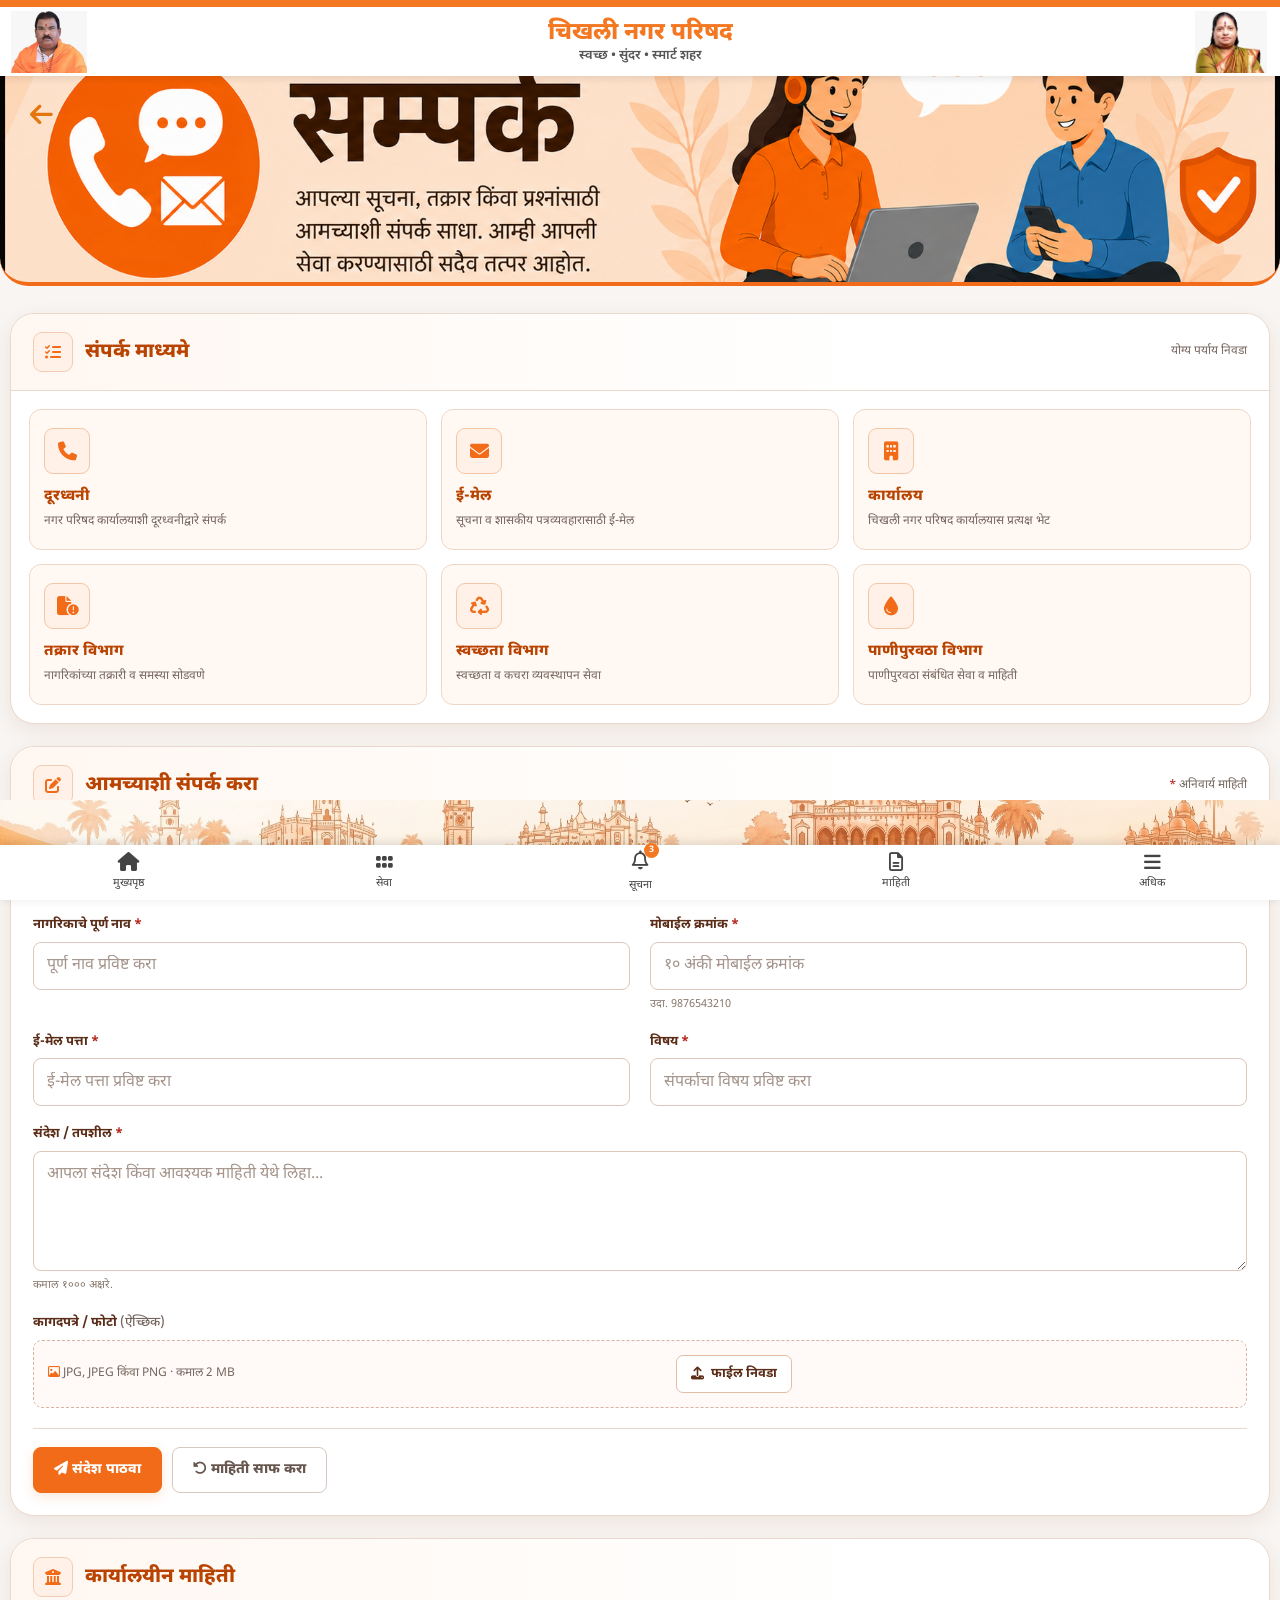
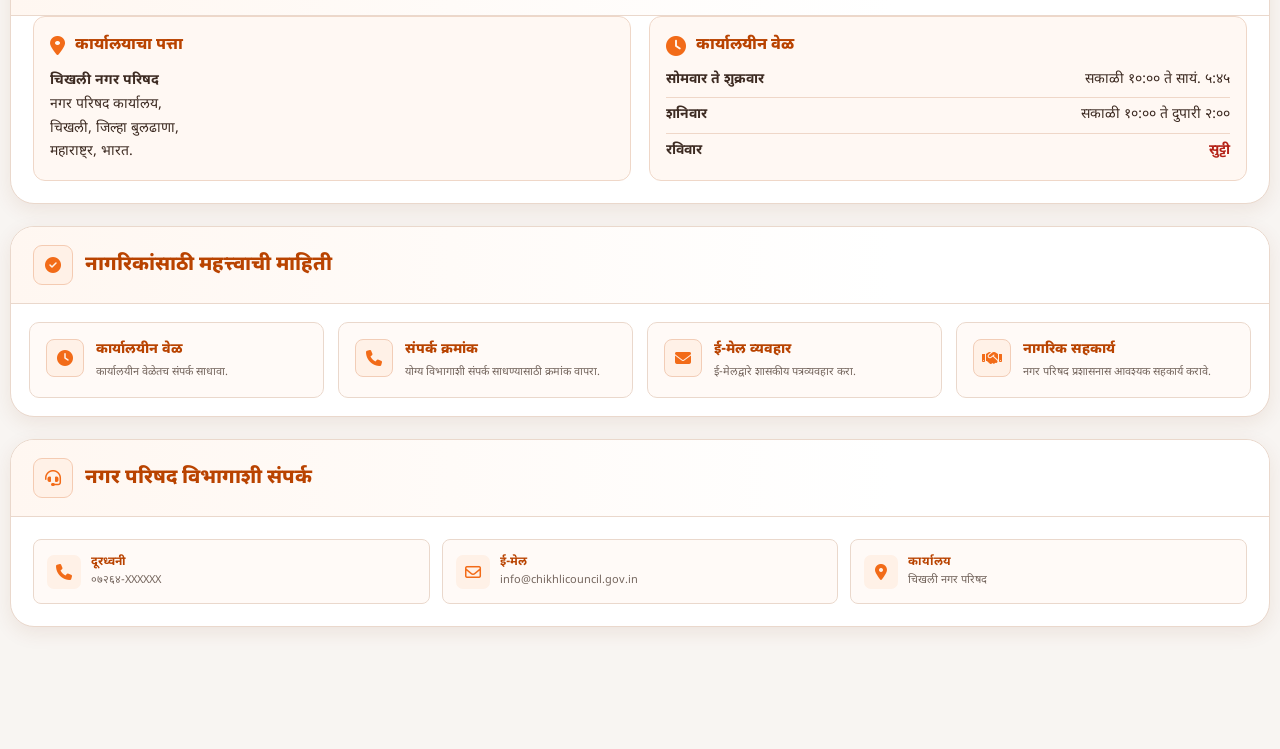
<file: sampark.html>
<!DOCTYPE html>
<html lang="mr">

<head>

    <meta charset="UTF-8">
    <meta name="viewport" content="width=device-width, initial-scale=1.0">

    <meta name="description" content="चिखली नगर परिषद - संपर्क माहिती व सेवा">

    <title>संपर्क | चिखली नगर परिषद</title>

    <!-- Google Font -->
    <link rel="preconnect" href="https://fonts.googleapis.com">
    <link rel="preconnect" href="https://fonts.gstatic.com" crossorigin>

    <link
        href="https://fonts.googleapis.com/css2?family=Noto+Sans+Devanagari:wght@400;500;600;700;800&display=swap"
        rel="stylesheet">

    <!-- Font Awesome -->
    <link
        rel="stylesheet"
        href="https://cdnjs.cloudflare.com/ajax/libs/font-awesome/6.5.2/css/all.min.css">

<style>

/* =========================================================
   ORANGE GOVERNMENT THEME
========================================================= */

:root {
    --orange: #f26b18;
    --orange-dark: #d9570b;
    --orange-deep: #b94300;
    --orange-light: #fff1e7;
    --orange-soft: #fff8f3;

    --text: #3d2b22;
    --muted: #75665e;

    --border: #ead8cc;

    --bg: #f8f5f2;
    --white: #ffffff;

    --success: #18794e;
    --danger: #b42318;

    --shadow: 0 6px 20px rgba(120, 55, 20, .09);

    --radius: 12px;
}


/* =========================================================
   RESET
========================================================= */

* {
    box-sizing: border-box;
    margin: 0;
    padding: 0;
}

html {
    scroll-behavior: smooth;
}

body {
    font-family: "Noto Sans Devanagari", sans-serif;
    background: var(--bg);
    color: var(--text);
    line-height: 1.6;
    overflow-x: hidden;
}

a {
    color: inherit;
}

button,
input,
select,
textarea {
    font: inherit;
}


/* =========================================================
   CARD HEADER
========================================================= */

.card-header {
    position: sticky !important;
    top: 0 !important;

    width: 100% !important;
    height: 210px !important;

    margin: 0 0 27px 0 !important;

    background-image: url("images/sampark.png");
    background-repeat: no-repeat;
    background-size: cover;
    background-position: center;

    border: 0 !important;
    border-bottom: 4px solid var(--orange) !important;

    border-radius: 0 0 28px 28px;

    overflow: hidden;

    z-index: 100 !important;
}


/* =========================================================
   BACK ARROW
   ONLY ARROW — NO WHITE BACKGROUND
========================================================= */

.complaint-header {
    position: sticky !important;
}

.header-back-btn {
    position: absolute !important;

    top: 18px !important;
    left: 20px !important;

    width: 42px !important;
    height: 42px !important;

    display: flex !important;
    align-items: center !important;
    justify-content: center !important;

    background: transparent !important;

    color: #e5760e !important;

    border: none !important;
    border-radius: 0 !important;

    text-decoration: none !important;

    font-size: 26px !important;

    box-shadow: none !important;

    z-index: 9999 !important;

    cursor: pointer;

    transition: all .25s ease;
}

.header-back-btn:hover {
    background: transparent !important;

    color: #ffe1cc !important;

    transform: translateX(-4px);
}

.header-back-btn:active {
    background: transparent !important;

    transform: translateX(-2px) scale(.92);
}

.header-back-btn i {
    pointer-events: none;
}


/* =========================================================
   SECTION
========================================================= */

.section {
    background: var(--white);

    border: 1px solid var(--border);

    border-radius: 24px;

    box-shadow: var(--shadow);

    margin: 0 10px 22px;

    overflow: hidden;
}


/* =========================================================
   SECTION HEADER
========================================================= */

.section-head {
    display: flex;
    align-items: center;

    gap: 12px;

    padding: 18px 22px;

    border-bottom: 1px solid var(--border);

    background:
        linear-gradient(
            90deg,
            #fff7f1 0%,
            #ffffff 70%
        );
}

.section-head i {
    width: 40px;
    height: 40px;

    display: grid;
    place-items: center;

    background: var(--orange-light);

    color: var(--orange);

    border: 1px solid #f4cbb2;

    border-radius: 9px;

    flex-shrink: 0;
}

.section-head h3 {
    color: var(--orange-deep);

    font-size: 20px;

    font-weight: 800;
}

.section-head p {
    margin-left: auto;

    color: var(--muted);

    font-size: 12px;
}


/* =========================================================
   SERVICES
========================================================= */

.services {
    display: grid;

    grid-template-columns: repeat(3, 1fr);

    gap: 14px;

    padding: 18px;
}

.service-card {
    display: block;

    padding: 18px 14px;

    background: var(--orange-soft);

    border: 1px solid #efd7c8;

    border-radius: 12px;

    text-decoration: none;

    transition: .25s ease;

    cursor: pointer;
}

.service-card:hover {
    border-color: var(--orange);

    background: #fff3e9;

    box-shadow:
        0 8px 22px rgba(242,107,24,.12);

    transform: translateY(-3px);
}

.service-icon {
    width: 46px;
    height: 46px;

    display: grid;
    place-items: center;

    background: var(--orange-light);

    color: var(--orange);

    border: 1px solid #f3c6a5;

    border-radius: 9px;

    margin-bottom: 11px;
}

.service-icon i {
    font-size: 19px;
}

.service-card h4 {
    color: var(--orange-deep);

    font-size: 15px;

    font-weight: 800;

    margin-bottom: 3px;
}

.service-card p {
    color: var(--muted);

    font-size: 12px;
}


/* =========================================================
   FORM
========================================================= */

.form-body {
    padding: 22px;
}


/* =========================================================
   NOTICE
========================================================= */

.notice {
    display: flex;

    align-items: flex-start;

    gap: 10px;

    padding: 13px 15px;

    margin-bottom: 20px;

    background: #fff8f3;

    border: 1px solid #efd8ca;

    border-left: 4px solid var(--orange);

    color: #66544b;

    font-size: 13px;

    border-radius: 7px;
}

.notice i {
    color: var(--orange);

    margin-top: 4px;
}


/* =========================================================
   FORM GRID
========================================================= */

.form-grid {
    display: grid;

    grid-template-columns: repeat(2, 1fr);

    gap: 18px 20px;
}

.form-group {
    display: flex;

    flex-direction: column;

    gap: 6px;
}

.full-width {
    grid-column: 1 / -1;
}

.form-group label {
    color: #5b2d18;

    font-size: 13px;

    font-weight: 700;
}

.required {
    color: var(--danger);
}


/* =========================================================
   INPUTS
========================================================= */

.field-control {
    width: 100%;

    min-height: 48px;

    padding: 10px 13px;

    border: 1px solid #dcc8bb;

    border-radius: 8px;

    background: #ffffff;

    color: var(--text);

    outline: none;

    transition: .2s ease;
}

.field-control::placeholder {
    color: #a4948b;
}

.field-control:hover {
    border-color: #d5a98c;
}

.field-control:focus {
    border-color: var(--orange);

    box-shadow:
        0 0 0 3px rgba(242,107,24,.12);

    background: #fffdfb;
}

textarea.field-control {
    min-height: 120px;

    resize: vertical;
}

select.field-control {
    cursor: pointer;
}

.help-text {
    color: #88776d;

    font-size: 11px;
}


/* =========================================================
   UPLOAD
========================================================= */

.upload-box {
    border: 1px dashed #d5b5a2;

    border-radius: 9px;

    background: #fffaf7;

    padding: 14px;

    display: flex;

    align-items: center;

    justify-content: space-between;

    gap: 12px;

    flex-wrap: wrap;
}

.upload-info {
    color: var(--muted);

    font-size: 12px;
}

.upload-info i {
    color: var(--orange);
}

.file-label {
    display: inline-flex;

    align-items: center;

    gap: 7px;

    padding: 8px 14px;

    border: 1px solid #e3bda4;

    border-radius: 7px;

    background: #fff;

    color: var(--orange-dark);

    font-size: 12px;

    font-weight: 800;

    cursor: pointer;

    transition: .2s ease;
}

.file-label:hover {
    background: var(--orange-light);

    border-color: var(--orange);
}


/* =========================================================
   FORM BUTTONS
========================================================= */

.form-actions {
    grid-column: 1 / -1;

    display: flex;

    gap: 10px;

    padding-top: 18px;

    border-top: 1px solid var(--border);

    margin-top: 2px;
}

.btn {
    min-height: 46px;

    padding: 10px 20px;

    border-radius: 8px;

    font-size: 14px;

    font-weight: 800;

    cursor: pointer;

    transition: .2s ease;
}

.btn-primary {
    border: 1px solid var(--orange);

    background: var(--orange);

    color: #ffffff;

    box-shadow:
        0 4px 12px rgba(242,107,24,.16);
}

.btn-primary:hover {
    background: var(--orange-dark);

    border-color: var(--orange-dark);

    transform: translateY(-1px);

    box-shadow:
        0 6px 18px rgba(242,107,24,.22);
}

.btn-secondary {
    border: 1px solid #d7c8bf;

    background: #ffffff;

    color: #66564d;
}

.btn-secondary:hover {
    background: #fff5ee;

    border-color: #e3b89d;

    color: var(--orange-dark);
}


/* =========================================================
   BENEFITS
========================================================= */

.benefits {
    display: grid;

    grid-template-columns: repeat(4, 1fr);

    gap: 14px;

    padding: 18px;
}

.benefit {
    padding: 16px;

    border: 1px solid #ead8cc;

    border-radius: 10px;

    background: #fffaf7;

    display: flex;

    gap: 12px;

    align-items: flex-start;
}

.benefit-icon {
    width: 38px;
    height: 38px;

    flex: 0 0 auto;

    display: grid;

    place-items: center;

    border-radius: 8px;

    background: var(--orange-light);

    color: var(--orange);

    border: 1px solid #f2cdb7;
}

.benefit h4 {
    color: var(--orange-deep);

    font-size: 14px;

    font-weight: 800;

    margin-bottom: 2px;
}

.benefit p {
    color: var(--muted);

    font-size: 11px;
}


/* =========================================================
   CONTACT
========================================================= */

.contact {
    padding: 22px;
}

.contact-grid {
    display: grid;

    grid-template-columns: repeat(3, 1fr);

    gap: 12px;
}

.contact-item {
    display: flex;

    align-items: center;

    gap: 10px;

    padding: 13px;

    border: 1px solid #ead8cc;

    border-radius: 8px;

    background: #fffaf7;
}

.contact-item i {
    width: 34px;
    height: 34px;

    display: grid;

    place-items: center;

    border-radius: 7px;

    background: var(--orange-light);

    color: var(--orange);
}

.contact-item strong {
    display: block;

    color: var(--orange-deep);

    font-size: 12px;
}

.contact-item span {
    display: block;

    color: var(--muted);

    font-size: 11px;

    word-break: break-word;
}


/* =========================================================
   CUSTOM DROPDOWN
========================================================= */

.custom-select-wrap {
    position: relative;

    width: 100%;
}

.custom-select-native {
    position: absolute !important;

    width: 1px !important;
    height: 1px !important;

    padding: 0 !important;
    margin: -1px !important;

    overflow: hidden !important;

    clip: rect(0,0,0,0) !important;

    white-space: nowrap !important;

    border: 0 !important;
}

.custom-select-trigger {
    width: 100%;

    min-height: 48px;

    padding: 10px 44px 10px 14px;

    border: 1px solid #dcc8bb;

    border-radius: 8px;

    background: linear-gradient(
        180deg,
        #ffffff 0%,
        #fff8f3 100%
    );

    color: var(--text);

    text-align: left;

    font-family: "Noto Sans Devanagari", sans-serif;

    font-size: 15px;

    font-weight: 500;

    cursor: pointer;

    position: relative;

    outline: none;

    transition: .2s ease;
}

.custom-select-trigger:hover {
    border-color: #dfa27c;

    background: #fffaf7;
}

.custom-select-wrap.open .custom-select-trigger {
    border-color: var(--orange);

    box-shadow:
        0 0 0 3px rgba(242,107,24,.12);

    background: #ffffff;
}

.custom-select-arrow {
    position: absolute;

    right: 15px;

    top: 50%;

    transform: translateY(-50%);

    color: #9b684d;

    font-size: 13px;

    pointer-events: none;

    transition: .25s ease;
}

.custom-select-wrap.open .custom-select-arrow {
    transform:
        translateY(-50%)
        rotate(180deg);

    color: var(--orange);
}

.custom-select-menu {
    position: absolute;

    z-index: 1000;

    left: 0;
    right: 0;

    top: calc(100% + 7px);

    max-height: 260px;

    overflow-y: auto;

    padding: 6px;

    border: 1px solid #e5c8b7;

    border-radius: 10px;

    background: rgba(255,255,255,.98);

    box-shadow:
        0 14px 35px rgba(120,55,20,.15),
        0 3px 10px rgba(120,55,20,.08);

    opacity: 0;

    visibility: hidden;

    transform:
        translateY(-8px)
        scale(.98);

    transform-origin: top center;

    transition:
        opacity .2s ease,
        transform .22s ease,
        visibility .22s;

    backdrop-filter: blur(8px);
}

.custom-select-wrap.open .custom-select-menu {
    opacity: 1;

    visibility: visible;

    transform:
        translateY(0)
        scale(1);
}

.custom-select-option {
    min-height: 40px;

    display: flex;

    align-items: center;

    padding: 8px 11px;

    border-radius: 7px;

    color: #5b321f;

    font-family: "Noto Sans Devanagari", sans-serif;

    font-size: 15px;

    font-weight: 500;

    cursor: pointer;

    transition: .15s ease;
}

.custom-select-option:hover {
    background: var(--orange-light);

    color: var(--orange-dark);

    transform: translateX(2px);
}

.custom-select-option.selected {
    background: #ffe3d1;

    color: var(--orange-dark);

    font-weight: 700;
}

.custom-select-option.selected::after {
    content: "✓";

    margin-left: auto;

    font-weight: 800;

    color: var(--orange);
}

.custom-select-menu::-webkit-scrollbar {
    width: 6px;
}

.custom-select-menu::-webkit-scrollbar-track {
    background: #fff2e9;

    border-radius: 10px;
}

.custom-select-menu::-webkit-scrollbar-thumb {
    background: #eabda0;

    border-radius: 10px;
}


/* =========================================================
   FOCUS
========================================================= */

:focus-visible {
    outline: 3px solid rgba(242,107,24,.25);

    outline-offset: 2px;
}


/* =========================================================
   RESPONSIVE 900px
========================================================= */

@media (max-width: 900px) {

    .services {
        grid-template-columns: repeat(2, 1fr);
    }

    .benefits {
        grid-template-columns: repeat(2, 1fr);
    }

    .contact-grid {
        grid-template-columns: 1fr;
    }
}


/* =========================================================
   RESPONSIVE 768px
========================================================= */

@media (max-width: 768px) {

    .card-header {
        height: 165px !important;

        border-radius:
            0 0 22px 22px;
    }

    .header-back-btn {
        top: 14px !important;
        left: 14px !important;

        width: 38px !important;
        height: 38px !important;

        font-size: 23px !important;
    }
}


/* =========================================================
   RESPONSIVE 650px
========================================================= */

@media (max-width: 650px) {

    .card-header {
        height: 145px !important;

        margin-bottom: 18px !important;

        border-radius:
            0 0 18px 18px;
    }

    .header-back-btn {
        top: 10px !important;
        left: 10px !important;

        width: 34px !important;
        height: 34px !important;

        font-size: 21px !important;
    }

    .section {
        margin-left: 8px;
        margin-right: 8px;

        border-radius: 18px;
    }

    .section-head {
        padding: 14px;
    }

    .section-head h3 {
        font-size: 17px;
    }

    .section-head p {
        display: none;
    }

    .services {
        grid-template-columns: 1fr 1fr;

        padding: 12px;

        gap: 10px;
    }

    .service-card {
        padding: 14px 11px;
    }

    .service-card h4 {
        font-size: 13px;
    }

    .service-card p {
        font-size: 10px;
    }

    .service-icon {
        width: 38px;
        height: 38px;

        margin-bottom: 8px;
    }

    .form-body {
        padding: 14px;
    }

    .form-grid {
        grid-template-columns: 1fr;

        gap: 14px;
    }

    .full-width {
        grid-column: auto;
    }

    .form-actions {
        grid-column: auto;

        flex-direction: column;
    }

    .btn {
        width: 100%;
    }

    .benefits {
        grid-template-columns: 1fr 1fr;

        padding: 12px;

        gap: 10px;
    }

    .benefit {
        padding: 12px;

        gap: 8px;
    }

    .contact {
        padding: 14px;
    }

    .custom-select-menu {
        max-height: 220px;
    }

    .custom-select-option {
        font-size: 14px;

        min-height: 42px;
    }
}


/* =========================================================
   RESPONSIVE 480px
========================================================= */

@media (max-width: 480px) {

    .card-header {
        height: 132px !important;
    }

    .header-back-btn {
        top: 9px !important;
        left: 9px !important;

        width: 32px !important;
        height: 32px !important;

        font-size: 20px !important;
    }

    .services {
        grid-template-columns: 1fr 1fr;
    }

    .benefits {
        grid-template-columns: 1fr 1fr;
    }

    .service-card {
        min-height: 145px;
    }
}


/* =========================================================
   VERY SMALL MOBILE
========================================================= */

@media (max-width: 390px) {

    .services,
    .benefits {
        grid-template-columns: 1fr;
    }

    .service-card {
        min-height: auto;
    }
}


/* =========================================================
   REDUCED MOTION
========================================================= */

@media (prefers-reduced-motion: reduce) {

    html {
        scroll-behavior: auto;
    }

    *,
    *::before,
    *::after {
        animation-duration: .01ms !important;

        animation-iteration-count: 1 !important;

        transition-duration: .01ms !important;
    }
}

</style>



</head>


<body>


<!-- =====================================================
     HEADER IMAGE
===================================================== -->


<div class="card-header complaint-header">

    <!-- BACK BUTTON -->
    <a href="javascript:history.back();"
       class="header-back-btn"
       title="मागे जा"
       aria-label="मागे जा">

        <i class="fa-solid fa-arrow-left"></i>

    </a>

</div>



    <!-- =================================================
         CONTACT SERVICES
    ================================================= -->

    <section
        class="section"
        aria-labelledby="services-title">


        <div class="section-head">

            <i
                class="fa-solid fa-list-check"
                aria-hidden="true">
            </i>

            <h3 id="services-title">
                संपर्क माध्यमे
            </h3>

            <p>
                योग्य पर्याय निवडा
            </p>

        </div>


        <div class="services">


            <!-- SERVICE 1 -->

            <a
                href="#contact-form"
                class="service-card"
                data-contact="दूरध्वनी">

                <div class="service-icon">

                    <i class="fa-solid fa-phone"></i>

                </div>

                <h4>
                    दूरध्वनी
                </h4>

                <p>
                    नगर परिषद कार्यालयाशी दूरध्वनीद्वारे संपर्क
                </p>

            </a>



            <!-- SERVICE 2 -->

            <a
                href="#contact-form"
                class="service-card"
                data-contact="ई-मेल">

                <div class="service-icon">

                    <i class="fa-solid fa-envelope"></i>

                </div>

                <h4>
                    ई-मेल
                </h4>

                <p>
                    सूचना व शासकीय पत्रव्यवहारासाठी ई-मेल
                </p>

            </a>



            <!-- SERVICE 3 -->

            <a
                href="#contact-form"
                class="service-card"
                data-contact="नगर परिषद कार्यालय">

                <div class="service-icon">

                    <i class="fa-solid fa-building"></i>

                </div>

                <h4>
                    कार्यालय
                </h4>

                <p>
                    चिखली नगर परिषद कार्यालयास प्रत्यक्ष भेट
                </p>

            </a>



            <!-- SERVICE 4 -->

            <a
                href="#contact-form"
                class="service-card"
                data-contact="तक्रार विभाग">

                <div class="service-icon">

                    <i class="fa-solid fa-file-circle-exclamation"></i>

                </div>

                <h4>
                    तक्रार विभाग
                </h4>

                <p>
                    नागरिकांच्या तक्रारी व समस्या सोडवणे
                </p>

            </a>



            <!-- SERVICE 5 -->

            <a
                href="#contact-form"
                class="service-card"
                data-contact="स्वच्छता विभाग">

                <div class="service-icon">

                    <i class="fa-solid fa-recycle"></i>

                </div>

                <h4>
                    स्वच्छता विभाग
                </h4>

                <p>
                    स्वच्छता व कचरा व्यवस्थापन सेवा
                </p>

            </a>



            <!-- SERVICE 6 -->

            <a
                href="#contact-form"
                class="service-card"
                data-contact="पाणीपुरवठा विभाग">

                <div class="service-icon">

                    <i class="fa-solid fa-droplet"></i>

                </div>

                <h4>
                    पाणीपुरवठा विभाग
                </h4>

                <p>
                    पाणीपुरवठा संबंधित सेवा व माहिती
                </p>

            </a>


        </div>

    </section>



    <!-- =================================================
         CONTACT FORM / INFORMATION
    ================================================= -->

    <section
        class="section"
        id="contact-form"
        aria-labelledby="form-title">


        <div class="section-head">

            <i
                class="fa-solid fa-pen-to-square"
                aria-hidden="true">
            </i>

            <h3 id="form-title">
                आमच्याशी संपर्क करा
            </h3>

            <p>
                <span class="required">*</span>
                अनिवार्य माहिती
            </p>

        </div>


        <div class="form-body">


            <!-- NOTICE -->

            <div class="notice">

                <i class="fa-solid fa-circle-info"></i>

                <div>

                    <strong>सूचना:</strong>

                    कृपया अचूक माहिती भरा.
                    चुकीची किंवा अपूर्ण माहिती दिल्यास
                    संपर्क प्रक्रियेत विलंब होऊ शकतो.

                </div>

            </div>



            <!-- FORM -->

            <form
                id="contactForm"
                action=""
                method="post"
                enctype="multipart/form-data">


                <div class="form-grid">


                    <!-- NAME -->

                    <div class="form-group">

                        <label for="name">

                            नागरिकाचे पूर्ण नाव

                            <span class="required">*</span>

                        </label>

                        <input
                            class="field-control"
                            id="name"
                            name="name"
                            type="text"
                            placeholder="पूर्ण नाव प्रविष्ट करा"
                            autocomplete="name"
                            minlength="2"
                            maxlength="100"
                            required>

                    </div>



                    <!-- MOBILE -->

                    <div class="form-group">

                        <label for="mobile">

                            मोबाईल क्रमांक

                            <span class="required">*</span>

                        </label>

                        <input
                            class="field-control"
                            id="mobile"
                            name="mobile"
                            type="tel"
                            placeholder="१० अंकी मोबाईल क्रमांक"
                            inputmode="numeric"
                            autocomplete="tel"
                            pattern="[6-9][0-9]{9}"
                            maxlength="10"
                            required>

                        <span class="help-text">
                            उदा. 9876543210
                        </span>

                    </div>



                    <!-- EMAIL -->

                    <div class="form-group">

                        <label for="email">

                            ई-मेल पत्ता

                            <span class="required">*</span>

                        </label>

                        <input
                            class="field-control"
                            id="email"
                            name="email"
                            type="email"
                            placeholder="ई-मेल पत्ता प्रविष्ट करा"
                            autocomplete="email"
                            required>

                    </div>



                    <!-- SUBJECT -->

                    <div class="form-group">

                        <label for="subject">

                            विषय

                            <span class="required">*</span>

                        </label>

                        <input
                            class="field-control"
                            id="subject"
                            name="subject"
                            type="text"
                            placeholder="संपर्काचा विषय प्रविष्ट करा"
                            maxlength="100"
                            required>

                    </div>



                    <!-- MESSAGE -->

                    <div class="form-group full-width">

                        <label for="message">

                            संदेश / तपशील

                            <span class="required">*</span>

                        </label>

                        <textarea
                            class="field-control"
                            id="message"
                            name="message"
                            placeholder="आपला संदेश किंवा आवश्यक माहिती येथे लिहा..."
                            minlength="10"
                            maxlength="1000"
                            required></textarea>

                        <span class="help-text">
                            कमाल १००० अक्षरे.
                        </span>

                    </div>



                    <!-- PHOTO -->

                    <div class="form-group full-width">

                        <label for="photo">

                            कागदपत्रे / फोटो

                            <span
                                style="font-weight:500;color:var(--muted)">

                                (ऐच्छिक)

                            </span>

                        </label>


                        <div class="upload-box">


                            <span class="upload-info">

                                <i class="fa-regular fa-image"></i>

                                JPG, JPEG किंवा PNG
                                · कमाल 2 MB

                            </span>


                            <label
                                class="file-label"
                                for="photo">

                                <i class="fa-solid fa-upload"></i>

                                फाईल निवडा

                            </label>


                            <input
                                id="photo"
                                name="photo"
                                type="file"
                                accept=".jpg,.jpeg,.png,image/jpeg,image/png"
                                hidden>


                            <span
                                id="fileName"
                                class="help-text">
                            </span>


                        </div>

                    </div>



                    <!-- ACTIONS -->

                    <div class="form-actions">


                        <button
                            type="submit"
                            class="btn btn-primary">

                            <i class="fa-solid fa-paper-plane"></i>

                            संदेश पाठवा

                        </button>


                        <button
                            type="reset"
                            class="btn btn-secondary">

                            <i class="fa-solid fa-rotate-left"></i>

                            माहिती साफ करा

                        </button>


                    </div>


                </div>

            </form>

        </div>

    </section>



    <!-- =================================================
         OFFICE INFORMATION
    ================================================= -->

    <section
        class="section"
        aria-labelledby="office-title">


        <div class="section-head">

            <i
                class="fa-solid fa-building-columns"
                aria-hidden="true">
            </i>

            <h3 id="office-title">
                कार्यालयीन माहिती
            </h3>

        </div>


        <div class="form-body" style="padding-top:0;">

            <div style="display:grid; grid-template-columns:1fr 1fr; gap:18px;">

                <!-- ADDRESS -->

                <div style="background:var(--orange-soft); border:1px solid #efd7c8; border-radius:12px; padding:16px;">

                    <div style="display:flex; align-items:center; gap:10px; margin-bottom:10px;">

                        <i class="fa-solid fa-location-dot" style="color:var(--orange); font-size:20px;"></i>

                        <h4 style="color:var(--orange-deep); font-size:16px; font-weight:800;">
                            कार्यालयाचा पत्ता
                        </h4>

                    </div>

                    <p style="color:var(--text); font-size:14px; line-height:1.7;">
                        <strong>चिखली नगर परिषद</strong><br>
                        नगर परिषद कार्यालय,<br>
                        चिखली, जिल्हा बुलढाणा,<br>
                        महाराष्ट्र, भारत.
                    </p>

                </div>

                <!-- OFFICE HOURS -->

                <div style="background:var(--orange-soft); border:1px solid #efd7c8; border-radius:12px; padding:16px;">

                    <div style="display:flex; align-items:center; gap:10px; margin-bottom:10px;">

                        <i class="fa-solid fa-clock" style="color:var(--orange); font-size:20px;"></i>

                        <h4 style="color:var(--orange-deep); font-size:16px; font-weight:800;">
                            कार्यालयीन वेळ
                        </h4>

                    </div>

                    <div style="display:flex; flex-direction:column; gap:6px;">

                        <div style="display:flex; justify-content:space-between; font-size:14px; color:var(--text); border-bottom:1px solid #efd7c8; padding-bottom:6px;">
                            <strong>सोमवार ते शुक्रवार</strong>
                            <span>सकाळी १०:०० ते सायं. ५:४५</span>
                        </div>

                        <div style="display:flex; justify-content:space-between; font-size:14px; color:var(--text); border-bottom:1px solid #efd7c8; padding-bottom:6px;">
                            <strong>शनिवार</strong>
                            <span>सकाळी १०:०० ते दुपारी २:००</span>
                        </div>

                        <div style="display:flex; justify-content:space-between; font-size:14px; color:var(--text);">
                            <strong>रविवार</strong>
                            <span style="color:var(--danger); font-weight:700;">सुट्टी</span>
                        </div>

                    </div>

                </div>

            </div>

        </div>

    </section>



    <!-- =================================================
         BENEFITS
    ================================================= -->

    <section
        class="section"
        aria-labelledby="process-title">


        <div class="section-head">

            <i
                class="fa-solid fa-circle-check"
                aria-hidden="true">
            </i>

            <h3 id="process-title">
                नागरिकांसाठी महत्त्वाची माहिती
            </h3>

        </div>


        <div class="benefits">


            <div class="benefit">

                <div class="benefit-icon">

                    <i class="fa-solid fa-clock"></i>

                </div>

                <div>

                    <h4>
                        कार्यालयीन वेळ
                    </h4>

                    <p>
                        कार्यालयीन वेळेतच संपर्क साधावा.
                    </p>

                </div>

            </div>



            <div class="benefit">

                <div class="benefit-icon">

                    <i class="fa-solid fa-phone"></i>

                </div>

                <div>

                    <h4>
                        संपर्क क्रमांक
                    </h4>

                    <p>
                        योग्य विभागाशी संपर्क साधण्यासाठी क्रमांक वापरा.
                    </p>

                </div>

            </div>



            <div class="benefit">

                <div class="benefit-icon">

                    <i class="fa-solid fa-envelope"></i>

                </div>

                <div>

                    <h4>
                        ई-मेल व्यवहार
                    </h4>

                    <p>
                        ई-मेलद्वारे शासकीय पत्रव्यवहार करा.
                    </p>

                </div>

            </div>



            <div class="benefit">

                <div class="benefit-icon">

                    <i class="fa-solid fa-handshake"></i>

                </div>

                <div>

                    <h4>
                        नागरिक सहकार्य
                    </h4>

                    <p>
                        नगर परिषद प्रशासनास आवश्यक सहकार्य करावे.
                    </p>

                </div>

            </div>


        </div>

    </section>



    <!-- =================================================
         CONTACT DETAILS
    ================================================= -->

    <section
        class="section"
        aria-labelledby="contact-title">


        <div class="section-head">

            <i
                class="fa-solid fa-headset"
                aria-hidden="true">
            </i>

            <h3 id="contact-title">
                नगर परिषद विभागाशी संपर्क
            </h3>

        </div>


        <div class="contact">


            <div class="contact-grid">


                <div class="contact-item">

                    <i class="fa-solid fa-phone"></i>

                    <div>

                        <strong>
                            दूरध्वनी
                        </strong>

                        <span>
                            ०७२६४-XXXXXX
                        </span>

                    </div>

                </div>



                <div class="contact-item">

                    <i class="fa-regular fa-envelope"></i>

                    <div>

                        <strong>
                            ई-मेल
                        </strong>

                        <span>
                            info@chikhlicouncil.gov.in
                        </span>

                    </div>

                </div>



                <div class="contact-item">

                    <i class="fa-solid fa-location-dot"></i>

                    <div>

                        <strong>
                            कार्यालय
                        </strong>

                        <span>
                            चिखली नगर परिषद
                        </span>

                    </div>

                </div>


            </div>

        </div>

    </section>


</div>



<!-- =====================================================
     JAVASCRIPT
===================================================== -->

<script>


/* =========================================================
   FORM ELEMENTS
========================================================= */

const form =
    document.getElementById("contactForm");

const fileInput =
    document.getElementById("photo");

const fileName =
    document.getElementById("fileName");


/* =========================================================
   FILE UPLOAD
========================================================= */

fileInput.addEventListener(
    "change",
    () => {


        fileName.textContent = "";


        if (!fileInput.files.length) {
            return;
        }


        const file =
            fileInput.files[0];


        const allowed = [
            "image/jpeg",
            "image/png"
        ];


        /* File type */

        if (!allowed.includes(file.type)) {

            alert(
                "कृपया JPG, JPEG किंवा PNG फाईल निवडा."
            );


            fileInput.value = "";

            return;
        }


        /* File size */

        if (
            file.size >
            2 * 1024 * 1024
        ) {

            alert(
                "फाईलचा आकार 2 MB पेक्षा कमी असावा."
            );


            fileInput.value = "";

            return;
        }


        fileName.textContent =
            file.name;

    }
);


/* =========================================================
   FORM RESET
========================================================= */

form.addEventListener(
    "reset",
    () => {

        setTimeout(
            () => {

                fileName.textContent = "";

            },
            0
        );

    }
);


/* =========================================================
   FORM SUBMIT
========================================================= */

form.addEventListener(
    "submit",
    event => {

        if (!form.checkValidity()) {
            return;
        }

        /*
            इथे PHP / backend endpoint जोडू शकतेस.

            उदाहरण:

            action="submit_contact.php"
        */

    }
);

</script>


<script src="common.js"></script>


</body>
</html>
</file>
